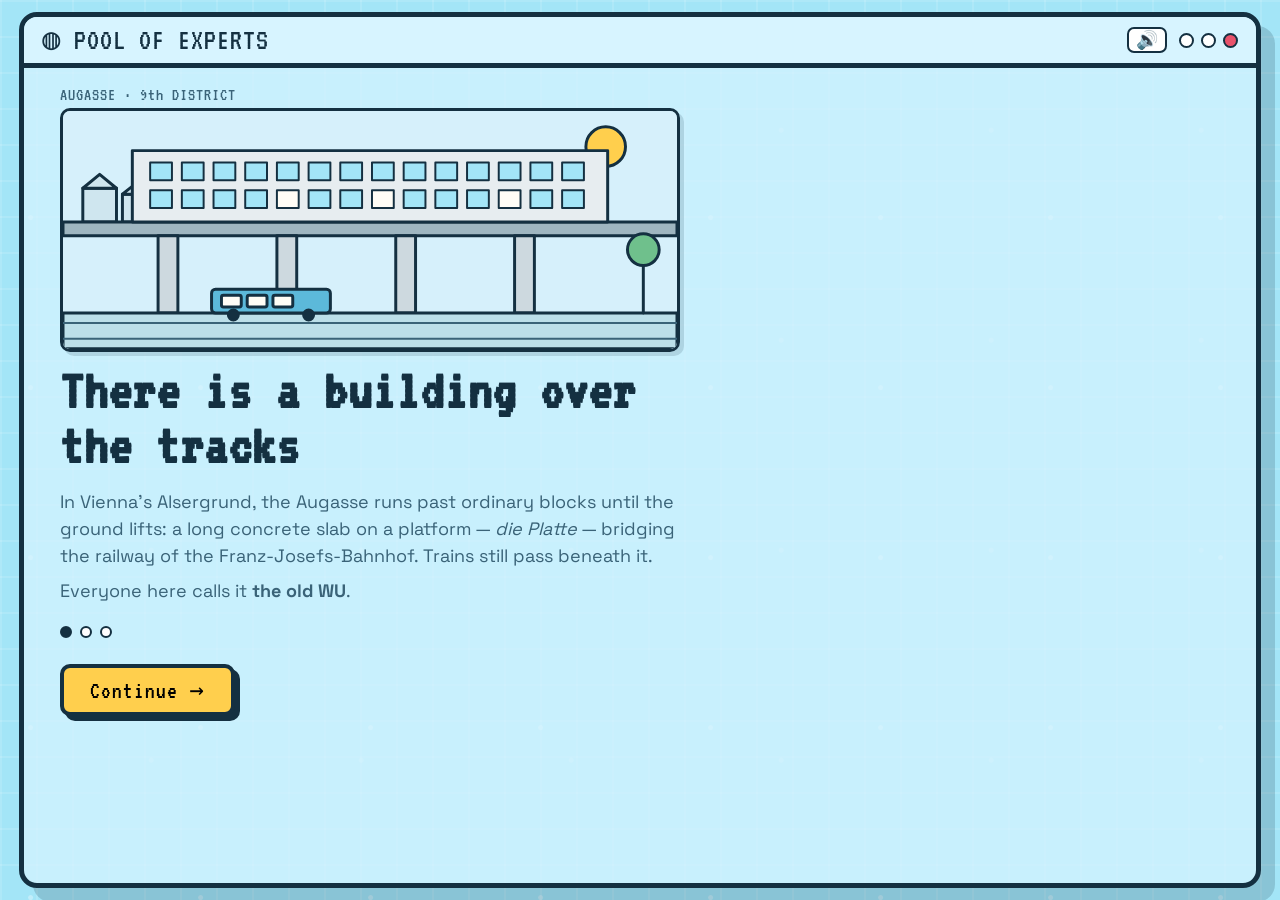
<file: index.html>
<!DOCTYPE html>
<html lang="en">
<head>
<meta charset="UTF-8">
<meta name="viewport" content="width=device-width, initial-scale=1.0">
<title>Pool of Experts</title>
<link href="https://fonts.googleapis.com/css2?family=VT323&family=Space+Grotesk:wght@400;500;700&display=swap" rel="stylesheet">
<link rel="stylesheet" href="style.css?v=20260913-1">
</head>
<body>
<div class="frame">
  <div class="titlebar">
    <span class="logo">◍ POOL OF EXPERTS</span>
    <span class="tag"></span>
    <button class="mute" id="mute" type="button" aria-pressed="false" title="Sound on/off">🔊</button>
    <span class="dots"><i></i><i></i><i></i></span>
  </div>
  <div class="hud" id="hud" style="display:none">
    <button class="gauge money-gauge" id="g-money" type="button" aria-expanded="false" aria-controls="budget-panel">
      <span class="k">💶 Budget <span class="caret">▾</span></span>
      <span class="v" id="hud-money">€3,000,000</span>
      <span class="sub" id="hud-spent">nothing spent yet</span>
    </button>
    <div class="gauge time-gauge" id="g-time" hidden>
      <div class="k">📅 Schedule</div>
      <div class="v" id="hud-weeks">on time</div>
      <div class="sub" id="hud-deadline">deadline: 01 Mar 2027</div>
    </div>
    <div class="gauge rep" id="g-rep" hidden>
      <div class="k">Reputation</div>
      <div class="v" id="hud-repword">Solid</div>
      <div class="bar"><div class="fill" id="hud-repfill" style="width:100%"></div></div>
    </div>
  </div>
  <div class="budget-panel" id="budget-panel" hidden>
    <div class="bstack" id="budget-stack"></div>
    <ul class="legend" id="budget-legend"></ul>
  </div>
  <div class="feed" id="feed" style="display:none">
    <span class="src">Quiet news day</span> — nothing in the papers yet.
  </div>
  <div class="phasebar" id="phasebar"></div>
  <div class="stage" id="stage"></div>
</div>
<script src="data.js?v=20260913-1"></script>
<script src="rules.js?v=20260913-1"></script>
<script src="art.js?v=20260913-1"></script>
<script src="sound.js?v=20260913-1"></script>
<script src="game.js?v=20260913-1"></script>
<script>start();</script>
</body>
</html>
</file>
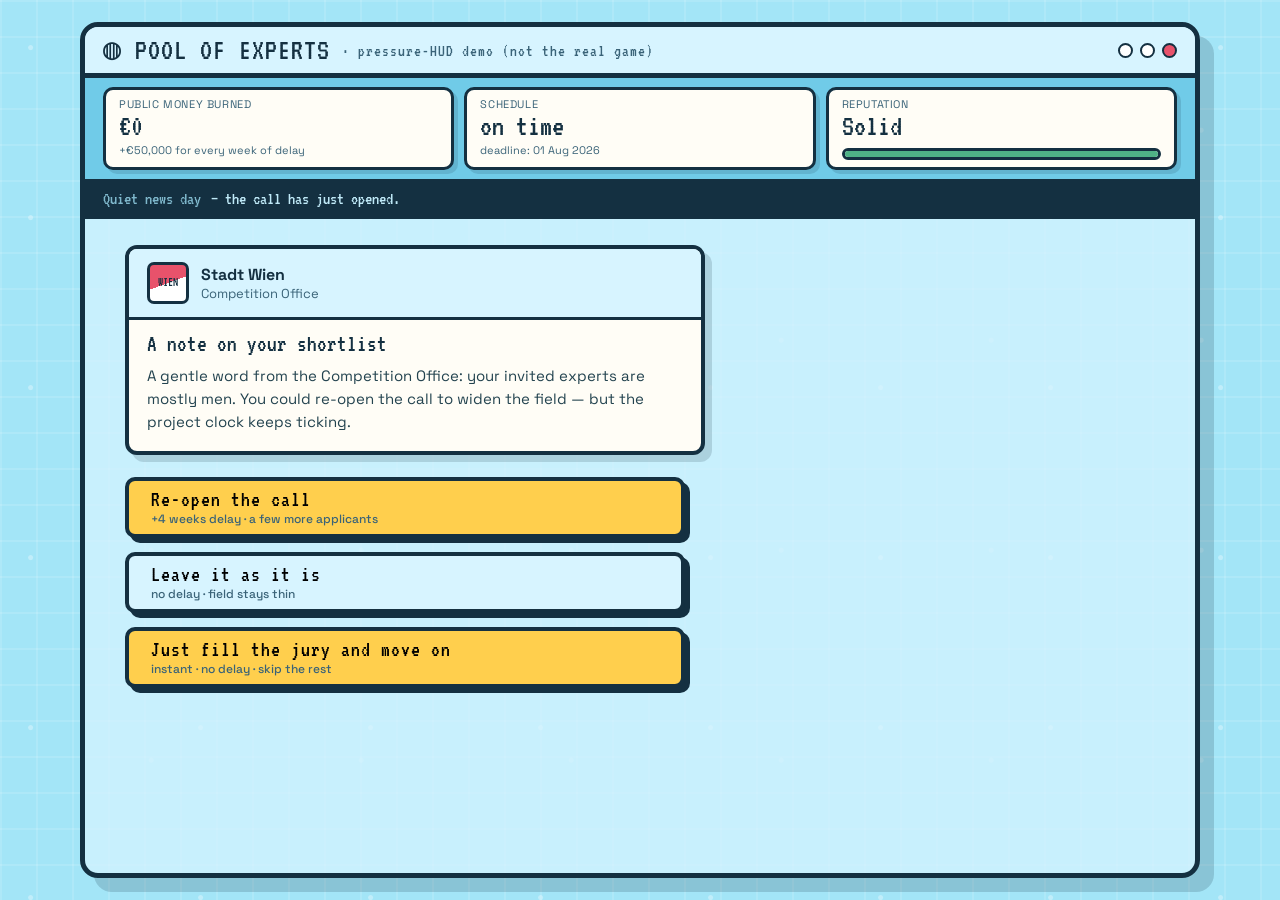
<file: demo-pressure-hud.html>
<!DOCTYPE html>
<html lang="en">
<head>
<meta charset="UTF-8">
<meta name="viewport" content="width=device-width, initial-scale=1.0">
<title>Pool of Experts — Pressure HUD demo</title>
<link href="https://fonts.googleapis.com/css2?family=VT323&family=Space+Grotesk:wght@400;500;700&display=swap" rel="stylesheet">
<style>
:root{
  --water:#a3e5f7; --water-deep:#5cb9da; --ui:#d7f4ff; --ui-head:#70cbe8;
  --pink:#ffc2df; --pink-card:#ffe1ef; --gold:#ffcf4d; --gold-deep:#e8a200;
  --warn:#ff8a5c; --danger:#e8526b; --ink:#143041; --ink-soft:#3a6378;
  --paper:#fffdf6; --ok:#4fb286; --line:#bfe0ec;
}
*{box-sizing:border-box;margin:0;padding:0}
html,body{height:100%}
body{
  font-family:'Space Grotesk',system-ui,sans-serif;color:var(--ink);background:var(--water);
  background-image:
    radial-gradient(circle at 18% 28%, rgba(255,255,255,.32) 0 2px, transparent 3px),
    radial-gradient(circle at 72% 62%, rgba(255,255,255,.22) 0 2px, transparent 3px),
    linear-gradient(rgba(255,255,255,.12) 2px, transparent 2px),
    linear-gradient(90deg, rgba(255,255,255,.12) 2px, transparent 2px);
  background-size:170px 170px,210px 210px,36px 36px,36px 36px;
  min-height:100vh;display:flex;flex-direction:column;
}
img{image-rendering:pixelated}

.frame{width:min(1120px,95vw);margin:22px auto;flex:1;background:rgba(215,244,255,.72);
  border:5px solid var(--ink);border-radius:18px;box-shadow:14px 14px 0 rgba(20,48,65,.18);
  display:flex;flex-direction:column;overflow:hidden}
.titlebar{font-family:'VT323',monospace;background:var(--ui);border-bottom:5px solid var(--ink);
  padding:8px 18px;display:flex;align-items:center;gap:12px;letter-spacing:1px}
.titlebar .logo{font-size:30px;line-height:1}
.titlebar .tag{font-size:17px;color:var(--ink-soft)}
.titlebar .dots{margin-left:auto;display:flex;gap:7px}
.titlebar .dots i{width:15px;height:15px;border:2px solid var(--ink);border-radius:50%;background:#fff}
.titlebar .dots i:last-child{background:var(--danger)}

/* ---- HUD (new, styled to match) ---- */
.hud{display:flex;gap:10px;padding:9px 18px;background:var(--ui-head);
  border-bottom:5px solid var(--ink);flex-wrap:wrap}
.gauge{flex:1;min-width:170px;background:var(--paper);border:3px solid var(--ink);border-radius:10px;
  padding:7px 13px;box-shadow:4px 4px 0 rgba(20,48,65,.14)}
.gauge .k{font-size:11px;color:var(--ink-soft);text-transform:uppercase;letter-spacing:.6px}
.gauge .v{font-family:'VT323',monospace;font-size:30px;line-height:1.05}
.gauge .sub{font-size:11px;color:var(--ink-soft)}
.gauge.flash{animation:flash .5s ease}
@keyframes flash{0%{background:#fff4d6}100%{background:var(--paper)}}
.rep .bar{height:12px;border:3px solid var(--ink);border-radius:6px;background:#fff;margin-top:5px;overflow:hidden}
.rep .fill{height:100%;background:var(--ok);transition:width .4s ease,background .4s ease}

/* ---- PR feed ---- */
.feed{font-family:'VT323',monospace;font-size:18px;background:var(--ink);color:#bfe9f7;
  padding:6px 18px;display:flex;gap:10px;align-items:center;border-bottom:5px solid var(--ink)}
.feed b{color:var(--gold)}.feed .src{color:#7fb8cc}

.stage{flex:1;padding:26px clamp(16px,4vw,40px);overflow-y:auto}

/* ---- buttons (from original) ---- */
.btn{font-family:'VT323',monospace;font-size:22px;letter-spacing:1px;cursor:pointer;
  background:var(--gold);border:4px solid var(--ink);border-radius:10px;padding:7px 22px;
  box-shadow:5px 5px 0 var(--ink);transition:transform .05s,box-shadow .05s;text-align:left}
.btn:hover{transform:translate(2px,2px);box-shadow:3px 3px 0 var(--ink)}
.btn:active{transform:translate(5px,5px);box-shadow:0 0 0 var(--ink)}
.btn.ghost{background:var(--ui)}
.btn .cost{display:block;font-family:'Space Grotesk';font-size:12px;letter-spacing:0;
  color:var(--ink-soft);font-weight:500;margin-top:1px}
.btnbar{display:flex;gap:14px;flex-wrap:wrap;margin-top:22px;align-items:stretch}
.btnbar.col{flex-direction:column;align-items:flex-start}
.btnbar.col .btn{width:100%;max-width:560px}

/* ---- Vienna mail / brief (from original) ---- */
.mail{max-width:580px;background:var(--paper);border:4px solid var(--ink);border-radius:12px;
  box-shadow:7px 7px 0 rgba(20,48,65,.16);overflow:hidden}
.mail .from{display:flex;align-items:center;gap:12px;padding:13px 18px;background:var(--ui);border-bottom:3px solid var(--ink)}
.mail .crest{width:42px;height:42px;flex:0 0 auto;border:3px solid var(--ink);border-radius:7px;
  background:linear-gradient(160deg,#e8526b 0 50%,#fff 50% 100%);display:flex;align-items:center;
  justify-content:center;font-family:'VT323',monospace;font-size:13px;line-height:.9;text-align:center;color:var(--ink)}
.mail .who{font-weight:700}
.mail .who small{display:block;font-weight:400;color:var(--ink-soft);font-size:13px}
.mail .subject{padding:12px 18px 4px;font-family:'VT323',monospace;font-size:24px}
.mail .body{padding:4px 18px 18px;font-size:15px;line-height:1.55;color:#23434f}

/* ---- application/dilemma card (from original) ---- */
.appcard{background:var(--paper);border:3px solid var(--ink);border-radius:12px;padding:18px 20px;
  max-width:620px;box-shadow:6px 6px 0 rgba(20,48,65,.16)}
.appcard .badge{display:inline-block;font-family:'VT323',monospace;font-size:16px;background:var(--ui-head);
  border:2px solid var(--ink);border-radius:6px;padding:0 9px;margin-bottom:8px}
.appcard h2{font-family:'VT323',monospace;font-size:30px;margin-bottom:8px}
.appcard p{font-size:15px;line-height:1.55;color:#23434f;max-width:60ch}
.art{border:3px solid var(--ink);border-radius:10px;overflow:hidden;margin-bottom:12px;box-shadow:4px 4px 0 rgba(20,48,65,.14)}
.art svg{display:block;width:100%;height:auto}

.verdict{background:var(--paper);border:3px solid var(--ink);border-radius:10px;padding:16px 20px;
  max-width:60ch;box-shadow:5px 5px 0 rgba(20,48,65,.15)}
.verdict .tagline{font-family:'VT323',monospace;font-size:26px;margin-bottom:8px}
h1{font-family:'VT323',monospace;font-size:clamp(30px,5vw,46px);line-height:.95;margin-bottom:12px}
</style>
</head>
<body>
<div class="frame">
  <div class="titlebar">
    <span class="logo">◍ POOL OF EXPERTS</span>
    <span class="tag">· pressure-HUD demo (not the real game)</span>
    <span class="dots"><i></i><i></i><i></i></span>
  </div>

  <div class="hud">
    <div class="gauge" id="g-money">
      <div class="k">Public money burned</div>
      <div class="v" id="money">€0</div>
      <div class="sub">+€50,000 for every week of delay</div>
    </div>
    <div class="gauge" id="g-time">
      <div class="k">Schedule</div>
      <div class="v" id="weeks">on time</div>
      <div class="sub" id="deadline">deadline: 01 Aug 2026</div>
    </div>
    <div class="gauge rep" id="g-rep">
      <div class="k">Reputation</div>
      <div class="v" id="repword">Solid</div>
      <div class="bar"><div class="fill" id="repfill" style="width:100%"></div></div>
    </div>
  </div>

  <div class="feed" id="feed"><span class="src">Quiet news day</span> — the call has just opened.</div>
  <div class="stage" id="stage"></div>
</div>

<script>
const WEEK_COST = 50000;
const state = { weeks:0, rep:100, invited:6, women:1, idx:0 };
const fmtEuro = n => "€" + n.toLocaleString("en-GB");

function deadlineStr(){
  const d=new Date(2026,7,1); d.setDate(d.getDate()+state.weeks*7);
  return "deadline: "+d.toLocaleDateString("en-GB",{day:"2-digit",month:"short",year:"numeric"});
}
const repWord = ()=> state.rep>=80?"Solid":state.rep>=55?"Shaky":state.rep>=30?"Damaged":"In crisis";
const repColor= ()=> state.rep>=80?"var(--ok)":state.rep>=55?"var(--gold)":state.rep>=30?"var(--warn)":"var(--danger)";
function flash(id){const g=document.getElementById(id);g.classList.remove("flash");void g.offsetWidth;g.classList.add("flash");}
function renderHUD(){
  document.getElementById("money").textContent=fmtEuro(state.weeks*WEEK_COST);
  document.getElementById("weeks").textContent=state.weeks?"+"+state.weeks+"w late":"on time";
  document.getElementById("deadline").textContent=deadlineStr();
  document.getElementById("repword").textContent=repWord();
  const f=document.getElementById("repfill");f.style.width=state.rep+"%";f.style.background=repColor();
}
function setFeed(src,text){document.getElementById("feed").innerHTML=`<span class="src">${src}</span> — <b>${text}</b>`;}
function apply({weeks=0,rep=0,women=0,invited=0,src,head}){
  if(weeks){state.weeks+=weeks;flash("g-money");flash("g-time");}
  if(rep){state.rep=Math.max(0,Math.min(100,state.rep+rep));flash("g-rep");}
  state.women+=women;state.invited+=invited;renderHUD();
  if(head) setFeed(src||"Stadt Wien",head);
}

/* ---------- art: kitchenette + Austrian tabloid ---------- */
const KITCHEN = `<svg viewBox="0 0 620 200" xmlns="http://www.w3.org/2000/svg" role="img" aria-label="A colleague leaning over the kitchenette counter with two coffees">
  <g stroke="#143041" stroke-width="3" stroke-linejoin="round" stroke-linecap="round">
    <rect x="0" y="0" width="620" height="200" fill="#e8f7fd" stroke="none"/>
    <g stroke="#bfe0ec" stroke-width="2">
      <line x1="40" y1="0" x2="40" y2="150"/><line x1="120" y1="0" x2="120" y2="150"/>
      <line x1="200" y1="0" x2="200" y2="150"/><line x1="280" y1="0" x2="280" y2="150"/>
      <line x1="360" y1="0" x2="360" y2="150"/><line x1="440" y1="0" x2="440" y2="150"/>
      <line x1="520" y1="0" x2="520" y2="150"/>
      <line x1="0" y1="38" x2="620" y2="38"/><line x1="0" y1="76" x2="620" y2="76"/><line x1="0" y1="114" x2="620" y2="114"/>
    </g>
    <rect x="42" y="58" width="74" height="92" rx="8" fill="#fffdf6"/>
    <rect x="42" y="58" width="74" height="20" rx="8" fill="#5cb9da"/>
    <circle cx="100" cy="92" r="7" fill="#ffcf4d"/>
    <rect x="66" y="104" width="26" height="8" rx="3" fill="#3a6378"/>
    <rect x="70" y="120" width="20" height="22" rx="3" fill="#ffc2df"/>
    <path d="M250 96 q-4 -12 4 -22" fill="none" stroke="#9fc7d6"/>
    <path d="M262 96 q4 -12 -4 -22" fill="none" stroke="#9fc7d6"/>
    <rect x="240" y="98" width="34" height="30" rx="5" fill="#ffc2df"/>
    <path d="M274 104 q16 2 0 18" fill="none"/>
    <path d="M300 96 q-4 -12 4 -22" fill="none" stroke="#9fc7d6"/>
    <rect x="292" y="100" width="32" height="28" rx="5" fill="#fffdf6"/>
    <path d="M324 106 q15 2 0 16" fill="none"/>
    <path d="M430 150 v-34 q0 -30 30 -30 h26 q30 0 30 30 v34 z" fill="#5cb9da"/>
    <path d="M430 132 q-26 4 -30 18" fill="#5cb9da"/>
    <circle cx="476" cy="64" r="26" fill="#ffe1ef"/>
    <path d="M452 58 q4 -28 30 -24 q24 2 18 26 q-10 -12 -26 -8 q-14 2 -22 6 z" fill="#3a6378"/>
    <circle cx="468" cy="64" r="2.5" fill="#143041" stroke="none"/>
    <circle cx="484" cy="64" r="2.5" fill="#143041" stroke="none"/>
    <path d="M468 74 q8 7 16 0" fill="none"/>
    <rect x="406" y="28" width="58" height="30" rx="10" fill="#fffdf6"/>
    <path d="M430 58 l-8 12 l16 -8 z" fill="#fffdf6"/>
    <circle cx="422" cy="43" r="2.5" fill="#143041" stroke="none"/>
    <circle cx="435" cy="43" r="2.5" fill="#143041" stroke="none"/>
    <circle cx="448" cy="43" r="2.5" fill="#143041" stroke="none"/>
    <rect x="0" y="148" width="620" height="52" fill="#70cbe8"/>
    <line x1="0" y1="160" x2="620" y2="160" stroke="#3a6378" stroke-width="2"/>
  </g></svg>`;

/* Alte Donau — many people at the water (teaser for the final pool) */
const ALTEDONAU = `<svg viewBox="0 0 620 200" xmlns="http://www.w3.org/2000/svg" role="img" aria-label="Crowds swimming and lounging at the Alte Donau on a summer day, the Donauturm in the background">
  <rect x="0" y="0" width="620" height="200" fill="#d6f0fb"/>
  <circle cx="548" cy="34" r="22" fill="#ffcf4d" stroke="#143041" stroke-width="3"/>
  <g stroke="#143041" stroke-width="3" stroke-linejoin="round" stroke-linecap="round">
    <rect x="0" y="82" width="620" height="22" fill="#8bd0a0" stroke="none"/>
    <!-- Donauturm -->
    <path d="M108 96 L112 40 M112 40 L116 96" fill="none"/>
    <ellipse cx="112" cy="44" rx="17" ry="7" fill="#d7f4ff"/>
    <line x1="112" y1="37" x2="112" y2="28"/>
    <!-- trees -->
    <line x1="206" y1="92" x2="206" y2="80"/><circle cx="206" cy="74" r="12" fill="#6fc08c"/>
    <line x1="250" y1="92" x2="250" y2="82"/><circle cx="250" cy="78" r="10" fill="#6fc08c"/>
    <line x1="420" y1="92" x2="420" y2="80"/><circle cx="420" cy="74" r="12" fill="#6fc08c"/>
    <!-- water -->
    <rect x="0" y="100" width="620" height="100" fill="#5cb9da" stroke="none"/>
    <!-- swimmers (heads in the water — teaser for the pool) -->
    <g>
      <circle cx="70" cy="126" r="9" fill="#ffe1ef"/><path d="M58 132 q12 8 24 0" fill="none" stroke-width="2"/>
      <circle cx="150" cy="138" r="9" fill="#ffd9c2"/><path d="M138 144 q12 8 24 0" fill="none" stroke-width="2"/>
      <circle cx="225" cy="128" r="9" fill="#ffe1ef"/><path d="M213 134 q12 8 24 0" fill="none" stroke-width="2"/>
      <circle cx="470" cy="132" r="9" fill="#ffd9c2"/><path d="M458 138 q12 8 24 0" fill="none" stroke-width="2"/>
      <circle cx="540" cy="146" r="9" fill="#ffe1ef"/><path d="M528 152 q12 8 24 0" fill="none" stroke-width="2"/>
      <circle cx="370" cy="150" r="9" fill="#ffd9c2"/><path d="M358 156 q12 8 24 0" fill="none" stroke-width="2"/>
    </g>
    <!-- pedal boat with two people -->
    <path d="M280 130 q40 22 70 0 z" fill="#ffc2df"/>
    <circle cx="300" cy="120" r="8" fill="#ffe1ef"/><circle cx="330" cy="120" r="8" fill="#ffd9c2"/>
    <!-- ripples on top -->
    <g stroke="#a3e5f7" stroke-width="3" fill="none">
      <path d="M0 112 q20 -6 40 0 t40 0 t40 0 t40 0 t40 0 t40 0 t40 0 t40 0 t40 0 t40 0 t40 0 t40 0 t40 0 t40 0"/>
      <path d="M0 168 q20 -6 40 0 t40 0 t40 0 t40 0 t40 0 t40 0 t40 0 t40 0 t40 0 t40 0 t40 0 t40 0 t40 0 t40 0"/>
    </g>
    <!-- sandy bank with loungers -->
    <rect x="0" y="180" width="620" height="20" fill="#ffe9b8" stroke="none"/>
    <line x1="0" y1="180" x2="620" y2="180"/>
    <rect x="40" y="184" width="60" height="10" rx="3" fill="#ff9bbf"/>
    <circle cx="60" cy="180" r="7" fill="#ffe1ef"/>
    <rect x="180" y="186" width="60" height="9" rx="3" fill="#ffcf4d"/>
    <circle cx="200" cy="182" r="7" fill="#ffd9c2"/>
    <rect x="470" y="185" width="60" height="9" rx="3" fill="#ff9bbf"/>
    <circle cx="500" cy="181" r="7" fill="#ffe1ef"/>
  </g></svg>`;

/* German tabloid front page (Kronen-Zeitung style) */
function newspaper({masthead, mastColor, paper, line1, line2, sub}){
  return `<svg viewBox="0 0 620 250" xmlns="http://www.w3.org/2000/svg" role="img" aria-label="${masthead}: ${line1} ${line2}">
    <g stroke="#143041" stroke-width="3" stroke-linejoin="round">
      <rect x="0" y="0" width="620" height="250" fill="${paper}" stroke="none"/>
      <rect x="0" y="0" width="620" height="48" fill="${mastColor}" stroke="none"/>
      <text x="20" y="35" font-family="'VT323',monospace" font-size="34" fill="#fff" stroke="none" letter-spacing="1">${masthead}</text>
      <path d="M560 14 l8 12 l10 -14 l10 14 l8 -12 v18 h-44 z" fill="#ffcf4d"/>
      <text x="20" y="66" font-family="'Space Grotesk',sans-serif" font-size="11" fill="#3a6378" stroke="none">WIEN · FREITAG · UNABHÄNGIG · € 1,20</text>
      <line x1="0" y1="74" x2="620" y2="74" stroke="#143041" stroke-width="2"/>
      <text x="20" y="118" font-family="'Space Grotesk',sans-serif" font-weight="700" font-size="34" fill="#143041" stroke="none">${line1}</text>
      <text x="20" y="156" font-family="'Space Grotesk',sans-serif" font-weight="700" font-size="34" fill="#143041" stroke="none">${line2}</text>
      <text x="20" y="182" font-family="'Space Grotesk',sans-serif" font-size="14" fill="#3a6378" stroke="none">${sub}</text>
      <rect x="20" y="196" width="150" height="44" rx="4" fill="#d9e7ee"/>
      <g stroke="#c3d5dd" stroke-width="6"><line x1="190" y1="204" x2="600" y2="204"/><line x1="190" y1="218" x2="600" y2="218"/><line x1="190" y1="232" x2="520" y2="232"/></g>
    </g></svg>`;
}
const KRONE = newspaper({masthead:"KRONEN ZEITUNG", mastColor:"#d81e2c", paper:"#fffdf6",
  line1:"Freunderlwirtschaft", line2:"bei der Alten WU?",
  sub:"Vergabe unter Verdacht – Jury soll Bekannte bevorzugt haben."});
const STANDARD = newspaper({masthead:"derStandard", mastColor:"#7a3b8f", paper:"#fbe9df",
  line1:"Jury-Vorsitz will", line2:"Frauen-Vorgabe lockern",
  sub:"Kritik an Plan, die 50/50-Zielvorgabe für die Alte WU aufzuweichen."});

/* ---------- the dilemmas (placeholder copy) ---------- */
const EVENTS = [
  { from:"wien", h:"A note on your shortlist",
    p:"A gentle word from the Competition Office: your invited experts are mostly men. You could re-open the call to widen the field — but the project clock keeps ticking.",
    opts:[
      { b:"Re-open the call", c:"+4 weeks delay · a few more applicants", ghost:false, fx:{weeks:4, head:"Call re-opened to widen the field — start date pushed back."} },
      { b:"Leave it as it is", c:"no delay · field stays thin", ghost:true, fx:{head:"You decide to proceed with the current field."} },
    ]},
  { badge:"The kitchenette", h:"A colleague has a tip",
    p:"Over coffee, a colleague leans in: “I know two brilliant people — want me to put them forward?” It would bring you two more applicants. It would also look a lot like an inside job.",
    opts:[
      { b:"Take the tip", c:"+2 applicants · reputation risk", ghost:false,
        fx:{invited:2, rep:-25, src:"Krone", head:"Freunderlwirtschaft bei der Alten WU?"}, then:"krone" },
      { b:"Decline — keep it clean", c:"no new applicants", ghost:true, fx:{head:"You keep the process at arm's length."} },
    ]},
  { badge:"Summer at the Alte Donau", h:"Holiday season", art:ALTEDONAU,
    p:"Half of Vienna is out at the Alte Donau. Replies trickle in slowly and decisions stall. Nothing you did — just the calendar.",
    opts:[ { b:"Wait it out", c:"+2 weeks delay", ghost:false, fx:{weeks:2, head:"Holiday season slows every reply. Two weeks lost."} } ]},
  { from:"wien", h:"May we invite experts from abroad?",
    p:"You ask the City whether the pool could be widened to architects from outside Austria. The answer takes a while to come back.",
    opts:[ { b:"Send the enquiry", c:"+2 weeks delay · likely a no", ghost:false, fx:{weeks:2, head:"Enquiry answered: the call is restricted to the existing pool. No."} } ]},
  { from:"wien", h:"May we just invite more men?",
    p:"You ask whether the balance target could be relaxed — fill the jury with whoever applied. That, too, has consequences.",
    opts:[ { b:"Ask to relax the target", c:"+2 weeks · reputation hit · a no", ghost:false,
        fx:{weeks:2, rep:-20, src:"Der Standard", head:"Jury-Vorsitz will Frauen-Vorgabe lockern."}, then:"standard" } ]},
];

function optButtons(opts, onPick){
  const bar=document.createElement("div"); bar.className="btnbar col";
  opts.forEach(o=>{
    const b=document.createElement("button");
    b.className="btn"+(o.ghost?" ghost":"");
    b.innerHTML=`${o.b}<span class="cost">${o.c}</span>`;
    b.onclick=()=>onPick(o); bar.appendChild(b);
  });
  // always-present easy button
  const easy=document.createElement("button");
  easy.className="btn";
  easy.innerHTML=`Just fill the jury and move on<span class="cost">instant · no delay · skip the rest</span>`;
  easy.onclick=()=>{ state.idx=EVENTS.length; setFeed("Stadt Wien","Jury filled. The project moves ahead."); renderEnd(); };
  bar.appendChild(easy);
  return bar;
}

function renderEvent(){
  if(state.idx>=EVENTS.length) return renderEnd();
  const e=EVENTS[state.idx], stage=document.getElementById("stage");
  stage.innerHTML="";
  let host;
  if(e.from==="wien"){
    host=document.createElement("div"); host.className="mail";
    host.innerHTML=`<div class="from"><div class="crest">WIEN</div>
      <div class="who">Stadt Wien<small>Competition Office</small></div></div>
      <div class="subject">${e.h}</div><div class="body">${e.p}</div>`;
  } else {
    host=document.createElement("div"); host.className="appcard";
    host.innerHTML=`<span class="badge">${e.badge}</span>${e.art?`<div class="art">${e.art}</div>`:""}<h2>${e.h}</h2><p>${e.p}</p>`;
  }
  stage.appendChild(host);
  stage.appendChild(optButtons(e.opts, o=>{
    apply(o.fx); state.idx++;
    if(o.then==="krone") return renderPress(KRONE, "krone");
    if(o.then==="standard") return renderPress(STANDARD, "standard");
    renderEvent();
  }));
}

function renderPress(paperSVG, kind){
  const stage=document.getElementById("stage"); stage.innerHTML="";
  const card=document.createElement("div"); card.className="appcard";
  card.innerHTML=`<span class="badge">The press picks it up</span><div class="art">${paperSVG}</div>
    <h2>${kind==="krone"?"The headline is out":"It made the papers"}</h2>
    <p>${kind==="krone"
      ? "The cronyism story is spreading. You can bring in a crisis-PR agency to calm it down — or ride it out and risk losing people."
      : "The story is out there now. Nothing to decide — it just sits on your reputation."}</p>`;
  stage.appendChild(card);
  const bar=document.createElement("div"); bar.className="btnbar col";
  if(kind==="krone"){
    const a=document.createElement("button"); a.className="btn";
    a.innerHTML=`Hire crisis PR<span class="cost">−€20,000 (~0.4w) · +2 weeks · reputation recovers</span>`;
    a.onclick=()=>{ apply({weeks:2, rep:+20, src:"Stadt Wien", head:"Statement issued. The story cools down."}); renderEvent(); };
    const b=document.createElement("button"); b.className="btn ghost";
    b.innerHTML=`Ride it out<span class="cost">no cost · a qualified woman withdraws</span>`;
    b.onclick=()=>{ apply({women:-1, rep:-10, src:"Inbox", head:"“Given the press, I'm withdrawing my application.”"}); renderEvent(); };
    bar.appendChild(a); bar.appendChild(b);
  } else {
    const n=document.createElement("button"); n.className="btn";
    n.innerHTML=`Carry on`; n.onclick=()=>renderEvent(); bar.appendChild(n);
  }
  stage.appendChild(bar);
}

function renderEnd(){
  const stage=document.getElementById("stage"); stage.innerHTML="";
  const wrap=document.createElement("div");
  wrap.innerHTML=`<h1>The pressure did its job</h1>
    <div class="verdict"><div class="tagline">Where you landed</div>
    <p style="margin-bottom:10px">Your jury stands at <b>${state.women} women, ${state.invited-state.women} men</b>.
    It cost <b>${fmtEuro(state.weeks*WEEK_COST)}</b> of public money and <b>${state.weeks} weeks</b> of delay,
    with reputation now <b>${repWord().toLowerCase()}</b>.</p>
    <p style="color:var(--ink-soft);font-size:14px">Every path to a fairer panel cost time, money or reputation — and the easy button was always right there. That's the demo's point. (Real reveal, numbers and sources come later.)</p></div>
    <div class="btnbar"><button class="btn" id="again">Play the demo again</button></div>`;
  stage.appendChild(wrap);
  document.getElementById("again").onclick=restart;
}
function restart(){ state.weeks=0;state.rep=100;state.invited=6;state.women=1;state.idx=0;
  renderHUD(); setFeed("Quiet news day","the call has just opened."); renderEvent(); }

renderHUD(); renderEvent();
</script>
</body>
</html>
</file>
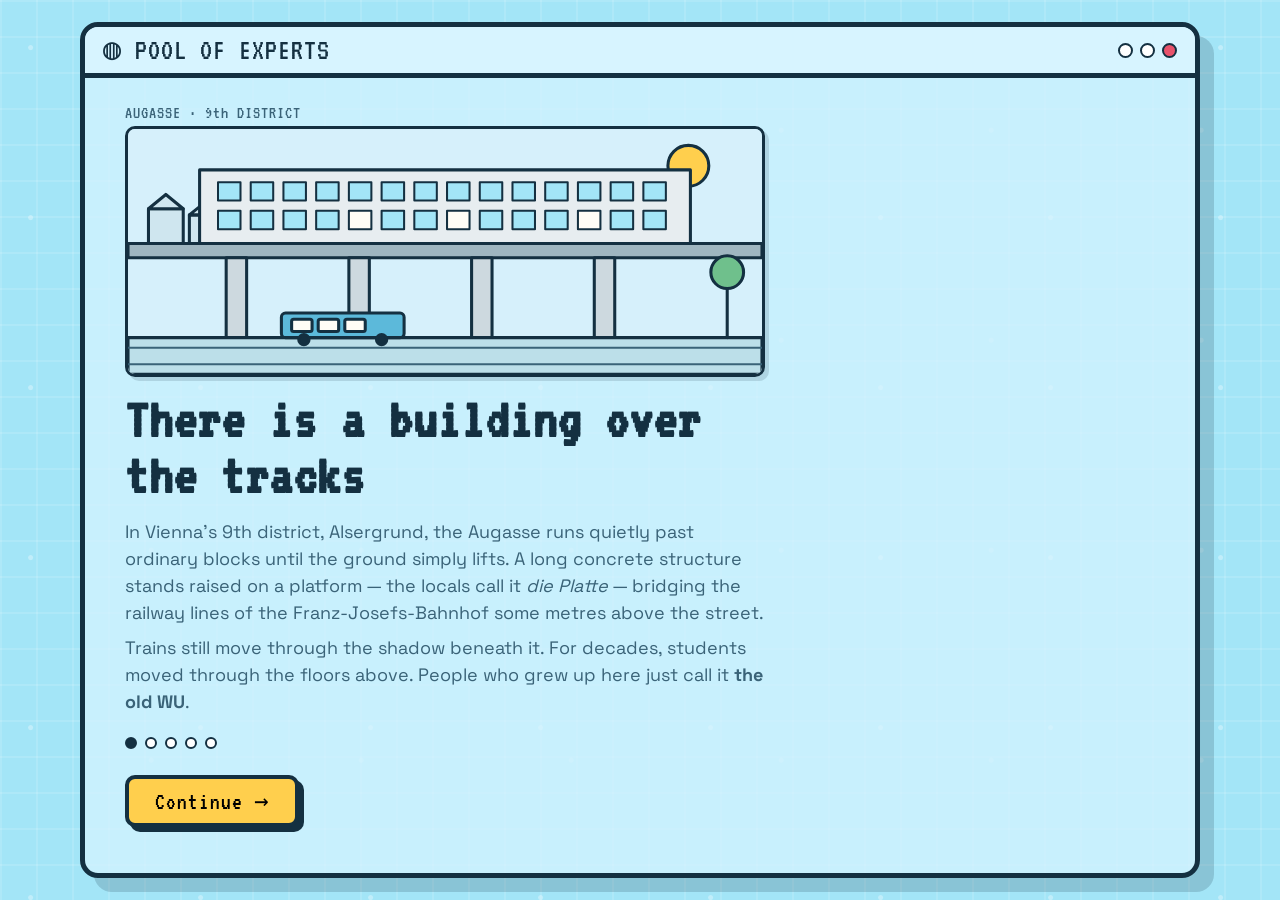
<file: wu-opening-scene.html>
<!DOCTYPE html>
<html lang="en">
<head>
<meta charset="UTF-8">
<meta name="viewport" content="width=device-width, initial-scale=1.0">
<title>Pool of Experts — Opening</title>
<link href="https://fonts.googleapis.com/css2?family=VT323&family=Space+Grotesk:wght@400;500;700&display=swap" rel="stylesheet">
<style>
:root{
  --water:#a3e5f7; --water-deep:#5cb9da; --ui:#d7f4ff; --ui-head:#70cbe8;
  --pink:#ffc2df; --pink-card:#ffe1ef; --tile:#9ae2f6;
  --gold:#ffcf4d; --gold-deep:#e8a200; --warn:#ff8a5c; --danger:#e8526b;
  --ink:#143041; --ink-soft:#3a6378; --paper:#fffdf6; --ok:#4fb286; --line:#bfe0ec;
}
*{box-sizing:border-box;margin:0;padding:0}
html,body{height:100%}
body{
  font-family:'Space Grotesk',system-ui,sans-serif; color:var(--ink);
  background:var(--water);
  background-image:
    radial-gradient(circle at 18% 28%, rgba(255,255,255,.32) 0 2px, transparent 3px),
    radial-gradient(circle at 72% 62%, rgba(255,255,255,.22) 0 2px, transparent 3px),
    linear-gradient(rgba(255,255,255,.12) 2px, transparent 2px),
    linear-gradient(90deg, rgba(255,255,255,.12) 2px, transparent 2px);
  background-size:170px 170px,210px 210px,36px 36px,36px 36px;
  min-height:100vh; display:flex; flex-direction:column;
}
img{image-rendering:pixelated}

.frame{
  width:min(1120px,95vw); margin:22px auto; flex:1;
  background:rgba(215,244,255,.72); border:5px solid var(--ink);
  border-radius:18px; box-shadow:14px 14px 0 rgba(20,48,65,.18);
  display:flex; flex-direction:column; overflow:hidden;
}
.titlebar{
  font-family:'VT323',monospace; background:var(--ui);
  border-bottom:5px solid var(--ink); padding:8px 18px;
  display:flex; align-items:center; gap:12px; letter-spacing:1px;
}
.titlebar .logo{font-size:30px;line-height:1}
.titlebar .tag{font-size:17px;color:var(--ink-soft);margin-left:2px}
.titlebar .dots{margin-left:auto;display:flex;gap:7px}
.titlebar .dots i{width:15px;height:15px;border:2px solid var(--ink);border-radius:50%;background:#fff}
.titlebar .dots i:last-child{background:var(--danger)}

.stage{flex:1;padding:26px clamp(16px,4vw,40px);overflow-y:auto}

h1{font-family:'VT323',monospace;font-size:clamp(34px,6vw,58px);line-height:.95;letter-spacing:1px;margin-bottom:14px}
h2{font-family:'VT323',monospace;font-size:clamp(24px,4vw,38px);margin-bottom:10px}
.lede{font-size:18px;max-width:60ch;line-height:1.5;color:var(--ink-soft);margin-bottom:8px}
p{line-height:1.55;max-width:64ch}
.spacer{height:16px}

.btn{
  font-family:'VT323',monospace; font-size:24px; letter-spacing:1px; cursor:pointer;
  background:var(--gold); border:4px solid var(--ink); border-radius:10px;
  padding:8px 26px; box-shadow:5px 5px 0 var(--ink); transition:transform .05s,box-shadow .05s;
}
.btn:hover{transform:translate(2px,2px);box-shadow:3px 3px 0 var(--ink)}
.btn:active{transform:translate(5px,5px);box-shadow:0 0 0 var(--ink)}
.btn:disabled{cursor:not-allowed;opacity:.45;background:#cfe6ef;box-shadow:5px 5px 0 rgba(20,48,65,.3)}
.btn.ghost{background:var(--ui)}
.btnbar{display:flex;gap:14px;flex-wrap:wrap;margin-top:26px;align-items:center}

.slide{max-width:64ch}
.art{border:3px solid var(--ink);border-radius:10px;overflow:hidden;margin-bottom:16px;box-shadow:4px 4px 0 rgba(20,48,65,.14)}
.art svg{display:block;width:100%;height:auto}

.beatlabel{font-family:'VT323',monospace;font-size:18px;color:var(--ink-soft);letter-spacing:1px;margin-bottom:4px}

/* beat progress dots */
.dotnav{display:flex;gap:8px;margin-top:22px}
.dotnav i{width:12px;height:12px;border:2px solid var(--ink);border-radius:50%;background:#fff}
.dotnav i.on{background:var(--ink)}

/* gentle entrance */
.fadein{animation:fadein .35s ease}
@keyframes fadein{from{opacity:0;transform:translateY(8px)}to{opacity:1;transform:none}}

@media (max-width:560px){
  .frame{width:97vw;margin:10px auto}
}
@media (prefers-reduced-motion:reduce){*{animation:none!important;transition:none!important}}
</style>
</head>
<body>
<div class="frame">
  <div class="titlebar">
    <span class="logo">◍ POOL OF EXPERTS</span>
    <span class="tag"></span>
    <span class="dots"><i></i><i></i><i></i></span>
  </div>
  <div class="stage" id="stage"></div>
</div>

<script>
/* ==========================================================================
   POOL OF EXPERTS — opening story scene (standalone)
   Multi-beat place-setter for the Alte WU (Augasse, Alsergrund) before any
   mechanic starts. Ends on a CTA that hands off exactly like game.js's intro.
   NO theme spoilers: no "bias", "gender", "discrimination", "quota", ratios.
   ========================================================================== */

const stage = document.getElementById("stage");
function el(h){const t=document.createElement("template");t.innerHTML=h.trim();return t.content.firstElementChild;}

/* ---------- SVG art: the Alte WU over the railway (flat, thick-ink, limited palette) ----------
   Style matched to demo-pressure-hud.html / game.js: stroke #143041 width 3,
   stroke-linejoin/linecap round, palette = --water/--water-deep/--gold/--paper/--ok/--ink. */
const ALTEWU_SVG = `<svg viewBox="0 0 620 240" xmlns="http://www.w3.org/2000/svg" role="img" aria-label="The old WU campus: a long concrete building raised on a platform over the railway tracks of the Franz-Josefs-Bahnhof, Augasse, Vienna">
  <rect x="0" y="0" width="620" height="240" fill="#d6f0fb" stroke="none"/>
  <circle cx="548" cy="36" r="20" fill="#ffcf4d" stroke="#143041" stroke-width="3"/>
  <g stroke="#143041" stroke-width="3" stroke-linejoin="round" stroke-linecap="round">
    <!-- distant Gründerzeit rooftops of the Augasse -->
    <g fill="#cfe6ef">
      <rect x="20" y="78" width="34" height="34"/>
      <path d="M20 78 l17 -14 l17 14 z"/>
      <rect x="60" y="84" width="30" height="28"/>
      <path d="M60 84 l15 -12 l15 12 z"/>
    </g>
    <!-- the platform ("die Platte") raised over the tracks -->
    <rect x="0" y="112" width="620" height="14" fill="#9fb6c0"/>
    <!-- the long concrete slab building (UZA 1) -->
    <rect x="70" y="40" width="480" height="72" fill="#e7edf0"/>
    <!-- grid of windows -->
    <g fill="#a3e5f7" stroke-width="2">
      <rect x="88" y="52" width="22" height="18"/><rect x="120" y="52" width="22" height="18"/>
      <rect x="152" y="52" width="22" height="18"/><rect x="184" y="52" width="22" height="18"/>
      <rect x="216" y="52" width="22" height="18"/><rect x="248" y="52" width="22" height="18"/>
      <rect x="280" y="52" width="22" height="18"/><rect x="312" y="52" width="22" height="18"/>
      <rect x="344" y="52" width="22" height="18"/><rect x="376" y="52" width="22" height="18"/>
      <rect x="408" y="52" width="22" height="18"/><rect x="440" y="52" width="22" height="18"/>
      <rect x="472" y="52" width="22" height="18"/><rect x="504" y="52" width="22" height="18"/>
      <rect x="88" y="80" width="22" height="18"/><rect x="120" y="80" width="22" height="18"/>
      <rect x="152" y="80" width="22" height="18"/><rect x="184" y="80" width="22" height="18"/>
      <rect x="216" y="80" width="22" height="18" fill="#fffdf6"/><rect x="248" y="80" width="22" height="18"/>
      <rect x="280" y="80" width="22" height="18"/><rect x="312" y="80" width="22" height="18" fill="#fffdf6"/>
      <rect x="344" y="80" width="22" height="18"/><rect x="376" y="80" width="22" height="18"/>
      <rect x="408" y="80" width="22" height="18"/><rect x="440" y="80" width="22" height="18" fill="#fffdf6"/>
      <rect x="472" y="80" width="22" height="18"/><rect x="504" y="80" width="22" height="18"/>
    </g>
    <!-- concrete support pillars carrying the slab down to track level -->
    <rect x="96" y="126" width="20" height="78" fill="#cdd9df"/>
    <rect x="216" y="126" width="20" height="78" fill="#cdd9df"/>
    <rect x="336" y="126" width="20" height="78" fill="#cdd9df"/>
    <rect x="456" y="126" width="20" height="78" fill="#cdd9df"/>
    <!-- the active goods railway running underneath -->
    <rect x="0" y="204" width="620" height="36" fill="#bcdfe9"/>
    <g stroke="#3a6378" stroke-width="2">
      <line x1="0" y1="214" x2="620" y2="214"/>
      <line x1="0" y1="230" x2="620" y2="230"/>
    </g>
    <!-- a small train passing through the shadow under the platform -->
    <rect x="150" y="180" width="120" height="24" rx="4" fill="#5cb9da"/>
    <rect x="160" y="186" width="20" height="12" rx="2" fill="#fffdf6"/>
    <rect x="186" y="186" width="20" height="12" rx="2" fill="#fffdf6"/>
    <rect x="212" y="186" width="20" height="12" rx="2" fill="#fffdf6"/>
    <circle cx="172" cy="206" r="5" fill="#143041"/>
    <circle cx="248" cy="206" r="5" fill="#143041"/>
    <!-- a lone tree of the Augasse, surviving at the edge -->
    <line x1="586" y1="204" x2="586" y2="150"/>
    <circle cx="586" cy="140" r="16" fill="#6fc08c"/>
  </g>
</svg>`;

/* ---------- the beats ----------
   3-5 short narrative beats: building, history, the people who passed through,
   the neighbourhood, and the fact that its future is being decided now. */
const BEATS = [
  {
    label:"AUGASSE · 9th DISTRICT",
    art: ALTEWU_SVG,
    h:"There is a building over the tracks",
    body:`
      <p class="lede">In Vienna's 9th district, Alsergrund, the Augasse runs quietly past
      ordinary blocks until the ground simply lifts. A long concrete structure stands raised
      on a platform — the locals call it <em>die Platte</em> — bridging the railway lines of the
      Franz-Josefs-Bahnhof some metres above the street.</p>
      <p class="lede">Trains still move through the shadow beneath it. For decades, students moved
      through the floors above. People who grew up here just call it <strong>the old WU</strong>.</p>`
  },
  {
    label:"1975 — TODAY",
    h:"A campus the city built, then outgrew",
    body:`
      <p class="lede">It went up in the mid-1970s as the railway platform was constructed,
      and from 1982 it housed the Vienna University of Economics and Business.
      <!-- TODO: verify / fill from briefing — architects (briefing names "Büro Kurt Hlaweniczka" but flags as unverified) --></p>
      <p class="lede">The WU moved on to a new campus in 2013. The University of Vienna held part of it
      until 2021. Then the lecture halls fell silent. The signs came down, the corridors emptied,
      and a building made for tens of thousands of people was left waiting — half in use, half asleep.</p>`
  },
  {
    label:"GENERATIONS",
    h:"Almost everyone here knows it",
    body:`
      <p class="lede">Ask around the Augasse and the stories come easily. The first exam taken on the
      upper floors. The coffee from the machine that never quite worked. The friends made in a stairwell,
      the all-nighters, the graduation walked out through those doors.</p>
      <p class="lede">It was never a postcard. It was a place that decades of ordinary life passed through —
      and the kind of building a neighbourhood quietly measures itself against, even when it's standing empty.</p>`
  },
  {
    label:"NOW",
    h:"And now its future is open",
    body:`
      <p class="lede">The city has decided: the old WU will not stay as it is. The plan is to turn
      this concrete island over the tracks into a new education campus — open to the street again,
      greener, made for many thousands of people once more.</p>
      <p class="lede">But what it becomes is not yet decided. A competition is under way to choose the
      vision that wins. And a competition needs a jury — a small group of experts trusted to decide,
      on everyone's behalf, what this piece of Vienna turns into next.</p>`
  },
  {
    label:"YOUR PART",
    h:"That jury is your job",
    body:`
      <p class="lede">Choosing those experts is the task in front of you. You have a shortlist of
      candidates, a budget, and a deadline. The city is watching. The clock is already running.</p>
      <p class="lede">Pick the best people. That's the whole job.</p>`,
    cta:true
  }
];

let step = 0;

function render(){
  stage.scrollTop = 0;
  stage.innerHTML = "";
  const b = BEATS[step];
  const last = step === BEATS.length - 1;

  const wrap = el(`<div class="slide fadein"></div>`);
  wrap.appendChild(el(`<div class="beatlabel">${b.label}</div>`));
  if(b.art) wrap.appendChild(el(`<div class="art">${b.art}</div>`));
  wrap.appendChild(el(`<h1>${b.h}</h1>`));
  const bodyHost = el(`<div></div>`);
  bodyHost.innerHTML = b.body;
  while(bodyHost.firstChild) wrap.appendChild(bodyHost.firstChild);

  // progress dots
  const nav = el(`<div class="dotnav"></div>`);
  BEATS.forEach((_,i)=>nav.appendChild(el(`<i class="${i===step?"on":""}"></i>`)));
  wrap.appendChild(nav);

  // buttons
  const bar = el(`<div class="btnbar"></div>`);
  if(step > 0){
    const back = el(`<button class="btn ghost">Back</button>`);
    back.onclick = ()=>{ step--; render(); };
    bar.appendChild(back);
  }
  if(!last){
    const next = el(`<button class="btn">Continue →</button>`);
    next.onclick = ()=>{ step++; render(); };
    bar.appendChild(next);
  } else {
    // final CTA — mirrors game.js intro handing off into the brief
    const go = el(`<button class="btn" id="go">Open the brief</button>`);
    go.onclick = startGame;
    bar.appendChild(go);
  }
  wrap.appendChild(bar);
  stage.appendChild(wrap);
}

function startGame(){
  // In the real game, this is where the opening hands off into Phase 1
  // (game.js: go("p1")). Standalone here, so it just confirms the handoff.
  stage.scrollTop = 0;
  stage.innerHTML = "";
  stage.appendChild(el(`
    <div class="slide fadein">
      <div class="beatlabel">BRIEF</div>
      <h1>The brief is open</h1>
      <p class="lede">From here, the game proper begins — you start building the jury.</p>
      <p class="lede" style="font-size:14px">(Standalone opening scene. In the full game this button
      hands off into Phase&nbsp;1, exactly like the intro in <code>game.js</code>.)</p>
      <div class="btnbar"><button class="btn ghost" id="restart">Replay the opening</button></div>
    </div>`));
  document.getElementById("restart").onclick = ()=>{ step=0; render(); };
}

render();
</script>
</body>
</html>
</file>
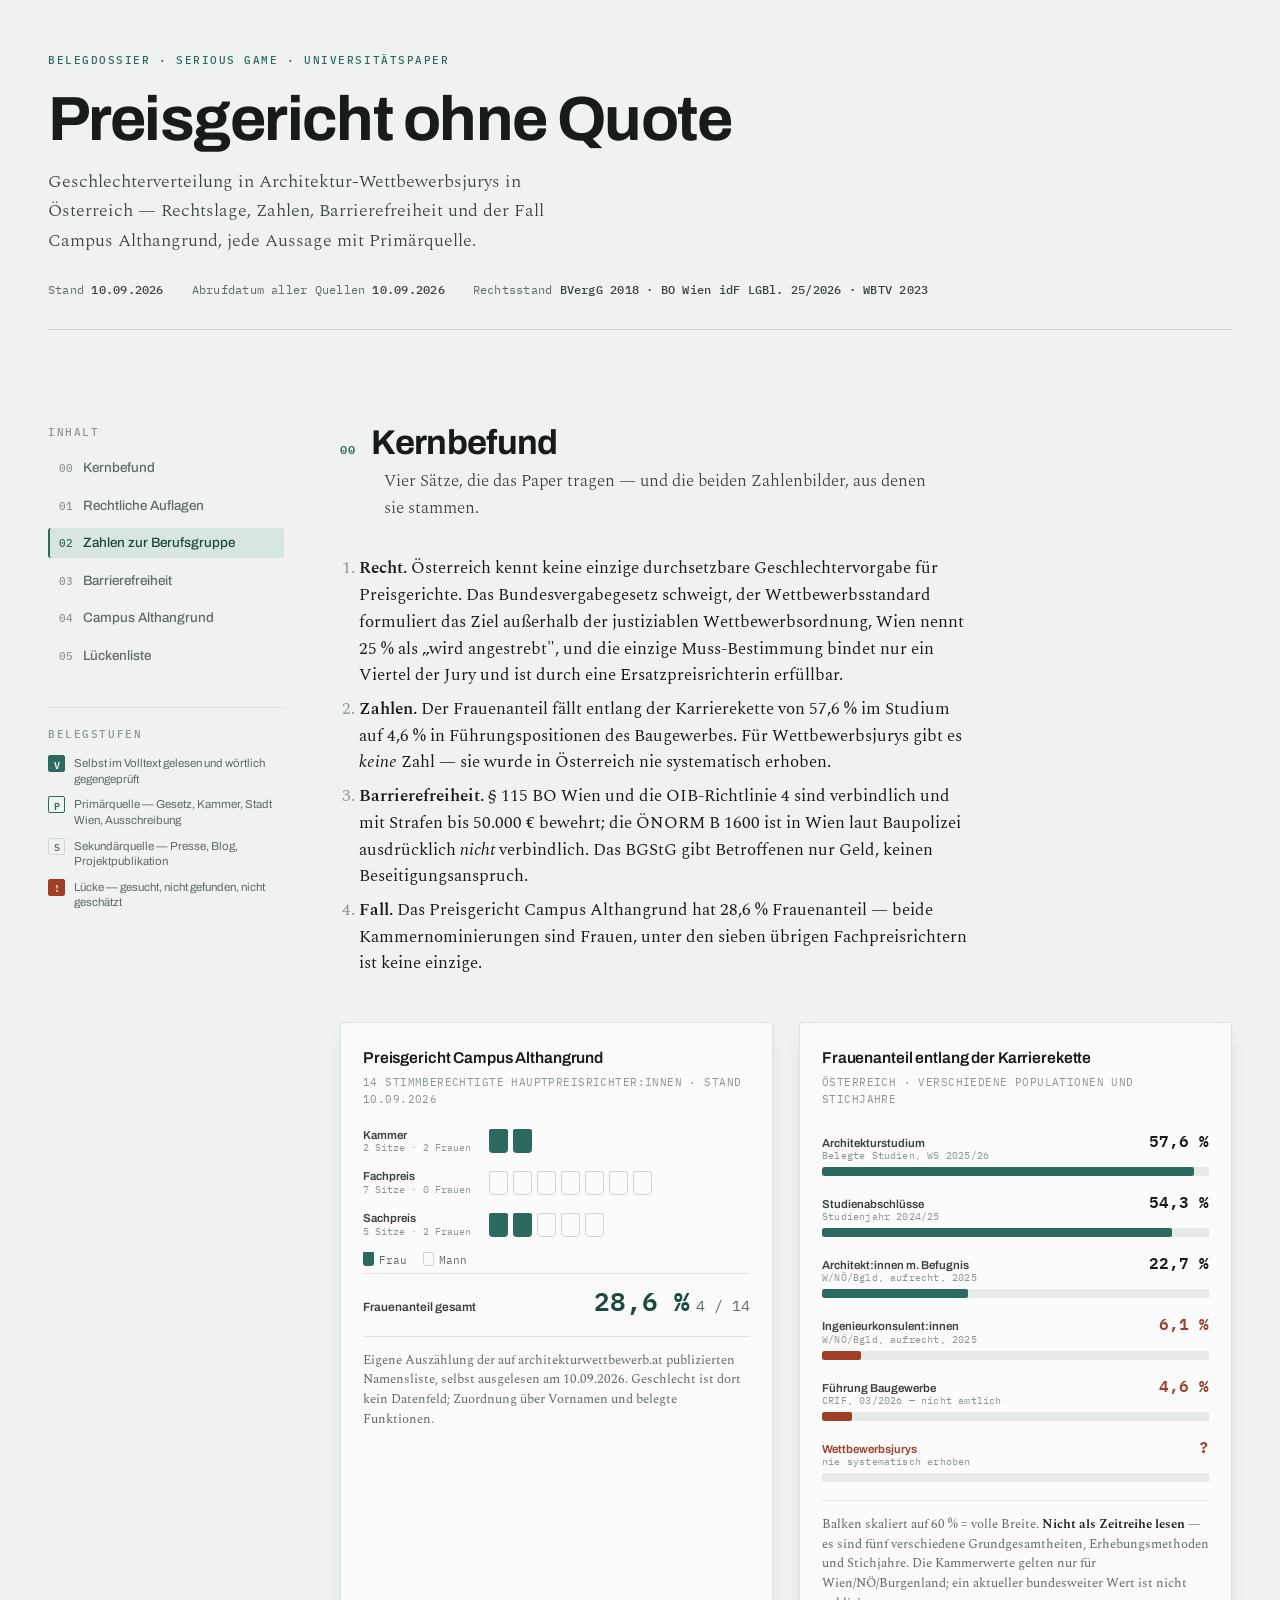
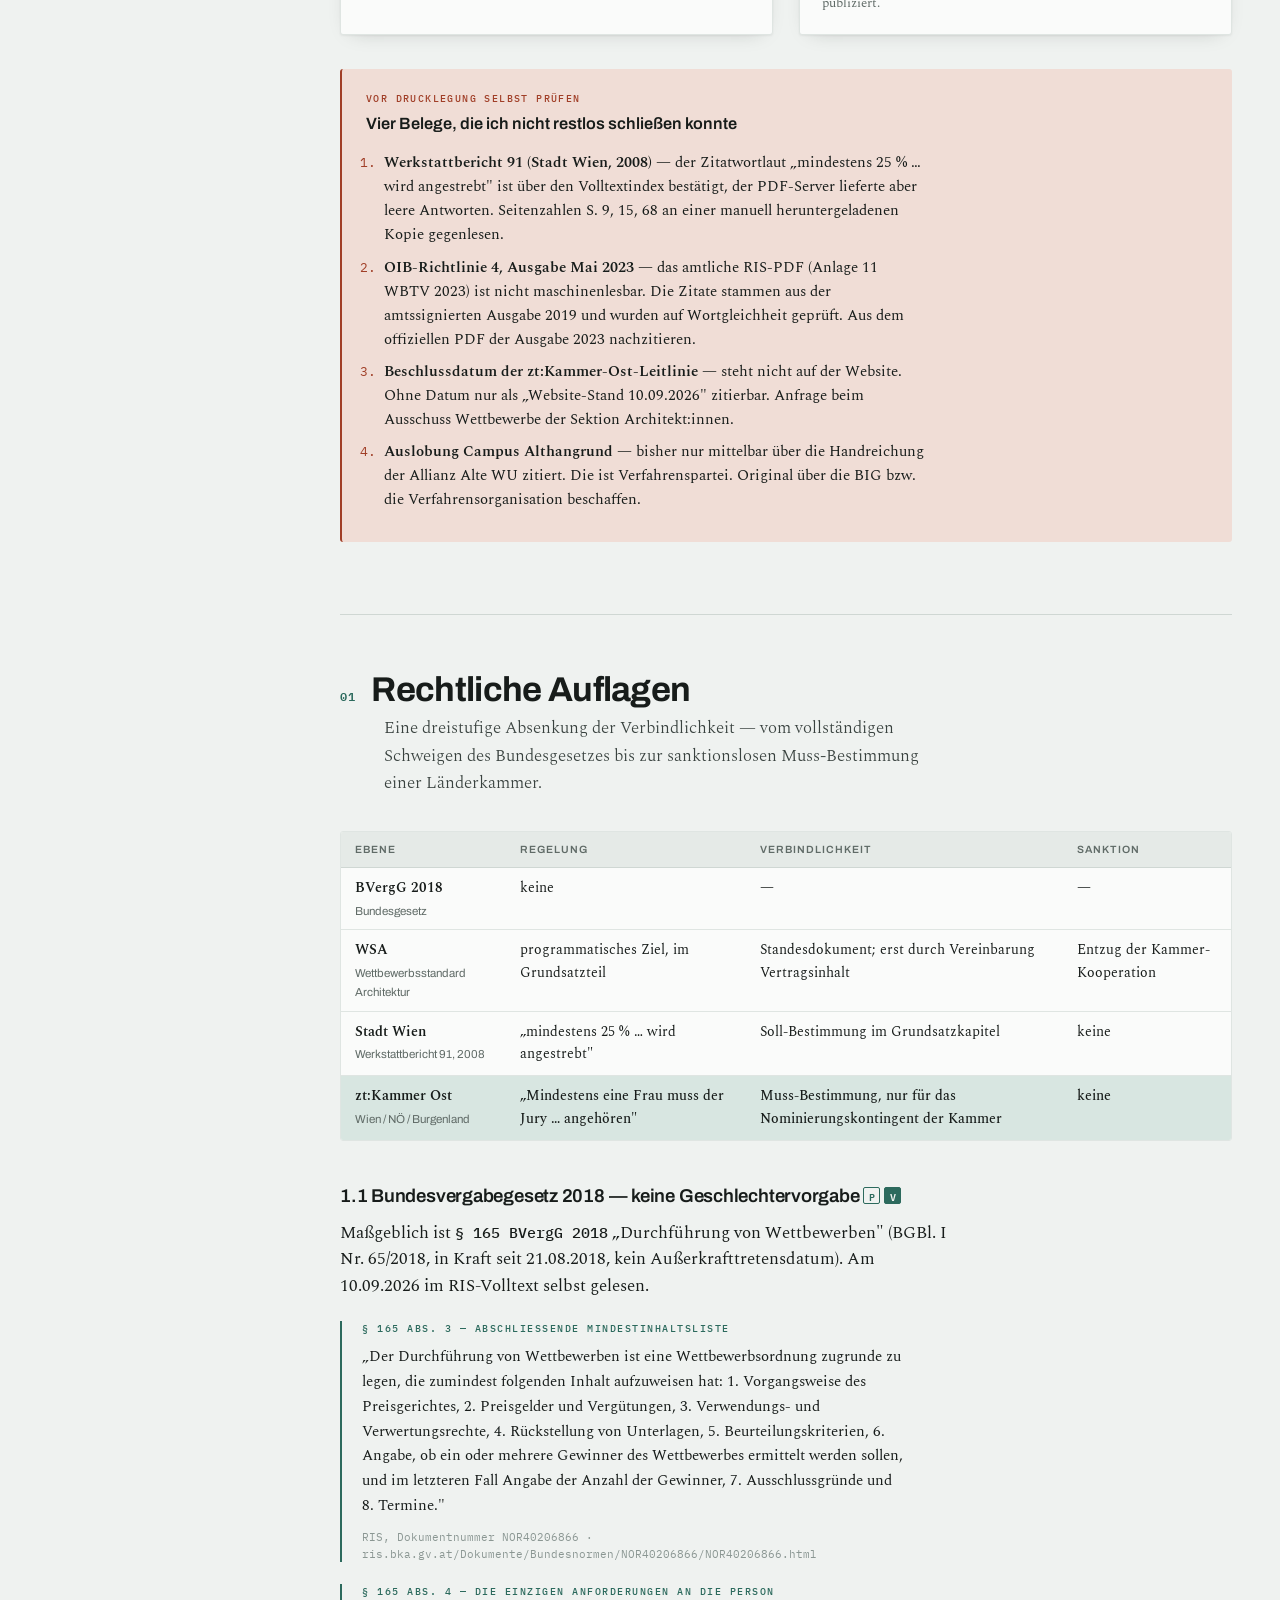
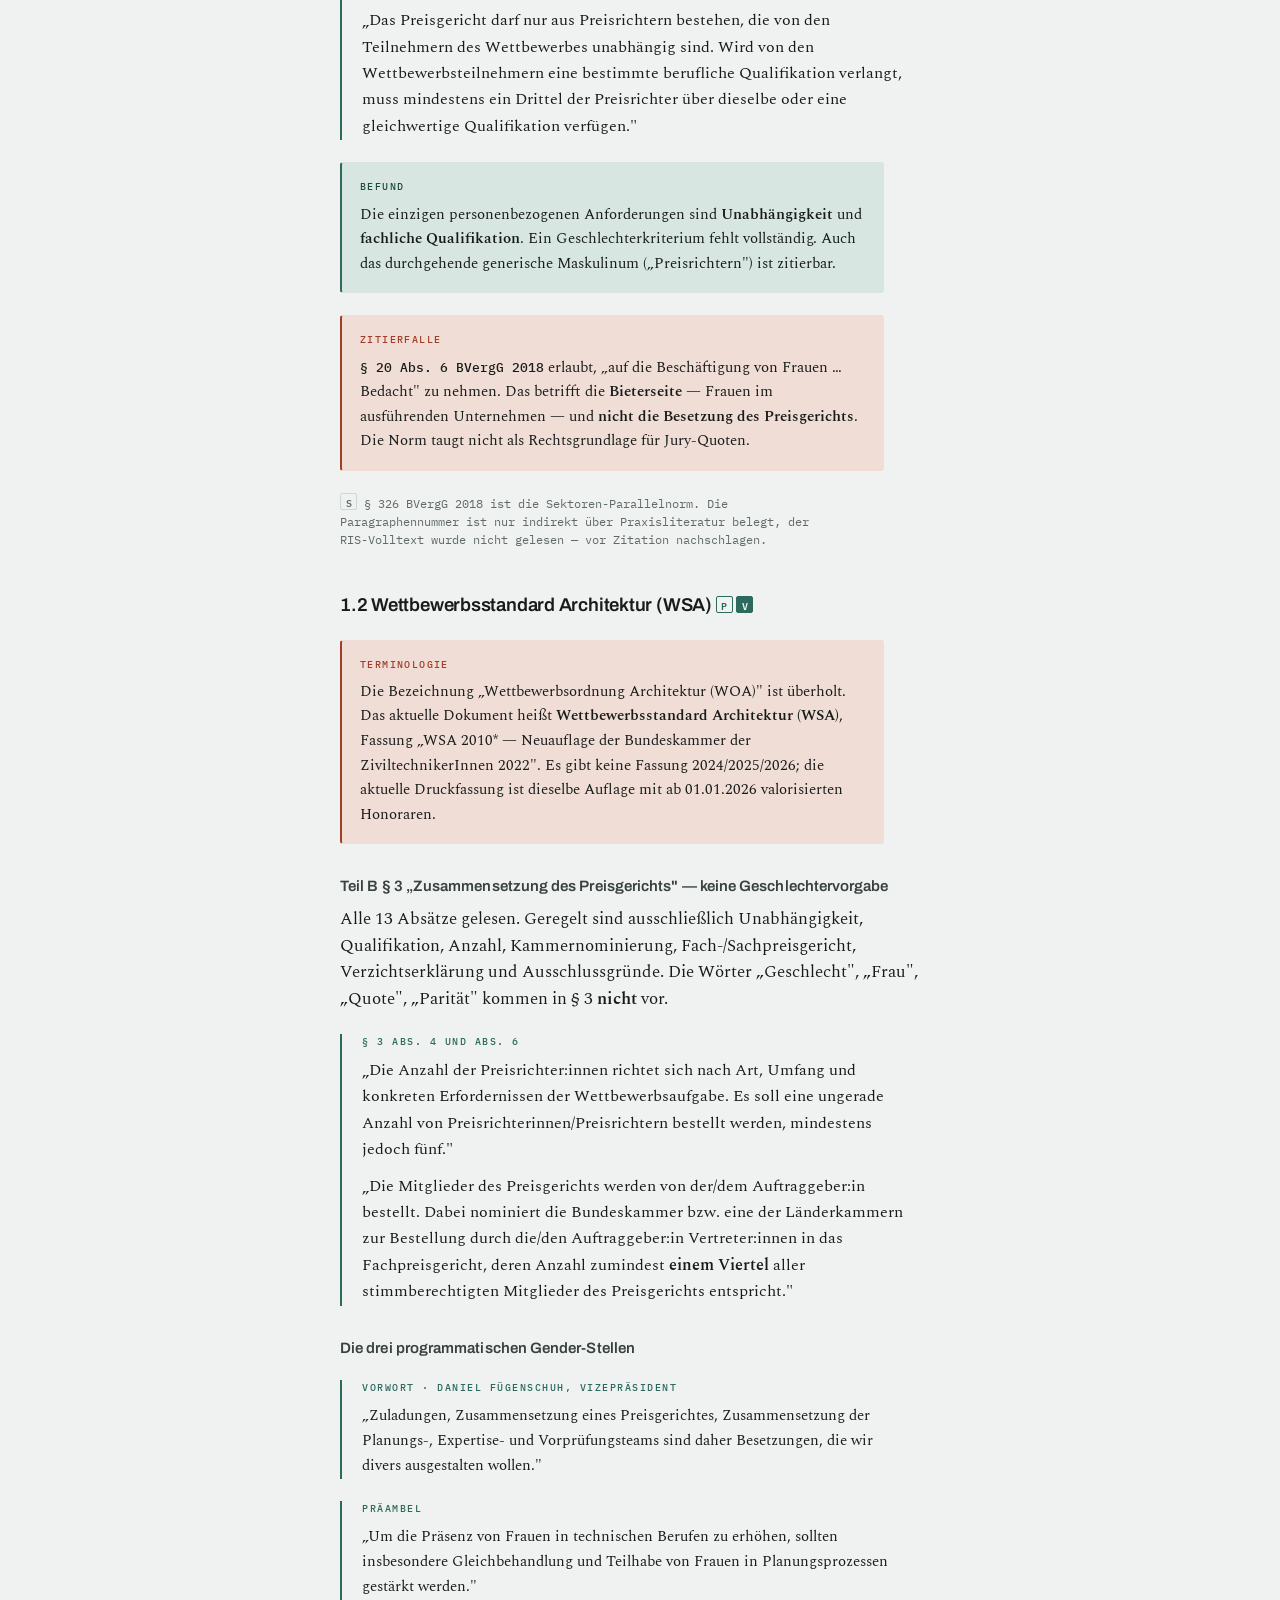
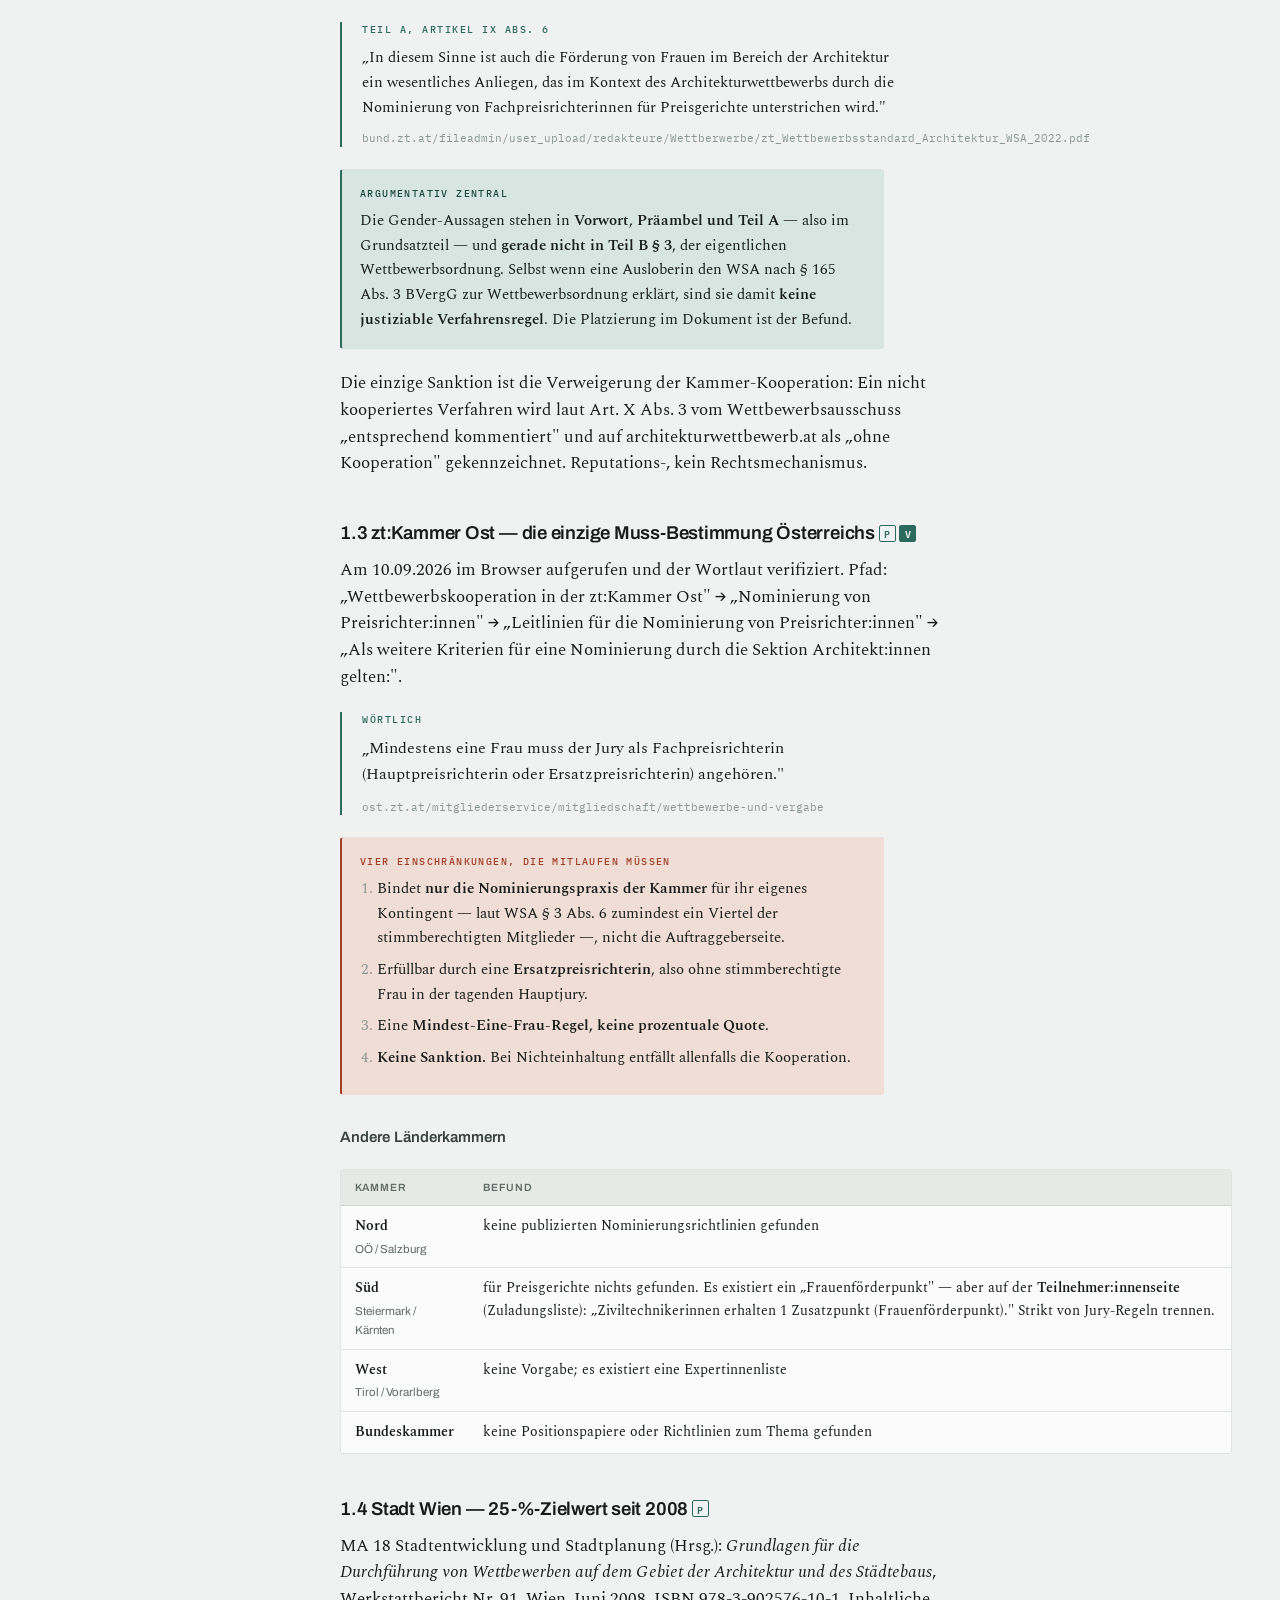
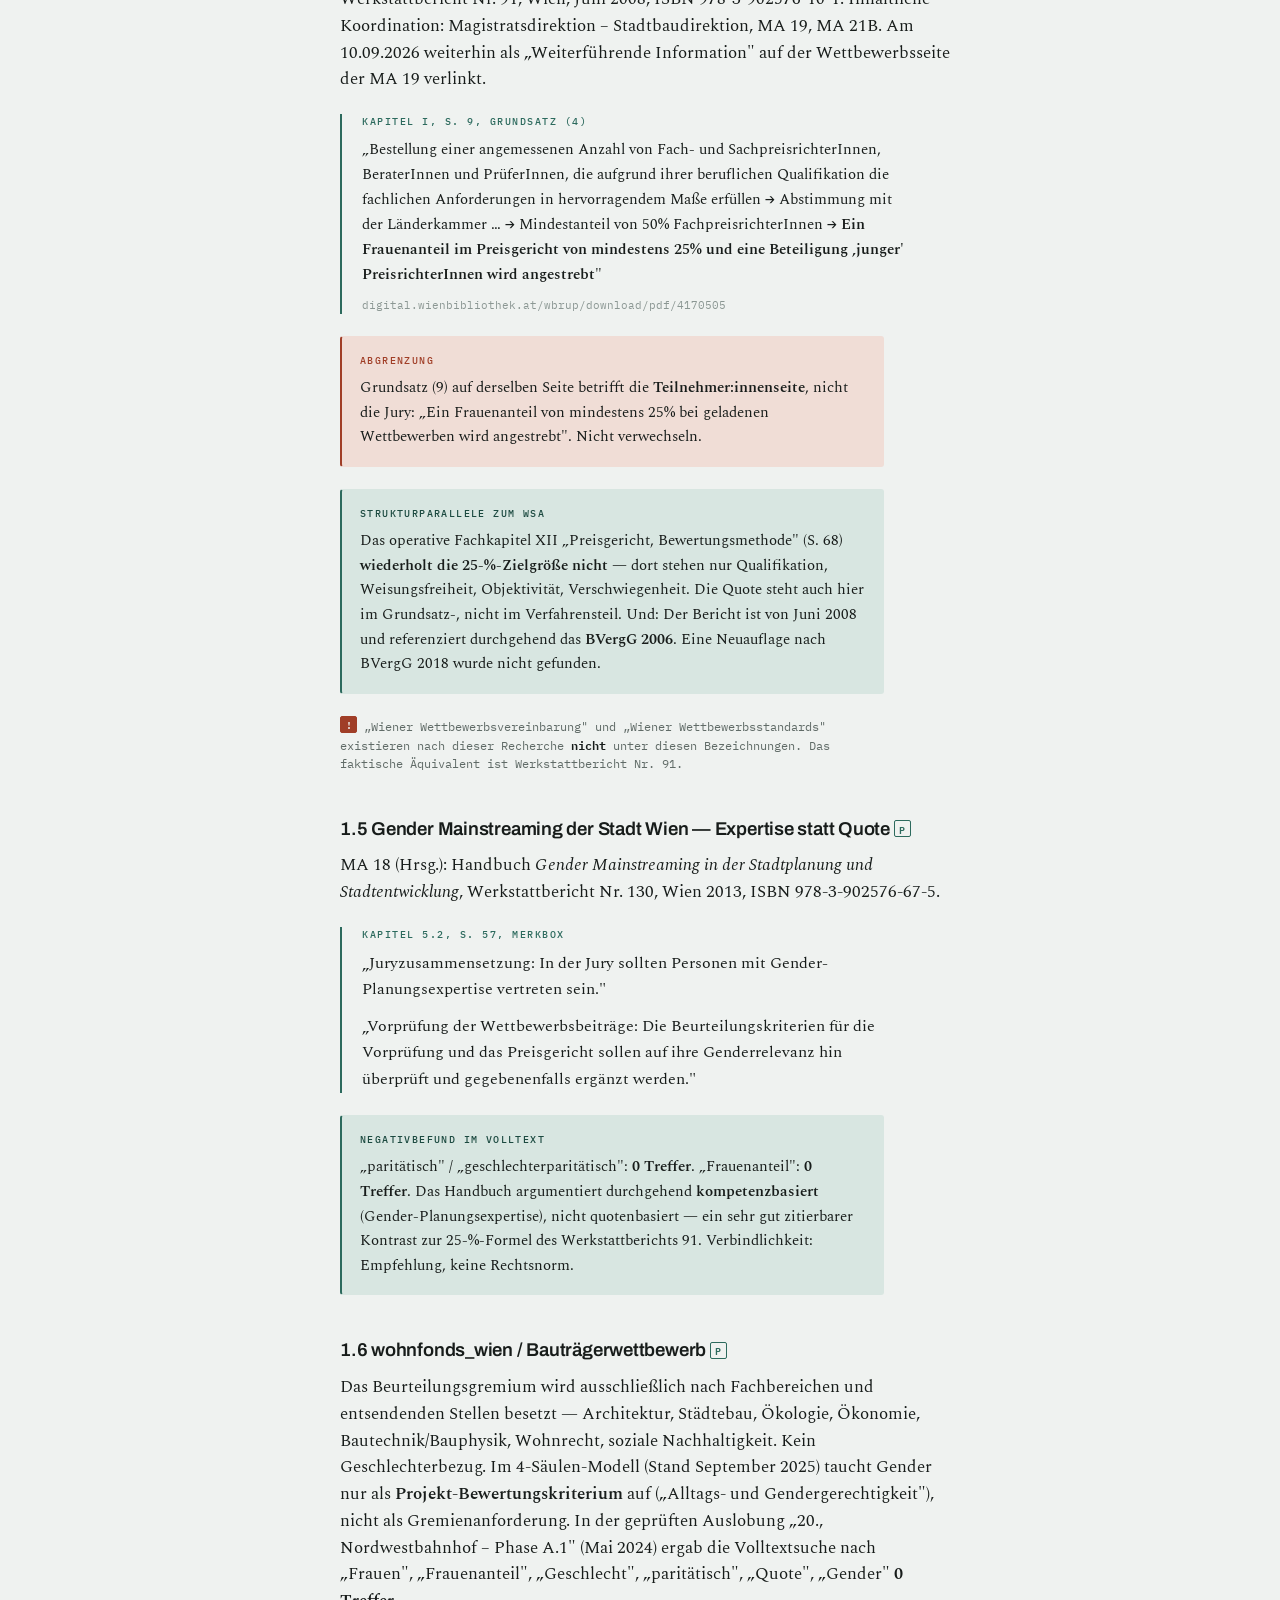
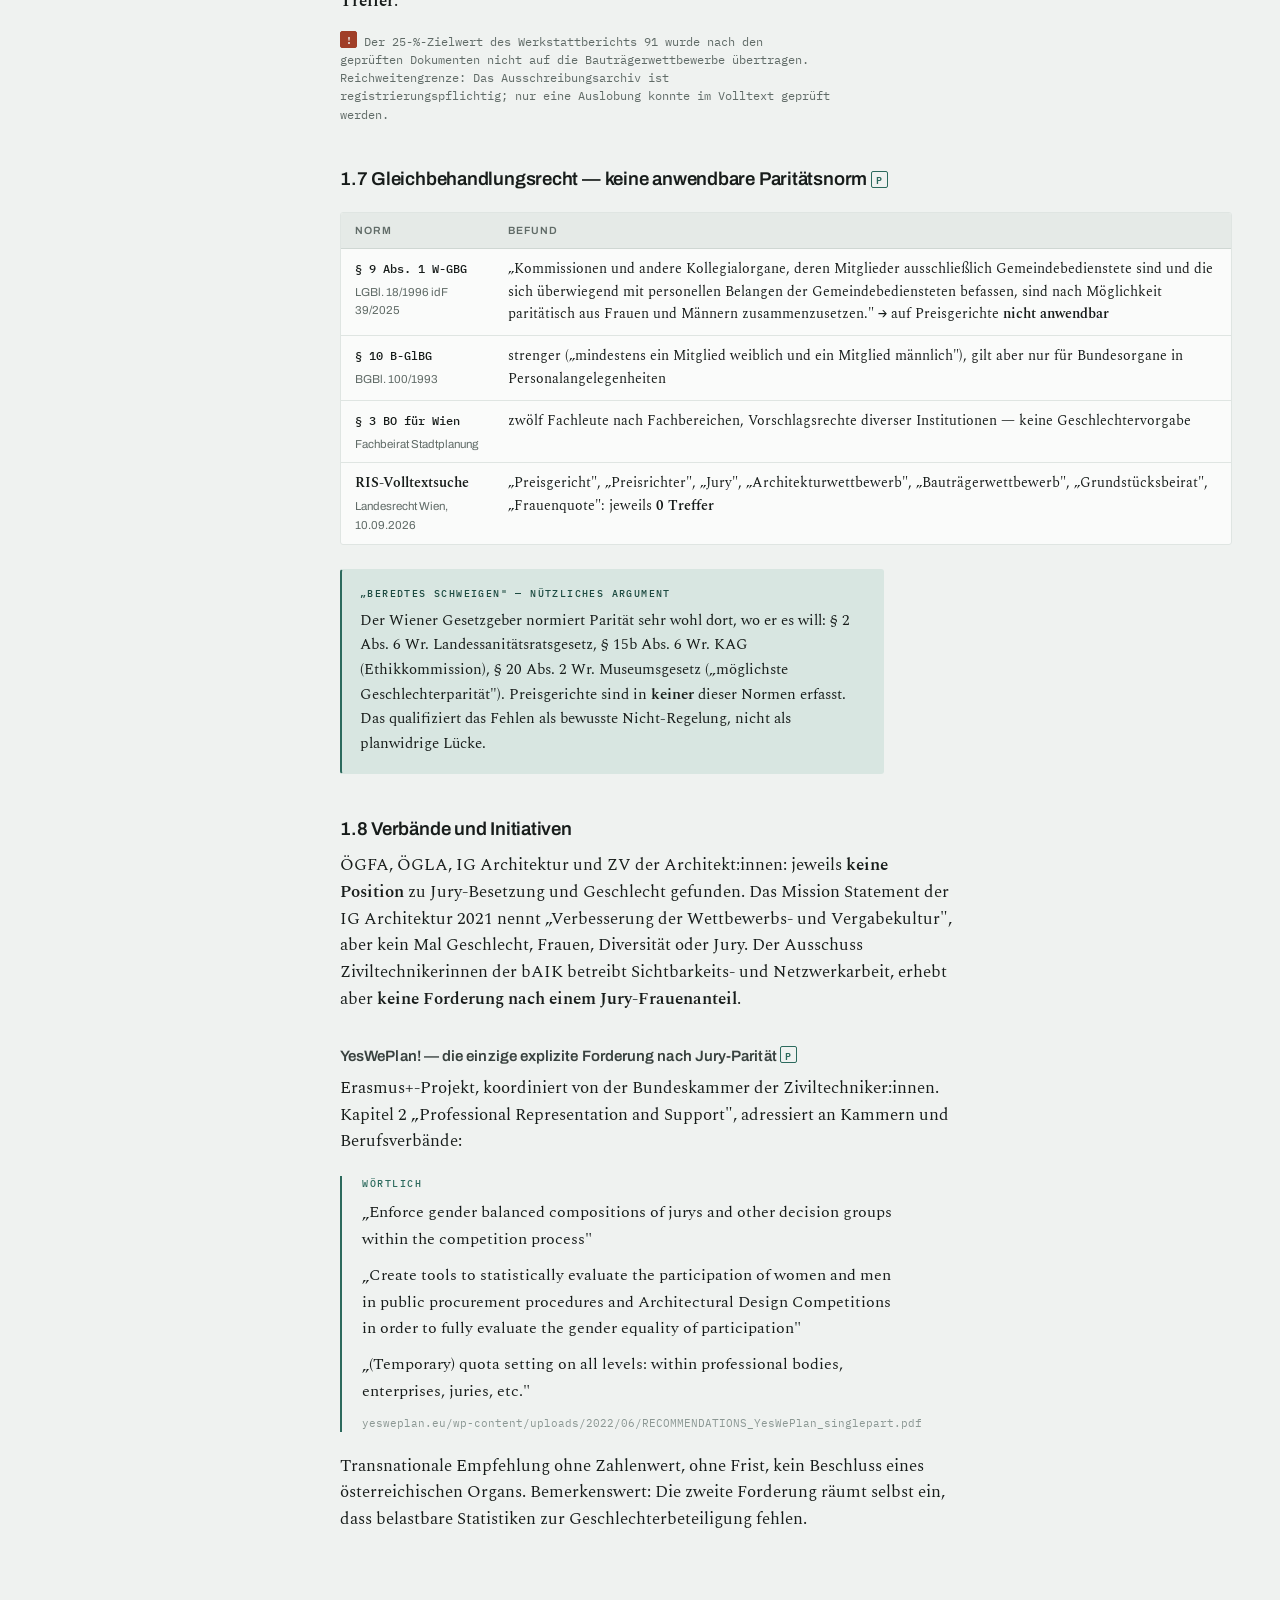
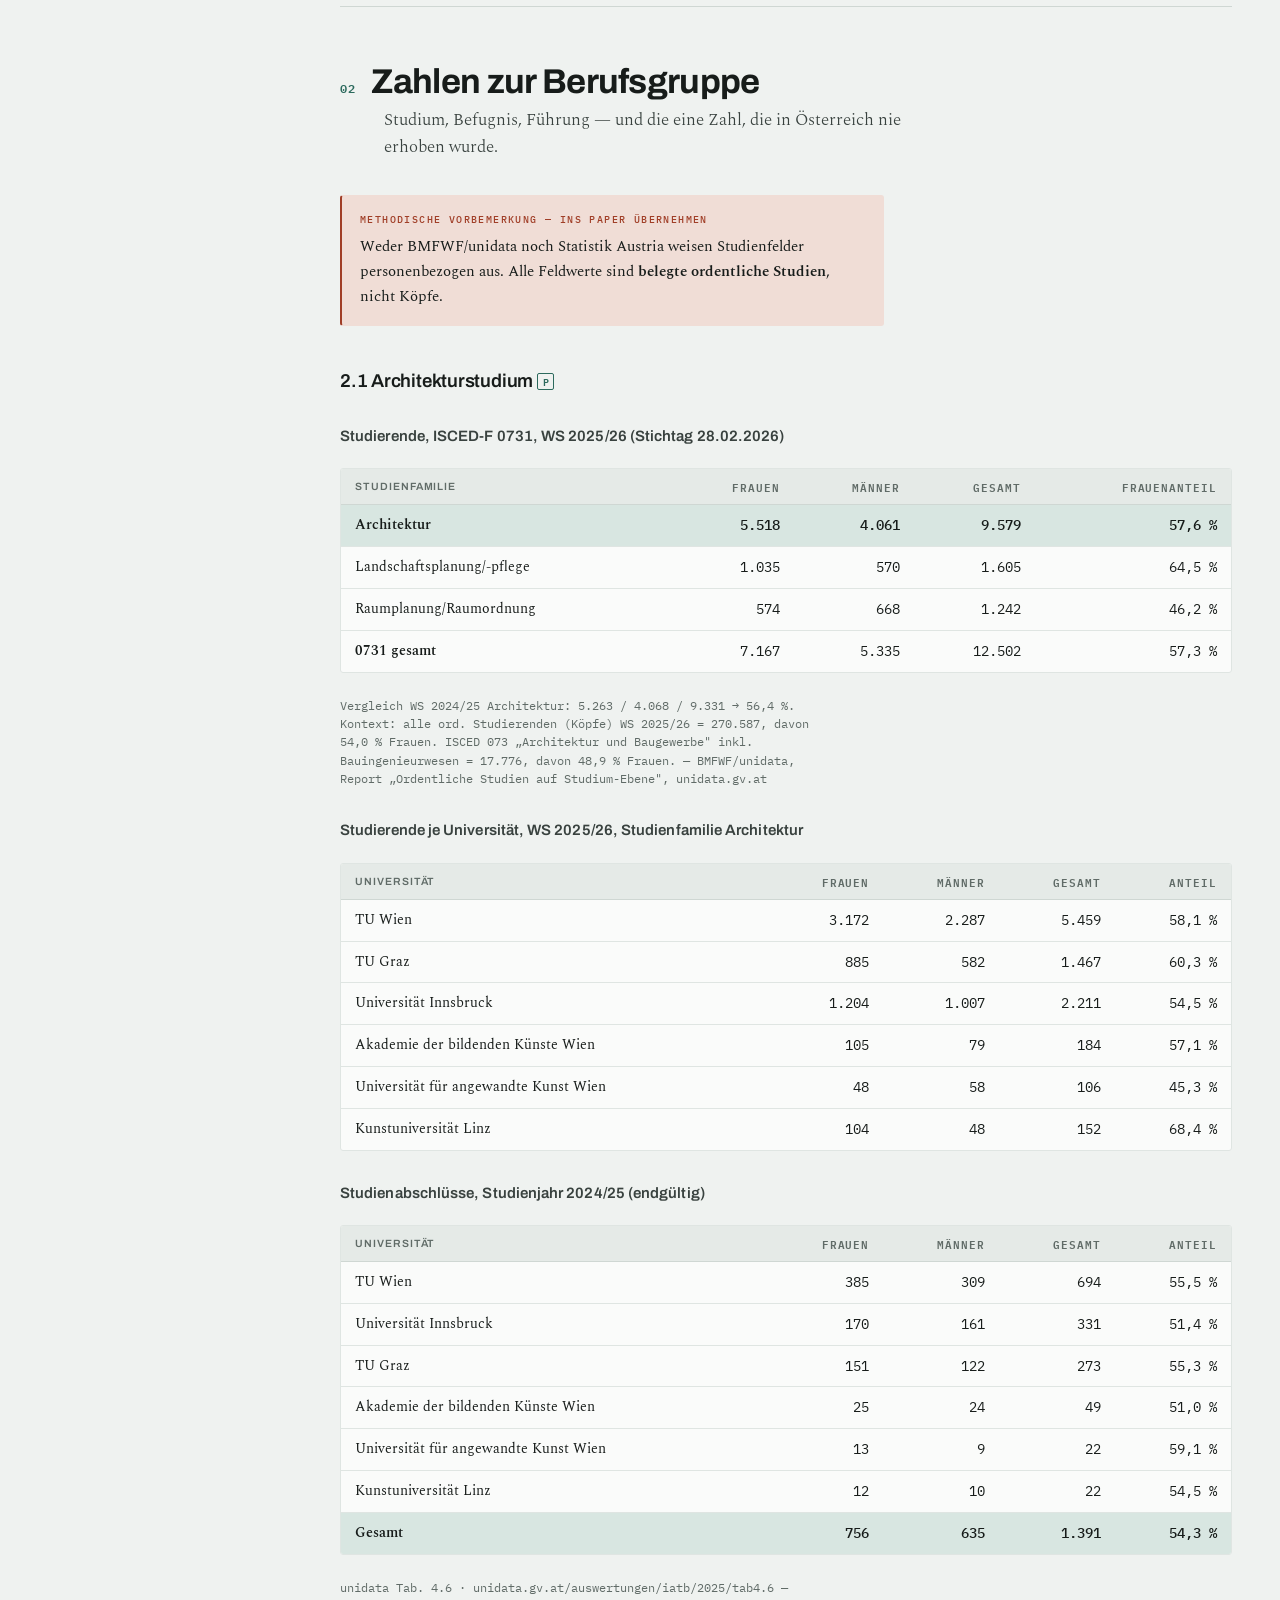
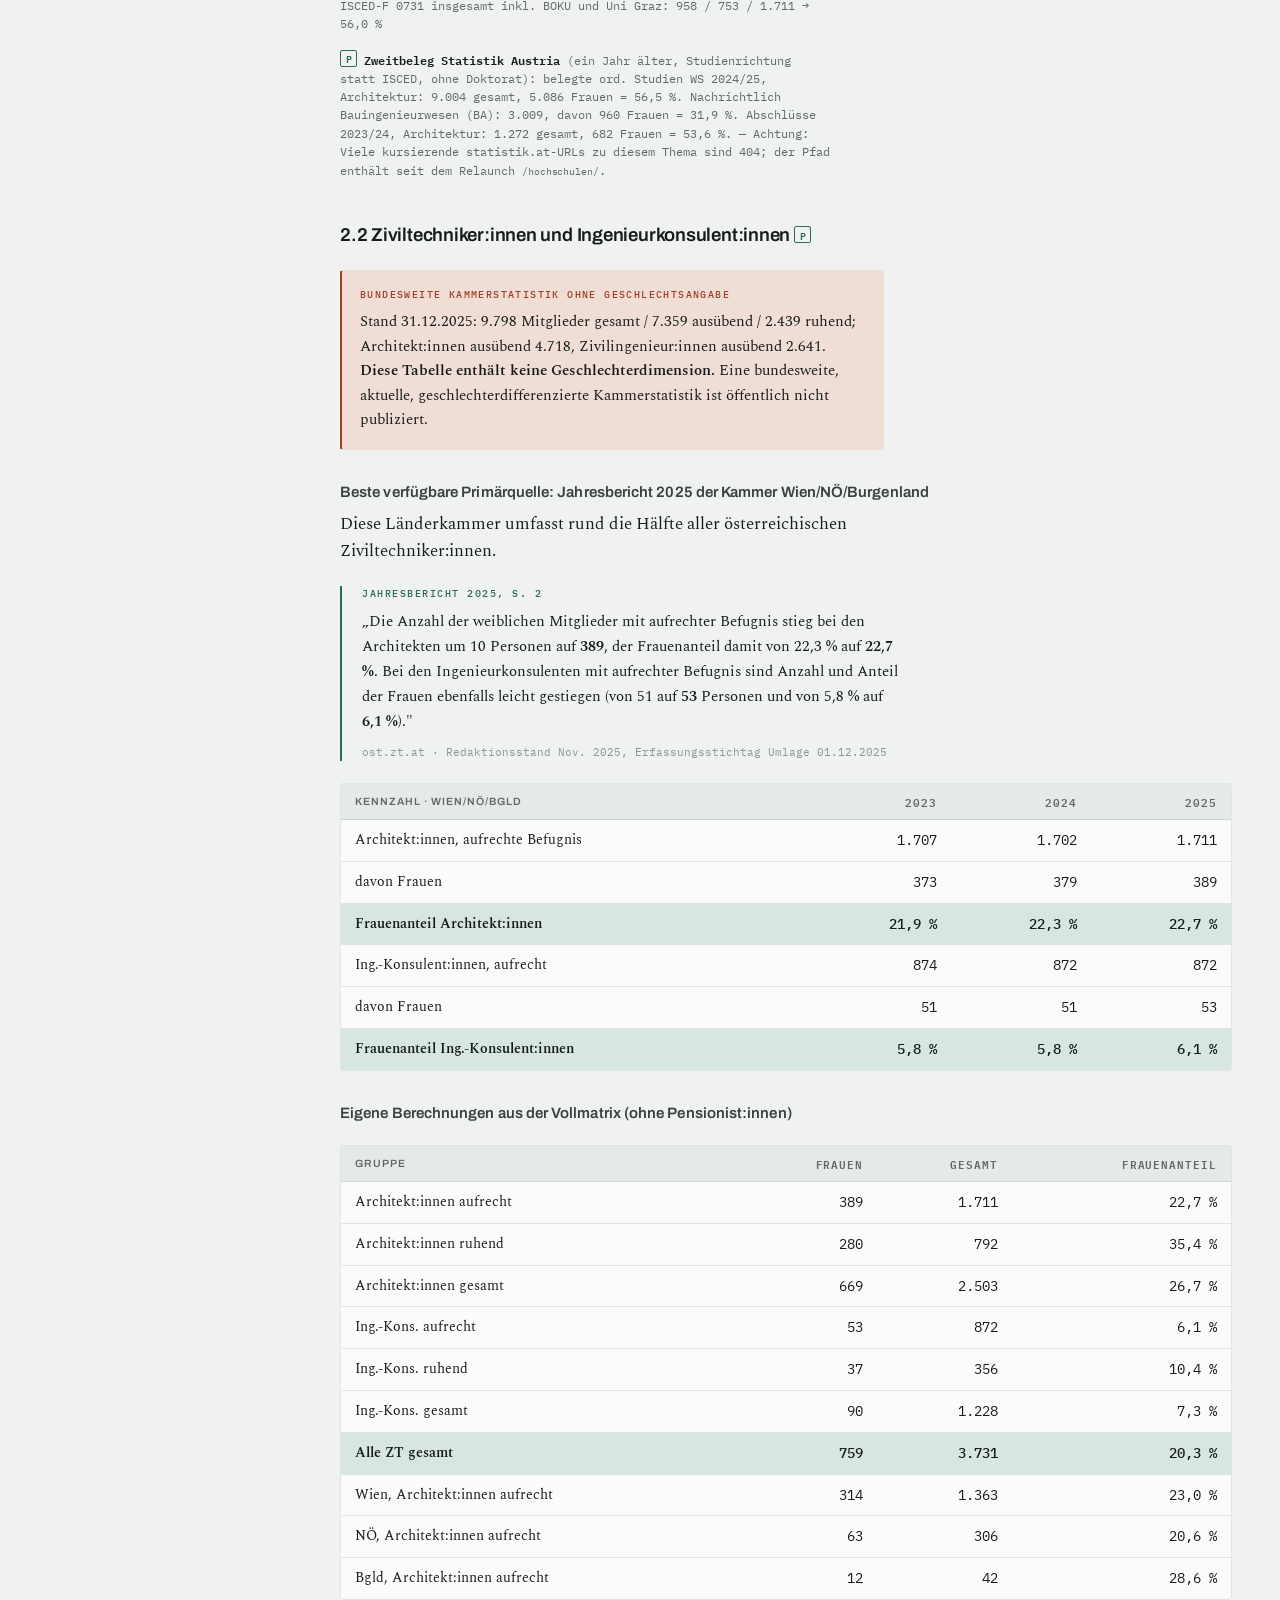
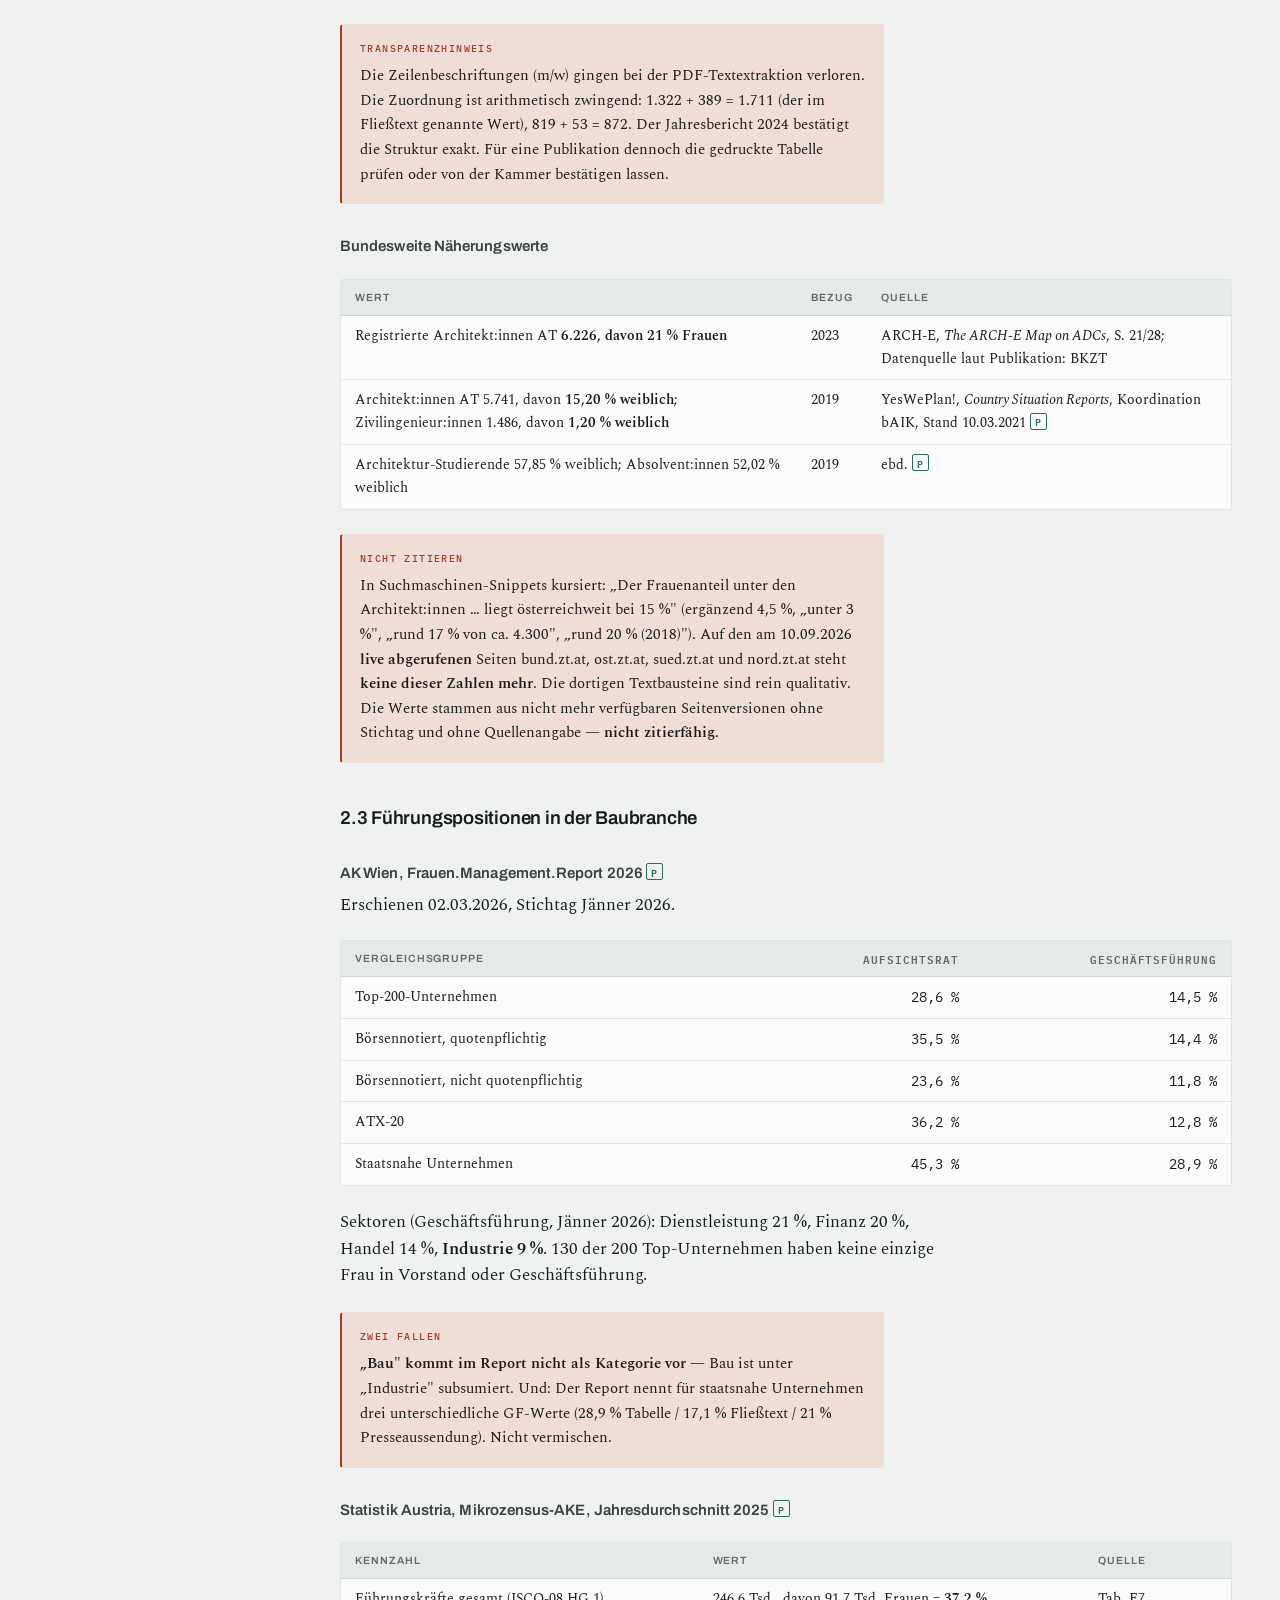
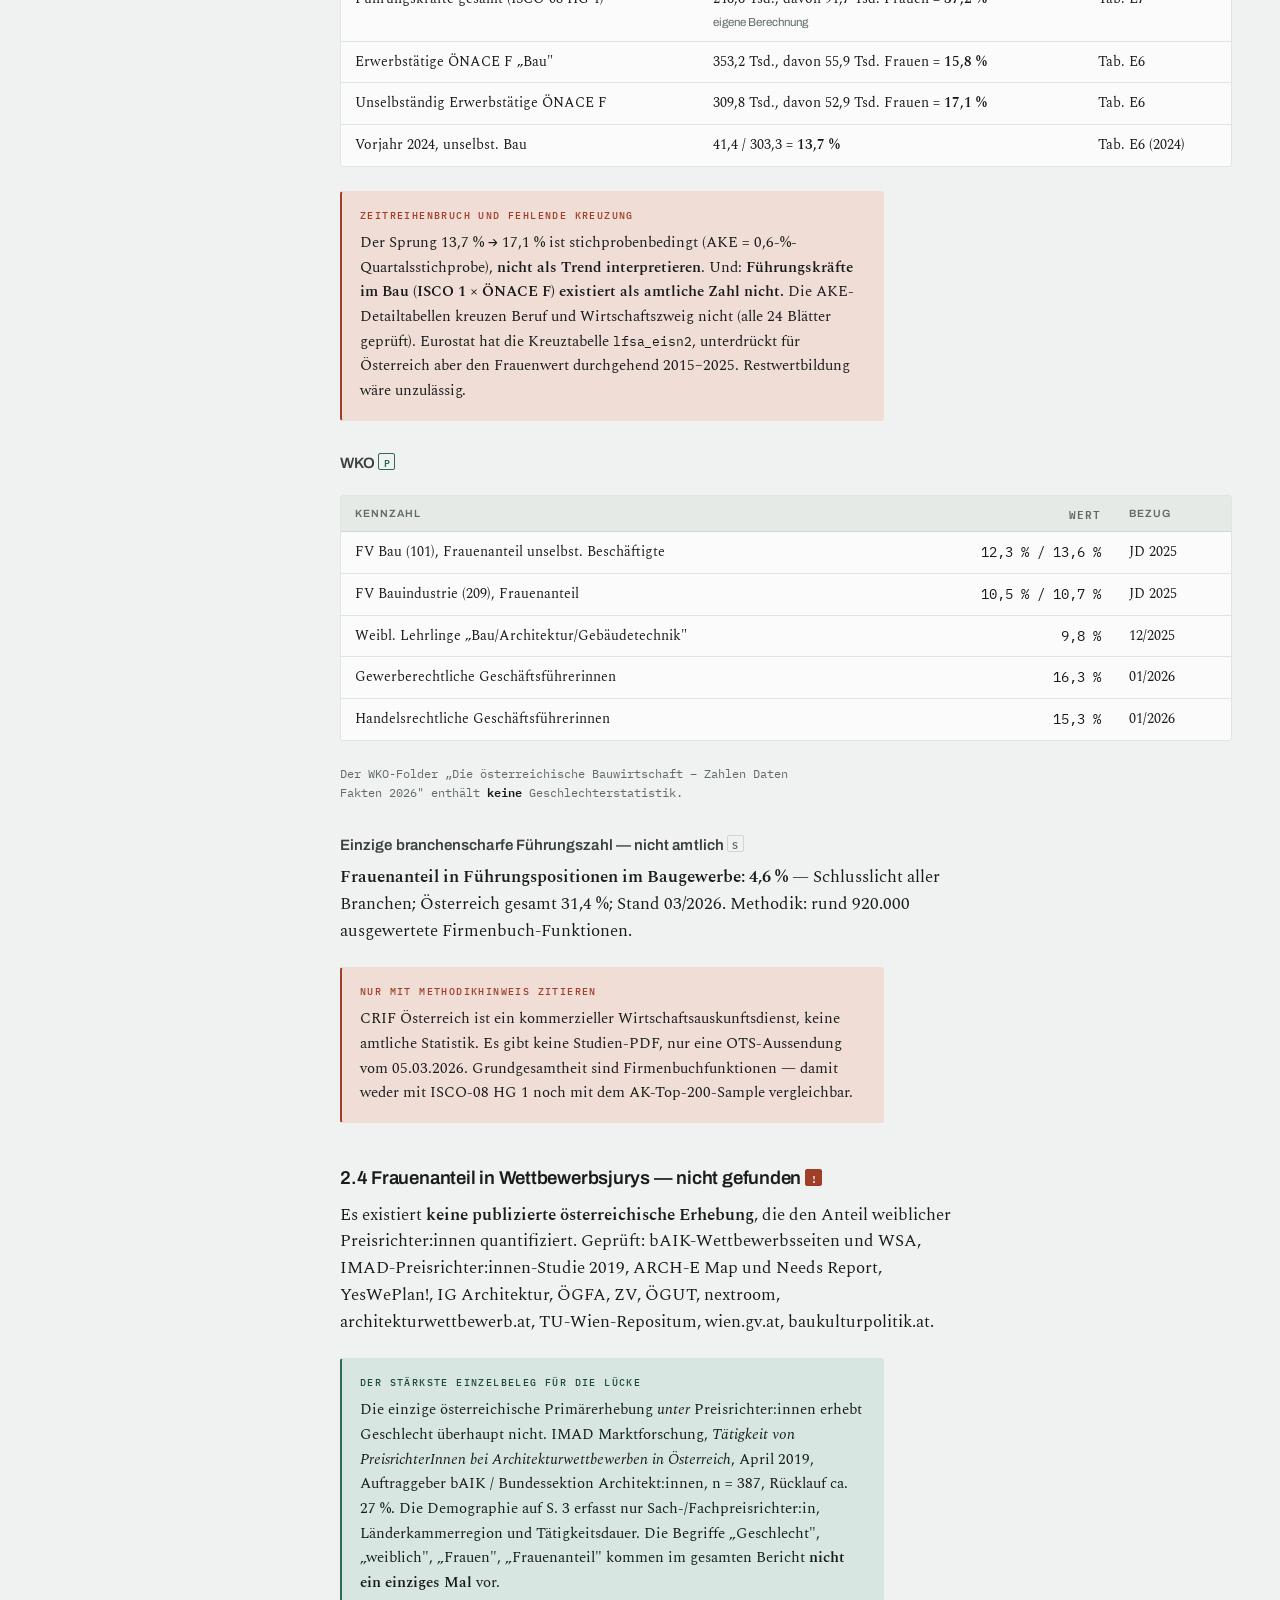
<file: recherche/preisgericht-ohne-quote.html>
<!doctype html>
<html lang="de">
<head>
<meta charset="utf-8">
<meta name="viewport" content="width=device-width, initial-scale=1">
<meta name="description" content="Belegdossier zur Geschlechterverteilung in oesterreichischen Architektur-Wettbewerbsjurys. Recherchestand 10.09.2026.">
<meta name="color-scheme" content="light dark">
<title>Preisgericht ohne Quote</title>
<link rel="preconnect" href="https://fonts.googleapis.com">
<link rel="preconnect" href="https://fonts.gstatic.com" crossorigin>
<link rel="stylesheet" href="https://fonts.googleapis.com/css2?family=Archivo:wght@500;600;700&family=Spectral:ital,wght@0,300;0,400;0,500;0,600;1,400&family=IBM+Plex+Mono:wght@400;500;600&display=swap">

<style>
:root{
  --paper:#EFF2F0;
  --surface:#FAFBFA;
  --surface-2:#E5EAE7;
  --ink:#171C1A;
  --ink-2:#39423F;
  --muted:#606B67;
  --faint:#8B9793;
  --line:#CFD7D3;
  --line-soft:#DFE5E2;
  --accent:#2C6A5D;
  --accent-deep:#1C4A40;
  --accent-soft:#D8E6E1;
  --signal:#A03E27;
  --signal-soft:#F0DDD6;
  --shadow:0 1px 2px rgba(23,28,26,.05), 0 6px 20px -12px rgba(23,28,26,.28);

  --f-head:"Archivo","Helvetica Neue",Arial,sans-serif;
  --f-body:"Spectral",Georgia,"Times New Roman",serif;
  --f-mono:"IBM Plex Mono",ui-monospace,"SFMono-Regular",Menlo,monospace;
}
@media (prefers-color-scheme: dark){
  :root:not([data-theme="light"]){
    --paper:#121715;
    --surface:#1A211E;
    --surface-2:#232C29;
    --ink:#E7EDEA;
    --ink-2:#C3CDC9;
    --muted:#94A09B;
    --faint:#6F7C77;
    --line:#2C3733;
    --line-soft:#232C29;
    --accent:#6EBFAB;
    --accent-deep:#8FD3C2;
    --accent-soft:#1D332E;
    --signal:#DE8065;
    --signal-soft:#33201A;
    --shadow:0 1px 2px rgba(0,0,0,.4), 0 6px 20px -12px rgba(0,0,0,.8);
  }
}
:root[data-theme="dark"]{
  --paper:#121715;
  --surface:#1A211E;
  --surface-2:#232C29;
  --ink:#E7EDEA;
  --ink-2:#C3CDC9;
  --muted:#94A09B;
  --faint:#6F7C77;
  --line:#2C3733;
  --line-soft:#232C29;
  --accent:#6EBFAB;
  --accent-deep:#8FD3C2;
  --accent-soft:#1D332E;
  --signal:#DE8065;
  --signal-soft:#33201A;
  --shadow:0 1px 2px rgba(0,0,0,.4), 0 6px 20px -12px rgba(0,0,0,.8);
}

*{box-sizing:border-box}
body{
  margin:0;
  background:var(--paper);
  color:var(--ink);
  font-family:var(--f-body);
  font-size:16.5px;
  line-height:1.62;
  -webkit-font-smoothing:antialiased;
}
::selection{background:var(--accent-soft);color:var(--ink)}
a{color:var(--accent);text-underline-offset:2px;text-decoration-thickness:.5px}
a:hover{color:var(--accent-deep)}
:focus-visible{outline:2px solid var(--accent);outline-offset:3px;border-radius:2px}

/* ---------- shell ---------- */
.shell{
  max-width:1240px;margin:0 auto;padding:0 28px 96px;
  display:grid;grid-template-columns:236px minmax(0,1fr);gap:56px;align-items:start;
}
@media (max-width:1000px){
  .shell{grid-template-columns:minmax(0,1fr);gap:0;padding:0 20px 72px}
}

/* ---------- masthead ---------- */
.mast{grid-column:1/-1;padding:52px 0 30px;border-bottom:1px solid var(--line)}
.mast .kicker{
  font-family:var(--f-mono);font-size:11px;letter-spacing:.14em;text-transform:uppercase;
  color:var(--accent);font-weight:500;margin:0 0 18px;
}
.mast h1{
  font-family:var(--f-head);font-weight:700;letter-spacing:-.025em;
  font-size:clamp(2.3rem,5.6vw,3.9rem);line-height:1.02;margin:0;text-wrap:balance;
}
.mast .sub{
  font-size:1.12rem;color:var(--ink-2);max-width:60ch;margin:16px 0 0;font-weight:300;
}
.mast .meta{
  display:flex;flex-wrap:wrap;gap:8px 28px;margin-top:26px;
  font-family:var(--f-mono);font-size:11.5px;color:var(--muted);letter-spacing:.02em;
}
.mast .meta b{color:var(--ink-2);font-weight:500}

/* ---------- nav rail ---------- */
.rail{position:sticky;top:24px;padding-top:38px}
@media (max-width:1000px){
  .rail{position:static;padding:26px 0 0;border-bottom:1px solid var(--line);margin-bottom:8px}
}
.rail h2{
  font-family:var(--f-mono);font-size:10.5px;letter-spacing:.15em;text-transform:uppercase;
  color:var(--faint);font-weight:500;margin:0 0 12px;
}
.rail ol{list-style:none;margin:0 0 30px;padding:0;display:flex;flex-direction:column;gap:1px}
@media (max-width:1000px){.rail ol{flex-direction:row;flex-wrap:wrap;gap:6px}}
.rail a{
  display:flex;gap:10px;align-items:baseline;
  font-family:var(--f-head);font-size:13.5px;font-weight:500;
  color:var(--muted);text-decoration:none;padding:6px 9px;border-radius:3px;line-height:1.3;
  border-left:2px solid transparent;
}
@media (max-width:1000px){.rail a{border-left:none;border-bottom:2px solid transparent;background:var(--surface)}}
.rail a:hover{color:var(--ink);background:var(--surface)}
.rail a.on{color:var(--accent-deep);background:var(--accent-soft);border-left-color:var(--accent)}
@media (max-width:1000px){.rail a.on{border-bottom-color:var(--accent)}}
.rail a .n{font-family:var(--f-mono);font-size:10.5px;color:var(--faint);flex:none}
.rail a.on .n{color:var(--accent)}

.key{border-top:1px solid var(--line-soft);padding-top:18px}
.key dl{margin:0;display:flex;flex-direction:column;gap:9px}
@media (max-width:1000px){.key dl{flex-direction:row;flex-wrap:wrap;gap:8px 20px}}
.key .row{display:flex;gap:9px;align-items:flex-start}
.key .txt{font-family:var(--f-head);font-size:11.5px;color:var(--muted);line-height:1.35;padding-top:1px}

/* ---------- evidence chips ---------- */
.ev{
  flex:none;display:inline-flex;align-items:center;justify-content:center;
  width:17px;height:17px;border-radius:2px;
  font-family:var(--f-mono);font-size:10px;font-weight:600;line-height:1;
  vertical-align:1px;
}
.ev--v{background:var(--accent);color:var(--paper);border:1px solid var(--accent)}
.ev--p{background:transparent;color:var(--accent);border:1px solid var(--accent)}
.ev--s{background:transparent;color:var(--muted);border:1px solid var(--line)}
.ev--g{background:var(--signal);color:var(--paper);border:1px solid var(--signal)}

/* ---------- body content ---------- */
main{padding-top:38px;min-width:0}
section{scroll-margin-top:20px}
section + section{margin-top:72px;padding-top:56px;border-top:1px solid var(--line)}

.sec-head{display:flex;gap:16px;align-items:baseline;margin-bottom:6px}
.sec-num{
  font-family:var(--f-mono);font-size:12px;font-weight:600;color:var(--accent);
  letter-spacing:.06em;flex:none;padding-top:6px;
}
h2.sec{
  font-family:var(--f-head);font-weight:700;letter-spacing:-.02em;
  font-size:clamp(1.55rem,3.2vw,2.15rem);line-height:1.1;margin:0;text-wrap:balance;
}
.sec-lede{color:var(--ink-2);font-size:1.05rem;max-width:62ch;margin:0 0 34px 0;font-weight:300}
@media (min-width:640px){.sec-lede{margin-left:44px}}

h3{
  font-family:var(--f-head);font-weight:600;letter-spacing:-.012em;
  font-size:1.16rem;line-height:1.28;margin:44px 0 12px;text-wrap:balance;
}
h4{
  font-family:var(--f-head);font-weight:600;font-size:.94rem;letter-spacing:.005em;
  margin:30px 0 8px;color:var(--ink-2);
}
p{margin:0 0 15px;max-width:68ch}
ul,ol{max-width:68ch;padding-left:1.15em;margin:0 0 16px}
li{margin-bottom:7px}
li::marker{color:var(--faint)}
strong{font-weight:600;color:var(--ink)}
em{font-style:italic}
code,.mono{font-family:var(--f-mono);font-size:.86em;letter-spacing:-.01em}
.par{font-family:var(--f-mono);font-size:.88em;font-weight:500;white-space:nowrap}

/* ---------- quote ---------- */
.q{
  margin:20px 0 22px;padding:0 0 0 20px;border-left:2px solid var(--accent);
  max-width:66ch;
}
.q .lbl{
  display:block;font-family:var(--f-mono);font-size:10px;letter-spacing:.15em;
  text-transform:uppercase;color:var(--accent);font-weight:500;margin-bottom:8px;
}
.q p{font-size:1.02rem;color:var(--ink);margin:0 0 10px;font-weight:400}
.q p:last-child{margin-bottom:0}
.q .src{
  display:block;font-family:var(--f-mono);font-size:11px;color:var(--faint);
  margin-top:10px;line-height:1.5;
}
.q--long p{font-size:.96rem}

/* ---------- callouts ---------- */
.note,.warn,.find{
  padding:16px 18px;border-radius:3px;margin:22px 0;max-width:68ch;
  font-size:.95rem;
}
.note{background:var(--surface);border:1px solid var(--line-soft)}
.warn{background:var(--signal-soft);border:1px solid transparent;border-left:2px solid var(--signal)}
.find{background:var(--accent-soft);border:1px solid transparent;border-left:2px solid var(--accent)}
.note p:last-child,.warn p:last-child,.find p:last-child{margin-bottom:0}
.note .h,.warn .h,.find .h{
  display:block;font-family:var(--f-mono);font-size:10px;letter-spacing:.14em;
  text-transform:uppercase;font-weight:500;margin-bottom:7px;
}
.warn .h{color:var(--signal)}
.find .h{color:var(--accent-deep)}
.note .h{color:var(--muted)}

/* ---------- tables ---------- */
.scroll{overflow-x:auto;margin:20px 0 24px;border:1px solid var(--line-soft);border-radius:3px;background:var(--surface)}
table{border-collapse:collapse;width:100%;font-size:.88rem;min-width:min(100%,520px)}
th,td{padding:9px 14px;text-align:left;vertical-align:top;border-bottom:1px solid var(--line-soft)}
thead th{
  font-family:var(--f-head);font-size:10.5px;font-weight:600;letter-spacing:.09em;
  text-transform:uppercase;color:var(--muted);background:var(--surface-2);
  border-bottom:1px solid var(--line);white-space:nowrap;
}
tbody tr:last-child td{border-bottom:none}
td.num,th.num{text-align:right;font-family:var(--f-mono);font-variant-numeric:tabular-nums;white-space:nowrap}
tbody tr.hi td{background:var(--accent-soft);font-weight:500}
td .mini{display:block;font-size:.82em;color:var(--muted);font-family:var(--f-head);margin-top:2px;font-weight:400}

/* ---------- hero data ---------- */
.kern{
  margin:44px 0 0;display:grid;gap:26px;
  grid-template-columns:repeat(auto-fit,minmax(300px,1fr));
}
.panel{
  background:var(--surface);border:1px solid var(--line-soft);border-radius:3px;
  padding:22px 22px 20px;box-shadow:var(--shadow);
}
.panel .t{
  font-family:var(--f-head);font-size:.98rem;font-weight:600;margin:0 0 3px;letter-spacing:-.008em;
}
.panel .st{
  font-family:var(--f-mono);font-size:10.5px;color:var(--faint);letter-spacing:.04em;
  margin:0 0 20px;text-transform:uppercase;
}
.panel .foot{
  font-size:.82rem;color:var(--muted);margin:18px 0 0;line-height:1.5;max-width:none;
  padding-top:14px;border-top:1px solid var(--line-soft);
}

/* jury seats */
.bench{display:flex;flex-direction:column;gap:15px}
.bench-row{display:grid;grid-template-columns:112px 1fr;gap:14px;align-items:center}
@media (max-width:420px){.bench-row{grid-template-columns:1fr;gap:5px}}
.bench-lab{
  font-family:var(--f-head);font-size:11.5px;font-weight:600;color:var(--ink-2);line-height:1.25;
}
.bench-lab span{display:block;font-family:var(--f-mono);font-weight:400;font-size:10px;color:var(--faint)}
.seats{display:flex;gap:5px;flex-wrap:wrap}
.seat{width:19px;height:24px;border-radius:2px 2px 4px 4px;flex:none}
.seat--w{background:var(--accent)}
.seat--m{background:transparent;border:1.5px solid var(--line)}
.bench-tot{
  display:flex;justify-content:space-between;align-items:baseline;gap:12px;
  margin-top:4px;padding-top:14px;border-top:1px solid var(--line-soft);
}
.bench-tot .l{font-family:var(--f-head);font-size:12px;font-weight:600;color:var(--ink-2)}
.bench-tot .v{
  font-family:var(--f-mono);font-size:1.6rem;font-weight:600;color:var(--accent-deep);
  font-variant-numeric:tabular-nums;line-height:1;
}
.bench-tot .v small{font-size:.6em;color:var(--muted);font-weight:400;margin-left:6px}
.legend{display:flex;gap:16px;margin-top:14px;font-family:var(--f-mono);font-size:10.5px;color:var(--muted)}
.legend i{display:inline-block;width:11px;height:14px;border-radius:1px 1px 3px 3px;margin-right:5px;vertical-align:-2px}
.legend i.w{background:var(--accent)}
.legend i.m{border:1.5px solid var(--line)}

/* funnel */
.funnel{display:flex;flex-direction:column;gap:13px}
.fn{display:grid;grid-template-columns:1fr;gap:5px}
.fn-top{display:flex;justify-content:space-between;align-items:baseline;gap:10px}
.fn-lab{font-family:var(--f-head);font-size:11.5px;font-weight:600;color:var(--ink-2);line-height:1.25}
.fn-lab span{display:block;font-family:var(--f-mono);font-weight:400;font-size:9.5px;color:var(--faint);letter-spacing:.02em}
.fn-val{
  font-family:var(--f-mono);font-size:.98rem;font-weight:600;color:var(--ink);
  font-variant-numeric:tabular-nums;flex:none;
}
.fn-track{height:9px;background:var(--surface-2);border-radius:2px;overflow:hidden}
.fn-bar{height:100%;background:var(--accent);border-radius:2px}
.fn--low .fn-bar{background:var(--signal)}
.fn--low .fn-val{color:var(--signal)}
.fn--none .fn-lab,.fn--none .fn-val{color:var(--signal)}

/* ---------- pruefstand ---------- */
.check{
  margin:34px 0 0;background:var(--signal-soft);border-radius:3px;padding:22px 24px;
  border-left:2px solid var(--signal);
}
.check .h{
  font-family:var(--f-mono);font-size:10px;letter-spacing:.14em;text-transform:uppercase;
  color:var(--signal);font-weight:500;margin:0 0 4px;
}
.check .t{font-family:var(--f-head);font-size:1.02rem;font-weight:600;margin:0 0 14px}
.check ol{margin:0;padding-left:1.2em;max-width:70ch;font-size:.93rem}
.check li{margin-bottom:8px}
.check li::marker{color:var(--signal);font-family:var(--f-mono);font-size:.85em}

/* ---------- gaps ---------- */
.gapgrid{display:flex;flex-direction:column;gap:34px}
.gapblock h4{margin-top:0}
.gaps{list-style:none;padding:0;margin:0;max-width:74ch;display:flex;flex-direction:column;gap:0}
.gaps li{
  display:grid;grid-template-columns:44px 1fr;gap:14px;margin:0;
  padding:11px 0;border-bottom:1px solid var(--line-soft);font-size:.92rem;
}
.gaps li:last-child{border-bottom:none}
.gaps .id{
  font-family:var(--f-mono);font-size:10.5px;font-weight:600;color:var(--signal);
  letter-spacing:.04em;padding-top:3px;
}
.gaps .id.ok{color:var(--faint)}
.gaps b{display:block;font-family:var(--f-head);font-weight:600;font-size:.95rem;margin-bottom:2px;color:var(--ink)}
.gaps span.d{color:var(--muted);font-size:.89rem;line-height:1.5;display:block}

/* ---------- footer ---------- */
.foot-note{
  grid-column:1/-1;margin-top:76px;padding-top:26px;border-top:1px solid var(--line);
  font-family:var(--f-mono);font-size:11.5px;color:var(--faint);line-height:1.7;
  display:flex;flex-wrap:wrap;gap:6px 40px;
}

.srcline{font-family:var(--f-mono);font-size:11.5px;color:var(--muted);line-height:1.6;margin:0 0 16px;max-width:70ch;word-break:break-word}
.srcline a{color:var(--muted)}
.srcline a:hover{color:var(--accent)}

@media (prefers-reduced-motion:reduce){*{animation:none!important;transition:none!important}}
</style>
<style>
/* Standalone-Ergaenzung (im Artifact vom Rahmen geliefert) */
img{max-width:100%;height:auto}
[hidden]{display:none!important}
</style>
</head>
<body>
<div class="shell">

  <header class="mast">
    <p class="kicker">Belegdossier · Serious Game · Universitätspaper</p>
    <h1>Preisgericht ohne Quote</h1>
    <p class="sub">Geschlechterverteilung in Architektur-Wettbewerbsjurys in Österreich — Rechtslage, Zahlen, Barrierefreiheit und der Fall Campus Althangrund, jede Aussage mit Primärquelle.</p>
    <div class="meta">
      <span>Stand <b>10.09.2026</b></span>
      <span>Abrufdatum aller Quellen <b>10.09.2026</b></span>
      <span>Rechtsstand <b>BVergG 2018 · BO Wien idF LGBl. 25/2026 · WBTV 2023</b></span>
    </div>
  </header>

  <nav class="rail" aria-label="Inhalt">
    <h2>Inhalt</h2>
    <ol>
      <li><a href="#kern" class="on"><span class="n">00</span>Kernbefund</a></li>
      <li><a href="#recht"><span class="n">01</span>Rechtliche Auflagen</a></li>
      <li><a href="#zahlen"><span class="n">02</span>Zahlen zur Berufsgruppe</a></li>
      <li><a href="#barriere"><span class="n">03</span>Barrierefreiheit</a></li>
      <li><a href="#campus"><span class="n">04</span>Campus Althangrund</a></li>
      <li><a href="#luecken"><span class="n">05</span>Lückenliste</a></li>
    </ol>
    <div class="key">
      <h2>Belegstufen</h2>
      <dl>
        <div class="row"><span class="ev ev--v">V</span><span class="txt">Selbst im Volltext gelesen und wörtlich gegengeprüft</span></div>
        <div class="row"><span class="ev ev--p">P</span><span class="txt">Primärquelle — Gesetz, Kammer, Stadt Wien, Ausschreibung</span></div>
        <div class="row"><span class="ev ev--s">S</span><span class="txt">Sekundärquelle — Presse, Blog, Projektpublikation</span></div>
        <div class="row"><span class="ev ev--g">!</span><span class="txt">Lücke — gesucht, nicht gefunden, nicht geschätzt</span></div>
      </dl>
    </div>
  </nav>

  <main>

    <!-- ============ KERNBEFUND ============ -->
    <section id="kern">
      <div class="sec-head">
        <span class="sec-num">00</span>
        <h2 class="sec">Kernbefund</h2>
      </div>
      <p class="sec-lede">Vier Sätze, die das Paper tragen — und die beiden Zahlenbilder, aus denen sie stammen.</p>

      <ol style="max-width:70ch">
        <li><strong>Recht.</strong> Österreich kennt keine einzige durchsetzbare Geschlechtervorgabe für Preisgerichte. Das Bundesvergabegesetz schweigt, der Wettbewerbsstandard formuliert das Ziel außerhalb der justiziablen Wettbewerbsordnung, Wien nennt 25 % als „wird angestrebt", und die einzige Muss-Bestimmung bindet nur ein Viertel der Jury und ist durch eine Ersatzpreisrichterin erfüllbar.</li>
        <li><strong>Zahlen.</strong> Der Frauenanteil fällt entlang der Karrierekette von 57,6 % im Studium auf 4,6 % in Führungspositionen des Baugewerbes. Für Wettbewerbsjurys gibt es <em>keine</em> Zahl — sie wurde in Österreich nie systematisch erhoben.</li>
        <li><strong>Barrierefreiheit.</strong> § 115 BO Wien und die OIB-Richtlinie 4 sind verbindlich und mit Strafen bis 50.000 € bewehrt; die ÖNORM B 1600 ist in Wien laut Baupolizei ausdrücklich <em>nicht</em> verbindlich. Das BGStG gibt Betroffenen nur Geld, keinen Beseitigungsanspruch.</li>
        <li><strong>Fall.</strong> Das Preisgericht Campus Althangrund hat 28,6 % Frauenanteil — beide Kammernominierungen sind Frauen, unter den sieben übrigen Fachpreisrichtern ist keine einzige.</li>
      </ol>

      <div class="kern">

        <div class="panel">
          <p class="t">Preisgericht Campus Althangrund</p>
          <p class="st">14 stimmberechtigte Hauptpreisrichter:innen · Stand 10.09.2026</p>
          <div class="bench">
            <div class="bench-row">
              <div class="bench-lab">Kammer<span>2 Sitze · 2 Frauen</span></div>
              <div class="seats" role="img" aria-label="2 von 2 Kammerpreisrichterinnen sind Frauen">
                <div class="seat seat--w"></div><div class="seat seat--w"></div>
              </div>
            </div>
            <div class="bench-row">
              <div class="bench-lab">Fachpreis<span>7 Sitze · 0 Frauen</span></div>
              <div class="seats" role="img" aria-label="0 von 7 Fachpreisrichtern sind Frauen">
                <div class="seat seat--m"></div><div class="seat seat--m"></div><div class="seat seat--m"></div>
                <div class="seat seat--m"></div><div class="seat seat--m"></div><div class="seat seat--m"></div>
                <div class="seat seat--m"></div>
              </div>
            </div>
            <div class="bench-row">
              <div class="bench-lab">Sachpreis<span>5 Sitze · 2 Frauen</span></div>
              <div class="seats" role="img" aria-label="2 von 5 Sachpreisrichterinnen und Sachpreisrichtern sind Frauen">
                <div class="seat seat--w"></div><div class="seat seat--w"></div>
                <div class="seat seat--m"></div><div class="seat seat--m"></div><div class="seat seat--m"></div>
              </div>
            </div>
          </div>
          <div class="legend"><span><i class="w"></i>Frau</span><span><i class="m"></i>Mann</span></div>
          <div class="bench-tot">
            <span class="l">Frauenanteil gesamt</span>
            <span class="v">28,6 %<small>4 / 14</small></span>
          </div>
          <p class="foot">Eigene Auszählung der auf architekturwettbewerb.at publizierten Namensliste, selbst ausgelesen am 10.09.2026. Geschlecht ist dort kein Datenfeld; Zuordnung über Vornamen und belegte Funktionen.</p>
        </div>

        <div class="panel">
          <p class="t">Frauenanteil entlang der Karrierekette</p>
          <p class="st">Österreich · verschiedene Populationen und Stichjahre</p>
          <div class="funnel">
            <div class="fn">
              <div class="fn-top"><span class="fn-lab">Architekturstudium<span>Belegte Studien, WS 2025/26</span></span><span class="fn-val">57,6 %</span></div>
              <div class="fn-track"><div class="fn-bar" style="width:96%"></div></div>
            </div>
            <div class="fn">
              <div class="fn-top"><span class="fn-lab">Studienabschlüsse<span>Studienjahr 2024/25</span></span><span class="fn-val">54,3 %</span></div>
              <div class="fn-track"><div class="fn-bar" style="width:90.5%"></div></div>
            </div>
            <div class="fn">
              <div class="fn-top"><span class="fn-lab">Architekt:innen m. Befugnis<span>W/NÖ/Bgld, aufrecht, 2025</span></span><span class="fn-val">22,7 %</span></div>
              <div class="fn-track"><div class="fn-bar" style="width:37.8%"></div></div>
            </div>
            <div class="fn fn--low">
              <div class="fn-top"><span class="fn-lab">Ingenieurkonsulent:innen<span>W/NÖ/Bgld, aufrecht, 2025</span></span><span class="fn-val">6,1 %</span></div>
              <div class="fn-track"><div class="fn-bar" style="width:10.2%"></div></div>
            </div>
            <div class="fn fn--low">
              <div class="fn-top"><span class="fn-lab">Führung Baugewerbe<span>CRIF, 03/2026 — nicht amtlich</span></span><span class="fn-val">4,6 %</span></div>
              <div class="fn-track"><div class="fn-bar" style="width:7.7%"></div></div>
            </div>
            <div class="fn fn--none">
              <div class="fn-top"><span class="fn-lab">Wettbewerbsjurys<span>nie systematisch erhoben</span></span><span class="fn-val">?</span></div>
              <div class="fn-track"></div>
            </div>
          </div>
          <p class="foot">Balken skaliert auf 60 % = volle Breite. <strong>Nicht als Zeitreihe lesen</strong> — es sind fünf verschiedene Grundgesamtheiten, Erhebungsmethoden und Stichjahre. Die Kammerwerte gelten nur für Wien/NÖ/Burgenland; ein aktueller bundesweiter Wert ist nicht publiziert.</p>
        </div>

      </div>

      <div class="check">
        <p class="h">Vor Drucklegung selbst prüfen</p>
        <p class="t">Vier Belege, die ich nicht restlos schließen konnte</p>
        <ol>
          <li><strong>Werkstattbericht 91 (Stadt Wien, 2008)</strong> — der Zitatwortlaut „mindestens 25 % … wird angestrebt" ist über den Volltextindex bestätigt, der PDF-Server lieferte aber leere Antworten. Seitenzahlen S. 9, 15, 68 an einer manuell heruntergeladenen Kopie gegenlesen.</li>
          <li><strong>OIB-Richtlinie 4, Ausgabe Mai 2023</strong> — das amtliche RIS-PDF (Anlage 11 WBTV 2023) ist nicht maschinenlesbar. Die Zitate stammen aus der amtssignierten Ausgabe 2019 und wurden auf Wortgleichheit geprüft. Aus dem offiziellen PDF der Ausgabe 2023 nachzitieren.</li>
          <li><strong>Beschlussdatum der zt:Kammer-Ost-Leitlinie</strong> — steht nicht auf der Website. Ohne Datum nur als „Website-Stand 10.09.2026" zitierbar. Anfrage beim Ausschuss Wettbewerbe der Sektion Architekt:innen.</li>
          <li><strong>Auslobung Campus Althangrund</strong> — bisher nur mittelbar über die Handreichung der Allianz Alte WU zitiert. Die ist Verfahrenspartei. Original über die BIG bzw. die Verfahrensorganisation beschaffen.</li>
        </ol>
      </div>
    </section>

    <!-- ============ 01 RECHT ============ -->
    <section id="recht">
      <div class="sec-head">
        <span class="sec-num">01</span>
        <h2 class="sec">Rechtliche Auflagen</h2>
      </div>
      <p class="sec-lede">Eine dreistufige Absenkung der Verbindlichkeit — vom vollständigen Schweigen des Bundesgesetzes bis zur sanktionslosen Muss-Bestimmung einer Länderkammer.</p>

      <div class="scroll">
        <table>
          <thead><tr><th>Ebene</th><th>Regelung</th><th>Verbindlichkeit</th><th>Sanktion</th></tr></thead>
          <tbody>
            <tr><td><strong>BVergG 2018</strong><span class="mini">Bundesgesetz</span></td><td>keine</td><td>—</td><td>—</td></tr>
            <tr><td><strong>WSA</strong><span class="mini">Wettbewerbsstandard Architektur</span></td><td>programmatisches Ziel, im Grundsatzteil</td><td>Standesdokument; erst durch Vereinbarung Vertragsinhalt</td><td>Entzug der Kammer-Kooperation</td></tr>
            <tr><td><strong>Stadt Wien</strong><span class="mini">Werkstattbericht 91, 2008</span></td><td>„mindestens 25 % … wird angestrebt"</td><td>Soll-Bestimmung im Grundsatzkapitel</td><td>keine</td></tr>
            <tr class="hi"><td><strong>zt:Kammer Ost</strong><span class="mini">Wien / NÖ / Burgenland</span></td><td>„Mindestens eine Frau muss der Jury … angehören"</td><td>Muss-Bestimmung, nur für das Nominierungskontingent der Kammer</td><td>keine</td></tr>
          </tbody>
        </table>
      </div>

      <h3>1.1 Bundesvergabegesetz 2018 — keine Geschlechtervorgabe <span class="ev ev--p">P</span> <span class="ev ev--v">V</span></h3>
      <p>Maßgeblich ist <span class="par">§ 165 BVergG 2018</span> „Durchführung von Wettbewerben" (BGBl. I Nr. 65/2018, in Kraft seit 21.08.2018, kein Außerkrafttretensdatum). Am 10.09.2026 im RIS-Volltext selbst gelesen.</p>

      <blockquote class="q q--long">
        <span class="lbl">§ 165 Abs. 3 — abschließende Mindestinhaltsliste</span>
        <p>„Der Durchführung von Wettbewerben ist eine Wettbewerbsordnung zugrunde zu legen, die zumindest folgenden Inhalt aufzuweisen hat: 1. Vorgangsweise des Preisgerichtes, 2. Preisgelder und Vergütungen, 3. Verwendungs- und Verwertungsrechte, 4. Rückstellung von Unterlagen, 5. Beurteilungskriterien, 6. Angabe, ob ein oder mehrere Gewinner des Wettbewerbes ermittelt werden sollen, und im letzteren Fall Angabe der Anzahl der Gewinner, 7. Ausschlussgründe und 8. Termine."</p>
        <span class="src">RIS, Dokumentnummer NOR40206866 · ris.bka.gv.at/Dokumente/Bundesnormen/NOR40206866/NOR40206866.html</span>
      </blockquote>

      <blockquote class="q">
        <span class="lbl">§ 165 Abs. 4 — die einzigen Anforderungen an die Person</span>
        <p>„Das Preisgericht darf nur aus Preisrichtern bestehen, die von den Teilnehmern des Wettbewerbes unabhängig sind. Wird von den Wettbewerbsteilnehmern eine bestimmte berufliche Qualifikation verlangt, muss mindestens ein Drittel der Preisrichter über dieselbe oder eine gleichwertige Qualifikation verfügen."</p>
      </blockquote>

      <div class="find">
        <span class="h">Befund</span>
        <p>Die einzigen personenbezogenen Anforderungen sind <strong>Unabhängigkeit</strong> und <strong>fachliche Qualifikation</strong>. Ein Geschlechterkriterium fehlt vollständig. Auch das durchgehende generische Maskulinum („Preisrichtern") ist zitierbar.</p>
      </div>

      <div class="warn">
        <span class="h">Zitierfalle</span>
        <p><span class="par">§ 20 Abs. 6 BVergG 2018</span> erlaubt, „auf die Beschäftigung von Frauen … Bedacht" zu nehmen. Das betrifft die <strong>Bieterseite</strong> — Frauen im ausführenden Unternehmen — und <strong>nicht die Besetzung des Preisgerichts</strong>. Die Norm taugt nicht als Rechtsgrundlage für Jury-Quoten.</p>
      </div>

      <p class="srcline"><span class="ev ev--s">S</span> § 326 BVergG 2018 ist die Sektoren-Parallelnorm. Die Paragraphennummer ist nur indirekt über Praxisliteratur belegt, der RIS-Volltext wurde nicht gelesen — vor Zitation nachschlagen.</p>

      <h3>1.2 Wettbewerbsstandard Architektur (WSA) <span class="ev ev--p">P</span> <span class="ev ev--v">V</span></h3>
      <div class="warn">
        <span class="h">Terminologie</span>
        <p>Die Bezeichnung „Wettbewerbsordnung Architektur (WOA)" ist überholt. Das aktuelle Dokument heißt <strong>Wettbewerbsstandard Architektur (WSA)</strong>, Fassung „WSA 2010* — Neuauflage der Bundeskammer der ZiviltechnikerInnen 2022". Es gibt keine Fassung 2024/2025/2026; die aktuelle Druckfassung ist dieselbe Auflage mit ab 01.01.2026 valorisierten Honoraren.</p>
      </div>

      <h4>Teil B § 3 „Zusammensetzung des Preisgerichts" — keine Geschlechtervorgabe</h4>
      <p>Alle 13 Absätze gelesen. Geregelt sind ausschließlich Unabhängigkeit, Qualifikation, Anzahl, Kammernominierung, Fach-/Sachpreisgericht, Verzichtserklärung und Ausschlussgründe. Die Wörter „Geschlecht", „Frau", „Quote", „Parität" kommen in § 3 <strong>nicht</strong> vor.</p>

      <blockquote class="q">
        <span class="lbl">§ 3 Abs. 4 und Abs. 6</span>
        <p>„Die Anzahl der Preisrichter:innen richtet sich nach Art, Umfang und konkreten Erfordernissen der Wettbewerbsaufgabe. Es soll eine ungerade Anzahl von Preisrichterinnen/Preisrichtern bestellt werden, mindestens jedoch fünf."</p>
        <p>„Die Mitglieder des Preisgerichts werden von der/dem Auftraggeber:in bestellt. Dabei nominiert die Bundeskammer bzw. eine der Länderkammern zur Bestellung durch die/den Auftraggeber:in Vertreter:innen in das Fachpreisgericht, deren Anzahl zumindest <strong>einem Viertel</strong> aller stimmberechtigten Mitglieder des Preisgerichts entspricht."</p>
      </blockquote>

      <h4>Die drei programmatischen Gender-Stellen</h4>
      <blockquote class="q q--long">
        <span class="lbl">Vorwort · Daniel Fügenschuh, Vizepräsident</span>
        <p>„Zuladungen, Zusammensetzung eines Preisgerichtes, Zusammensetzung der Planungs-, Expertise- und Vorprüfungsteams sind daher Besetzungen, die wir divers ausgestalten wollen."</p>
      </blockquote>
      <blockquote class="q q--long">
        <span class="lbl">Präambel</span>
        <p>„Um die Präsenz von Frauen in technischen Berufen zu erhöhen, sollten insbesondere Gleichbehandlung und Teilhabe von Frauen in Planungsprozessen gestärkt werden."</p>
      </blockquote>
      <blockquote class="q q--long">
        <span class="lbl">Teil A, Artikel IX Abs. 6</span>
        <p>„In diesem Sinne ist auch die Förderung von Frauen im Bereich der Architektur ein wesentliches Anliegen, das im Kontext des Architekturwettbewerbs durch die Nominierung von Fachpreisrichterinnen für Preisgerichte unterstrichen wird."</p>
        <span class="src">bund.zt.at/fileadmin/user_upload/redakteure/Wettberwerbe/zt_Wettbewerbsstandard_Architektur_WSA_2022.pdf</span>
      </blockquote>

      <div class="find">
        <span class="h">Argumentativ zentral</span>
        <p>Die Gender-Aussagen stehen in <strong>Vorwort, Präambel und Teil A</strong> — also im Grundsatzteil — und <strong>gerade nicht in Teil B § 3</strong>, der eigentlichen Wettbewerbsordnung. Selbst wenn eine Ausloberin den WSA nach § 165 Abs. 3 BVergG zur Wettbewerbsordnung erklärt, sind sie damit <strong>keine justiziable Verfahrensregel</strong>. Die Platzierung im Dokument ist der Befund.</p>
      </div>

      <p>Die einzige Sanktion ist die Verweigerung der Kammer-Kooperation: Ein nicht kooperiertes Verfahren wird laut Art. X Abs. 3 vom Wettbewerbsausschuss „entsprechend kommentiert" und auf architekturwettbewerb.at als „ohne Kooperation" gekennzeichnet. Reputations-, kein Rechtsmechanismus.</p>

      <h3>1.3 zt:Kammer Ost — die einzige Muss-Bestimmung Österreichs <span class="ev ev--p">P</span> <span class="ev ev--v">V</span></h3>
      <p>Am 10.09.2026 im Browser aufgerufen und der Wortlaut verifiziert. Pfad: „Wettbewerbskooperation in der zt:Kammer Ost" → „Nominierung von Preisrichter:innen" → „Leitlinien für die Nominierung von Preisrichter:innen" → „Als weitere Kriterien für eine Nominierung durch die Sektion Architekt:innen gelten:".</p>

      <blockquote class="q">
        <span class="lbl">Wörtlich</span>
        <p>„Mindestens eine Frau muss der Jury als Fachpreisrichterin (Hauptpreisrichterin oder Ersatzpreisrichterin) angehören."</p>
        <span class="src">ost.zt.at/mitgliederservice/mitgliedschaft/wettbewerbe-und-vergabe</span>
      </blockquote>

      <div class="warn">
        <span class="h">Vier Einschränkungen, die mitlaufen müssen</span>
        <ol style="margin-bottom:0">
          <li>Bindet <strong>nur die Nominierungspraxis der Kammer</strong> für ihr eigenes Kontingent — laut WSA § 3 Abs. 6 zumindest ein Viertel der stimmberechtigten Mitglieder —, nicht die Auftraggeberseite.</li>
          <li>Erfüllbar durch eine <strong>Ersatzpreisrichterin</strong>, also ohne stimmberechtigte Frau in der tagenden Hauptjury.</li>
          <li>Eine <strong>Mindest-Eine-Frau-Regel, keine prozentuale Quote</strong>.</li>
          <li><strong>Keine Sanktion.</strong> Bei Nichteinhaltung entfällt allenfalls die Kooperation.</li>
        </ol>
      </div>

      <h4>Andere Länderkammern</h4>
      <div class="scroll">
        <table>
          <thead><tr><th>Kammer</th><th>Befund</th></tr></thead>
          <tbody>
            <tr><td><strong>Nord</strong><span class="mini">OÖ / Salzburg</span></td><td>keine publizierten Nominierungsrichtlinien gefunden</td></tr>
            <tr><td><strong>Süd</strong><span class="mini">Steiermark / Kärnten</span></td><td>für Preisgerichte nichts gefunden. Es existiert ein „Frauenförderpunkt" — aber auf der <strong>Teilnehmer:innenseite</strong> (Zuladungsliste): „Ziviltechnikerinnen erhalten 1 Zusatzpunkt (Frauenförderpunkt)." Strikt von Jury-Regeln trennen.</td></tr>
            <tr><td><strong>West</strong><span class="mini">Tirol / Vorarlberg</span></td><td>keine Vorgabe; es existiert eine Expertinnenliste</td></tr>
            <tr><td><strong>Bundeskammer</strong></td><td>keine Positionspapiere oder Richtlinien zum Thema gefunden</td></tr>
          </tbody>
        </table>
      </div>

      <h3>1.4 Stadt Wien — 25-%-Zielwert seit 2008 <span class="ev ev--p">P</span></h3>
      <p>MA 18 Stadtentwicklung und Stadtplanung (Hrsg.): <em>Grundlagen für die Durchführung von Wettbewerben auf dem Gebiet der Architektur und des Städtebaus</em>, Werkstattbericht Nr. 91, Wien, Juni 2008, ISBN 978-3-902576-10-1. Inhaltliche Koordination: Magistratsdirektion – Stadtbaudirektion, MA 19, MA 21B. Am 10.09.2026 weiterhin als „Weiterführende Information" auf der Wettbewerbsseite der MA 19 verlinkt.</p>

      <blockquote class="q q--long">
        <span class="lbl">Kapitel I, S. 9, Grundsatz (4)</span>
        <p>„Bestellung einer angemessenen Anzahl von Fach- und SachpreisrichterInnen, BeraterInnen und PrüferInnen, die aufgrund ihrer beruflichen Qualifikation die fachlichen Anforderungen in hervorragendem Maße erfüllen → Abstimmung mit der Länderkammer … → Mindestanteil von 50% FachpreisrichterInnen → <strong>Ein Frauenanteil im Preisgericht von mindestens 25% und eine Beteiligung ‚junger' PreisrichterInnen wird angestrebt</strong>"</p>
        <span class="src">digital.wienbibliothek.at/wbrup/download/pdf/4170505</span>
      </blockquote>

      <div class="warn">
        <span class="h">Abgrenzung</span>
        <p>Grundsatz (9) auf derselben Seite betrifft die <strong>Teilnehmer:innenseite</strong>, nicht die Jury: „Ein Frauenanteil von mindestens 25% bei geladenen Wettbewerben wird angestrebt". Nicht verwechseln.</p>
      </div>

      <div class="find">
        <span class="h">Strukturparallele zum WSA</span>
        <p>Das operative Fachkapitel XII „Preisgericht, Bewertungsmethode" (S. 68) <strong>wiederholt die 25-%-Zielgröße nicht</strong> — dort stehen nur Qualifikation, Weisungsfreiheit, Objektivität, Verschwiegenheit. Die Quote steht auch hier im Grundsatz-, nicht im Verfahrensteil. Und: Der Bericht ist von Juni 2008 und referenziert durchgehend das <strong>BVergG 2006</strong>. Eine Neuauflage nach BVergG 2018 wurde nicht gefunden.</p>
      </div>

      <p class="srcline"><span class="ev ev--g">!</span> „Wiener Wettbewerbsvereinbarung" und „Wiener Wettbewerbsstandards" existieren nach dieser Recherche <strong>nicht</strong> unter diesen Bezeichnungen. Das faktische Äquivalent ist Werkstattbericht Nr. 91.</p>

      <h3>1.5 Gender Mainstreaming der Stadt Wien — Expertise statt Quote <span class="ev ev--p">P</span></h3>
      <p>MA 18 (Hrsg.): Handbuch <em>Gender Mainstreaming in der Stadtplanung und Stadtentwicklung</em>, Werkstattbericht Nr. 130, Wien 2013, ISBN 978-3-902576-67-5.</p>

      <blockquote class="q">
        <span class="lbl">Kapitel 5.2, S. 57, Merkbox</span>
        <p>„Juryzusammensetzung: In der Jury sollten Personen mit Gender-Planungsexpertise vertreten sein."</p>
        <p>„Vorprüfung der Wettbewerbsbeiträge: Die Beurteilungskriterien für die Vorprüfung und das Preisgericht sollen auf ihre Genderrelevanz hin überprüft und gegebenenfalls ergänzt werden."</p>
      </blockquote>

      <div class="find">
        <span class="h">Negativbefund im Volltext</span>
        <p>„paritätisch" / „geschlechterparitätisch": <strong>0 Treffer</strong>. „Frauenanteil": <strong>0 Treffer</strong>. Das Handbuch argumentiert durchgehend <strong>kompetenzbasiert</strong> (Gender-Planungsexpertise), nicht quotenbasiert — ein sehr gut zitierbarer Kontrast zur 25-%-Formel des Werkstattberichts 91. Verbindlichkeit: Empfehlung, keine Rechtsnorm.</p>
      </div>

      <h3>1.6 wohnfonds_wien / Bauträgerwettbewerb <span class="ev ev--p">P</span></h3>
      <p>Das Beurteilungsgremium wird ausschließlich nach Fachbereichen und entsendenden Stellen besetzt — Architektur, Städtebau, Ökologie, Ökonomie, Bautechnik/Bauphysik, Wohnrecht, soziale Nachhaltigkeit. Kein Geschlechterbezug. Im 4-Säulen-Modell (Stand September 2025) taucht Gender nur als <strong>Projekt-Bewertungskriterium</strong> auf („Alltags- und Gendergerechtigkeit"), nicht als Gremienanforderung. In der geprüften Auslobung „20., Nordwestbahnhof – Phase A.1" (Mai 2024) ergab die Volltextsuche nach „Frauen", „Frauenanteil", „Geschlecht", „paritätisch", „Quote", „Gender" <strong>0 Treffer</strong>.</p>
      <p class="srcline"><span class="ev ev--g">!</span> Der 25-%-Zielwert des Werkstattberichts 91 wurde nach den geprüften Dokumenten nicht auf die Bauträgerwettbewerbe übertragen. Reichweitengrenze: Das Ausschreibungsarchiv ist registrierungspflichtig; nur eine Auslobung konnte im Volltext geprüft werden.</p>

      <h3>1.7 Gleichbehandlungsrecht — keine anwendbare Paritätsnorm <span class="ev ev--p">P</span></h3>
      <div class="scroll">
        <table>
          <thead><tr><th>Norm</th><th>Befund</th></tr></thead>
          <tbody>
            <tr><td><span class="par">§ 9 Abs. 1 W-GBG</span><span class="mini">LGBl. 18/1996 idF 39/2025</span></td><td>„Kommissionen und andere Kollegialorgane, deren Mitglieder ausschließlich Gemeindebedienstete sind und die sich überwiegend mit personellen Belangen der Gemeindebediensteten befassen, sind nach Möglichkeit paritätisch aus Frauen und Männern zusammenzusetzen." → auf Preisgerichte <strong>nicht anwendbar</strong></td></tr>
            <tr><td><span class="par">§ 10 B-GlBG</span><span class="mini">BGBl. 100/1993</span></td><td>strenger („mindestens ein Mitglied weiblich und ein Mitglied männlich"), gilt aber nur für Bundesorgane in Personalangelegenheiten</td></tr>
            <tr><td><span class="par">§ 3 BO für Wien</span><span class="mini">Fachbeirat Stadtplanung</span></td><td>zwölf Fachleute nach Fachbereichen, Vorschlagsrechte diverser Institutionen — keine Geschlechtervorgabe</td></tr>
            <tr><td><strong>RIS-Volltextsuche</strong><span class="mini">Landesrecht Wien, 10.09.2026</span></td><td>„Preisgericht", „Preisrichter", „Jury", „Architekturwettbewerb", „Bauträgerwettbewerb", „Grundstücksbeirat", „Frauenquote": jeweils <strong>0 Treffer</strong></td></tr>
          </tbody>
        </table>
      </div>

      <div class="find">
        <span class="h">„Beredtes Schweigen" — nützliches Argument</span>
        <p>Der Wiener Gesetzgeber normiert Parität sehr wohl dort, wo er es will: § 2 Abs. 6 Wr. Landessanitätsratsgesetz, § 15b Abs. 6 Wr. KAG (Ethikkommission), § 20 Abs. 2 Wr. Museumsgesetz („möglichste Geschlechterparität"). Preisgerichte sind in <strong>keiner</strong> dieser Normen erfasst. Das qualifiziert das Fehlen als bewusste Nicht-Regelung, nicht als planwidrige Lücke.</p>
      </div>

      <h3>1.8 Verbände und Initiativen</h3>
      <p>ÖGFA, ÖGLA, IG Architektur und ZV der Architekt:innen: jeweils <strong>keine Position</strong> zu Jury-Besetzung und Geschlecht gefunden. Das Mission Statement der IG Architektur 2021 nennt „Verbesserung der Wettbewerbs- und Vergabekultur", aber kein Mal Geschlecht, Frauen, Diversität oder Jury. Der Ausschuss Ziviltechnikerinnen der bAIK betreibt Sichtbarkeits- und Netzwerkarbeit, erhebt aber <strong>keine Forderung nach einem Jury-Frauenanteil</strong>.</p>

      <h4>YesWePlan! — die einzige explizite Forderung nach Jury-Parität <span class="ev ev--p">P</span></h4>
      <p>Erasmus+-Projekt, koordiniert von der Bundeskammer der Ziviltechniker:innen. Kapitel 2 „Professional Representation and Support", adressiert an Kammern und Berufsverbände:</p>
      <blockquote class="q">
        <span class="lbl">Wörtlich</span>
        <p>„Enforce gender balanced compositions of jurys and other decision groups within the competition process"</p>
        <p>„Create tools to statistically evaluate the participation of women and men in public procurement procedures and Architectural Design Competitions in order to fully evaluate the gender equality of participation"</p>
        <p>„(Temporary) quota setting on all levels: within professional bodies, enterprises, juries, etc."</p>
        <span class="src">yesweplan.eu/wp-content/uploads/2022/06/RECOMMENDATIONS_YesWePlan_singlepart.pdf</span>
      </blockquote>
      <p>Transnationale Empfehlung ohne Zahlenwert, ohne Frist, kein Beschluss eines österreichischen Organs. Bemerkenswert: Die zweite Forderung räumt selbst ein, dass belastbare Statistiken zur Geschlechterbeteiligung fehlen.</p>
    </section>

    <!-- ============ 02 ZAHLEN ============ -->
    <section id="zahlen">
      <div class="sec-head">
        <span class="sec-num">02</span>
        <h2 class="sec">Zahlen zur Berufsgruppe</h2>
      </div>
      <p class="sec-lede">Studium, Befugnis, Führung — und die eine Zahl, die in Österreich nie erhoben wurde.</p>

      <div class="warn">
        <span class="h">Methodische Vorbemerkung — ins Paper übernehmen</span>
        <p>Weder BMFWF/unidata noch Statistik Austria weisen Studienfelder personenbezogen aus. Alle Feldwerte sind <strong>belegte ordentliche Studien</strong>, nicht Köpfe.</p>
      </div>

      <h3>2.1 Architekturstudium <span class="ev ev--p">P</span></h3>
      <h4>Studierende, ISCED-F 0731, WS 2025/26 (Stichtag 28.02.2026)</h4>
      <div class="scroll">
        <table>
          <thead><tr><th>Studienfamilie</th><th class="num">Frauen</th><th class="num">Männer</th><th class="num">Gesamt</th><th class="num">Frauenanteil</th></tr></thead>
          <tbody>
            <tr class="hi"><td><strong>Architektur</strong></td><td class="num">5.518</td><td class="num">4.061</td><td class="num">9.579</td><td class="num">57,6 %</td></tr>
            <tr><td>Landschaftsplanung/-pflege</td><td class="num">1.035</td><td class="num">570</td><td class="num">1.605</td><td class="num">64,5 %</td></tr>
            <tr><td>Raumplanung/Raumordnung</td><td class="num">574</td><td class="num">668</td><td class="num">1.242</td><td class="num">46,2 %</td></tr>
            <tr><td><strong>0731 gesamt</strong></td><td class="num">7.167</td><td class="num">5.335</td><td class="num">12.502</td><td class="num">57,3 %</td></tr>
          </tbody>
        </table>
      </div>
      <p class="srcline">Vergleich WS 2024/25 Architektur: 5.263 / 4.068 / 9.331 → 56,4 %. Kontext: alle ord. Studierenden (Köpfe) WS 2025/26 = 270.587, davon 54,0 % Frauen. ISCED 073 „Architektur und Baugewerbe" inkl. Bauingenieurwesen = 17.776, davon 48,9 % Frauen. — BMFWF/unidata, Report „Ordentliche Studien auf Studium-Ebene", unidata.gv.at</p>

      <h4>Studierende je Universität, WS 2025/26, Studienfamilie Architektur</h4>
      <div class="scroll">
        <table>
          <thead><tr><th>Universität</th><th class="num">Frauen</th><th class="num">Männer</th><th class="num">Gesamt</th><th class="num">Anteil</th></tr></thead>
          <tbody>
            <tr><td>TU Wien</td><td class="num">3.172</td><td class="num">2.287</td><td class="num">5.459</td><td class="num">58,1 %</td></tr>
            <tr><td>TU Graz</td><td class="num">885</td><td class="num">582</td><td class="num">1.467</td><td class="num">60,3 %</td></tr>
            <tr><td>Universität Innsbruck</td><td class="num">1.204</td><td class="num">1.007</td><td class="num">2.211</td><td class="num">54,5 %</td></tr>
            <tr><td>Akademie der bildenden Künste Wien</td><td class="num">105</td><td class="num">79</td><td class="num">184</td><td class="num">57,1 %</td></tr>
            <tr><td>Universität für angewandte Kunst Wien</td><td class="num">48</td><td class="num">58</td><td class="num">106</td><td class="num">45,3 %</td></tr>
            <tr><td>Kunstuniversität Linz</td><td class="num">104</td><td class="num">48</td><td class="num">152</td><td class="num">68,4 %</td></tr>
          </tbody>
        </table>
      </div>

      <h4>Studienabschlüsse, Studienjahr 2024/25 (endgültig)</h4>
      <div class="scroll">
        <table>
          <thead><tr><th>Universität</th><th class="num">Frauen</th><th class="num">Männer</th><th class="num">Gesamt</th><th class="num">Anteil</th></tr></thead>
          <tbody>
            <tr><td>TU Wien</td><td class="num">385</td><td class="num">309</td><td class="num">694</td><td class="num">55,5 %</td></tr>
            <tr><td>Universität Innsbruck</td><td class="num">170</td><td class="num">161</td><td class="num">331</td><td class="num">51,4 %</td></tr>
            <tr><td>TU Graz</td><td class="num">151</td><td class="num">122</td><td class="num">273</td><td class="num">55,3 %</td></tr>
            <tr><td>Akademie der bildenden Künste Wien</td><td class="num">25</td><td class="num">24</td><td class="num">49</td><td class="num">51,0 %</td></tr>
            <tr><td>Universität für angewandte Kunst Wien</td><td class="num">13</td><td class="num">9</td><td class="num">22</td><td class="num">59,1 %</td></tr>
            <tr><td>Kunstuniversität Linz</td><td class="num">12</td><td class="num">10</td><td class="num">22</td><td class="num">54,5 %</td></tr>
            <tr class="hi"><td><strong>Gesamt</strong></td><td class="num">756</td><td class="num">635</td><td class="num">1.391</td><td class="num">54,3 %</td></tr>
          </tbody>
        </table>
      </div>
      <p class="srcline">unidata Tab. 4.6 · unidata.gv.at/auswertungen/iatb/2025/tab4.6 — ISCED-F 0731 insgesamt inkl. BOKU und Uni Graz: 958 / 753 / 1.711 → 56,0 %</p>

      <p class="srcline"><span class="ev ev--p">P</span> <strong>Zweitbeleg Statistik Austria</strong> (ein Jahr älter, Studienrichtung statt ISCED, ohne Doktorat): belegte ord. Studien WS 2024/25, Architektur: 9.004 gesamt, 5.086 Frauen = 56,5 %. Nachrichtlich Bauingenieurwesen (BA): 3.009, davon 960 Frauen = 31,9 %. Abschlüsse 2023/24, Architektur: 1.272 gesamt, 682 Frauen = 53,6 %. — Achtung: Viele kursierende statistik.at-URLs zu diesem Thema sind 404; der Pfad enthält seit dem Relaunch <code>/hochschulen/</code>.</p>

      <h3>2.2 Ziviltechniker:innen und Ingenieurkonsulent:innen <span class="ev ev--p">P</span></h3>
      <div class="warn">
        <span class="h">Bundesweite Kammerstatistik ohne Geschlechtsangabe</span>
        <p>Stand 31.12.2025: 9.798 Mitglieder gesamt / 7.359 ausübend / 2.439 ruhend; Architekt:innen ausübend 4.718, Zivilingenieur:innen ausübend 2.641. <strong>Diese Tabelle enthält keine Geschlechterdimension.</strong> Eine bundesweite, aktuelle, geschlechterdifferenzierte Kammerstatistik ist öffentlich nicht publiziert.</p>
      </div>

      <h4>Beste verfügbare Primärquelle: Jahresbericht 2025 der Kammer Wien/NÖ/Burgenland</h4>
      <p>Diese Länderkammer umfasst rund die Hälfte aller österreichischen Ziviltechniker:innen.</p>
      <blockquote class="q q--long">
        <span class="lbl">Jahresbericht 2025, S. 2</span>
        <p>„Die Anzahl der weiblichen Mitglieder mit aufrechter Befugnis stieg bei den Architekten um 10 Personen auf <strong>389</strong>, der Frauenanteil damit von 22,3 % auf <strong>22,7 %</strong>. Bei den Ingenieurkonsulenten mit aufrechter Befugnis sind Anzahl und Anteil der Frauen ebenfalls leicht gestiegen (von 51 auf <strong>53</strong> Personen und von 5,8 % auf <strong>6,1 %</strong>)."</p>
        <span class="src">ost.zt.at · Redaktionsstand Nov. 2025, Erfassungsstichtag Umlage 01.12.2025</span>
      </blockquote>

      <div class="scroll">
        <table>
          <thead><tr><th>Kennzahl · Wien/NÖ/Bgld</th><th class="num">2023</th><th class="num">2024</th><th class="num">2025</th></tr></thead>
          <tbody>
            <tr><td>Architekt:innen, aufrechte Befugnis</td><td class="num">1.707</td><td class="num">1.702</td><td class="num">1.711</td></tr>
            <tr><td>davon Frauen</td><td class="num">373</td><td class="num">379</td><td class="num">389</td></tr>
            <tr class="hi"><td><strong>Frauenanteil Architekt:innen</strong></td><td class="num">21,9 %</td><td class="num">22,3 %</td><td class="num">22,7 %</td></tr>
            <tr><td>Ing.-Konsulent:innen, aufrecht</td><td class="num">874</td><td class="num">872</td><td class="num">872</td></tr>
            <tr><td>davon Frauen</td><td class="num">51</td><td class="num">51</td><td class="num">53</td></tr>
            <tr class="hi"><td><strong>Frauenanteil Ing.-Konsulent:innen</strong></td><td class="num">5,8 %</td><td class="num">5,8 %</td><td class="num">6,1 %</td></tr>
          </tbody>
        </table>
      </div>

      <h4>Eigene Berechnungen aus der Vollmatrix (ohne Pensionist:innen)</h4>
      <div class="scroll">
        <table>
          <thead><tr><th>Gruppe</th><th class="num">Frauen</th><th class="num">Gesamt</th><th class="num">Frauenanteil</th></tr></thead>
          <tbody>
            <tr><td>Architekt:innen aufrecht</td><td class="num">389</td><td class="num">1.711</td><td class="num">22,7 %</td></tr>
            <tr><td>Architekt:innen ruhend</td><td class="num">280</td><td class="num">792</td><td class="num">35,4 %</td></tr>
            <tr><td>Architekt:innen gesamt</td><td class="num">669</td><td class="num">2.503</td><td class="num">26,7 %</td></tr>
            <tr><td>Ing.-Kons. aufrecht</td><td class="num">53</td><td class="num">872</td><td class="num">6,1 %</td></tr>
            <tr><td>Ing.-Kons. ruhend</td><td class="num">37</td><td class="num">356</td><td class="num">10,4 %</td></tr>
            <tr><td>Ing.-Kons. gesamt</td><td class="num">90</td><td class="num">1.228</td><td class="num">7,3 %</td></tr>
            <tr class="hi"><td><strong>Alle ZT gesamt</strong></td><td class="num">759</td><td class="num">3.731</td><td class="num">20,3 %</td></tr>
            <tr><td>Wien, Architekt:innen aufrecht</td><td class="num">314</td><td class="num">1.363</td><td class="num">23,0 %</td></tr>
            <tr><td>NÖ, Architekt:innen aufrecht</td><td class="num">63</td><td class="num">306</td><td class="num">20,6 %</td></tr>
            <tr><td>Bgld, Architekt:innen aufrecht</td><td class="num">12</td><td class="num">42</td><td class="num">28,6 %</td></tr>
          </tbody>
        </table>
      </div>

      <div class="warn">
        <span class="h">Transparenzhinweis</span>
        <p>Die Zeilenbeschriftungen (m/w) gingen bei der PDF-Textextraktion verloren. Die Zuordnung ist arithmetisch zwingend: 1.322 + 389 = 1.711 (der im Fließtext genannte Wert), 819 + 53 = 872. Der Jahresbericht 2024 bestätigt die Struktur exakt. Für eine Publikation dennoch die gedruckte Tabelle prüfen oder von der Kammer bestätigen lassen.</p>
      </div>

      <h4>Bundesweite Näherungswerte</h4>
      <div class="scroll">
        <table>
          <thead><tr><th>Wert</th><th>Bezug</th><th>Quelle</th></tr></thead>
          <tbody>
            <tr><td>Registrierte Architekt:innen AT <strong>6.226, davon 21 % Frauen</strong></td><td>2023</td><td>ARCH-E, <em>The ARCH-E Map on ADCs</em>, S. 21/28; Datenquelle laut Publikation: BKZT</td></tr>
            <tr><td>Architekt:innen AT 5.741, davon <strong>15,20 % weiblich</strong>; Zivilingenieur:innen 1.486, davon <strong>1,20 % weiblich</strong></td><td>2019</td><td>YesWePlan!, <em>Country Situation Reports</em>, Koordination bAIK, Stand 10.03.2021 <span class="ev ev--p">P</span></td></tr>
            <tr><td>Architektur-Studierende 57,85 % weiblich; Absolvent:innen 52,02 % weiblich</td><td>2019</td><td>ebd. <span class="ev ev--p">P</span></td></tr>
          </tbody>
        </table>
      </div>

      <div class="warn">
        <span class="h">Nicht zitieren</span>
        <p>In Suchmaschinen-Snippets kursiert: „Der Frauenanteil unter den Architekt:innen … liegt österreichweit bei 15 %" (ergänzend 4,5 %, „unter 3 %", „rund 17 % von ca. 4.300", „rund 20 % (2018)"). Auf den am 10.09.2026 <strong>live abgerufenen</strong> Seiten bund.zt.at, ost.zt.at, sued.zt.at und nord.zt.at steht <strong>keine dieser Zahlen mehr</strong>. Die dortigen Textbausteine sind rein qualitativ. Die Werte stammen aus nicht mehr verfügbaren Seitenversionen ohne Stichtag und ohne Quellenangabe — <strong>nicht zitierfähig</strong>.</p>
      </div>

      <h3>2.3 Führungspositionen in der Baubranche</h3>
      <h4>AK Wien, Frauen.Management.Report 2026 <span class="ev ev--p">P</span></h4>
      <p>Erschienen 02.03.2026, Stichtag Jänner 2026.</p>
      <div class="scroll">
        <table>
          <thead><tr><th>Vergleichsgruppe</th><th class="num">Aufsichtsrat</th><th class="num">Geschäftsführung</th></tr></thead>
          <tbody>
            <tr><td>Top-200-Unternehmen</td><td class="num">28,6 %</td><td class="num">14,5 %</td></tr>
            <tr><td>Börsennotiert, quotenpflichtig</td><td class="num">35,5 %</td><td class="num">14,4 %</td></tr>
            <tr><td>Börsennotiert, nicht quotenpflichtig</td><td class="num">23,6 %</td><td class="num">11,8 %</td></tr>
            <tr><td>ATX-20</td><td class="num">36,2 %</td><td class="num">12,8 %</td></tr>
            <tr><td>Staatsnahe Unternehmen</td><td class="num">45,3 %</td><td class="num">28,9 %</td></tr>
          </tbody>
        </table>
      </div>
      <p>Sektoren (Geschäftsführung, Jänner 2026): Dienstleistung 21 %, Finanz 20 %, Handel 14 %, <strong>Industrie 9 %</strong>. 130 der 200 Top-Unternehmen haben keine einzige Frau in Vorstand oder Geschäftsführung.</p>
      <div class="warn">
        <span class="h">Zwei Fallen</span>
        <p><strong>„Bau" kommt im Report nicht als Kategorie vor</strong> — Bau ist unter „Industrie" subsumiert. Und: Der Report nennt für staatsnahe Unternehmen drei unterschiedliche GF-Werte (28,9 % Tabelle / 17,1 % Fließtext / 21 % Presseaussendung). Nicht vermischen.</p>
      </div>

      <h4>Statistik Austria, Mikrozensus-AKE, Jahresdurchschnitt 2025 <span class="ev ev--p">P</span></h4>
      <div class="scroll">
        <table>
          <thead><tr><th>Kennzahl</th><th>Wert</th><th>Quelle</th></tr></thead>
          <tbody>
            <tr><td>Führungskräfte gesamt (ISCO-08 HG 1)</td><td>246,6 Tsd., davon 91,7 Tsd. Frauen = <strong>37,2 %</strong><span class="mini">eigene Berechnung</span></td><td>Tab. E7</td></tr>
            <tr><td>Erwerbstätige ÖNACE F „Bau"</td><td>353,2 Tsd., davon 55,9 Tsd. Frauen = <strong>15,8 %</strong></td><td>Tab. E6</td></tr>
            <tr><td>Unselbständig Erwerbstätige ÖNACE F</td><td>309,8 Tsd., davon 52,9 Tsd. Frauen = <strong>17,1 %</strong></td><td>Tab. E6</td></tr>
            <tr><td>Vorjahr 2024, unselbst. Bau</td><td>41,4 / 303,3 = <strong>13,7 %</strong></td><td>Tab. E6 (2024)</td></tr>
          </tbody>
        </table>
      </div>
      <div class="warn">
        <span class="h">Zeitreihenbruch und fehlende Kreuzung</span>
        <p>Der Sprung 13,7 % → 17,1 % ist stichprobenbedingt (AKE = 0,6-%-Quartalsstichprobe), <strong>nicht als Trend interpretieren</strong>. Und: <strong>Führungskräfte im Bau (ISCO 1 × ÖNACE F) existiert als amtliche Zahl nicht.</strong> Die AKE-Detailtabellen kreuzen Beruf und Wirtschaftszweig nicht (alle 24 Blätter geprüft). Eurostat hat die Kreuztabelle <code>lfsa_eisn2</code>, unterdrückt für Österreich aber den Frauenwert durchgehend 2015–2025. Restwertbildung wäre unzulässig.</p>
      </div>

      <h4>WKO <span class="ev ev--p">P</span></h4>
      <div class="scroll">
        <table>
          <thead><tr><th>Kennzahl</th><th class="num">Wert</th><th>Bezug</th></tr></thead>
          <tbody>
            <tr><td>FV Bau (101), Frauenanteil unselbst. Beschäftigte</td><td class="num">12,3 % / 13,6 %</td><td>JD 2025</td></tr>
            <tr><td>FV Bauindustrie (209), Frauenanteil</td><td class="num">10,5 % / 10,7 %</td><td>JD 2025</td></tr>
            <tr><td>Weibl. Lehrlinge „Bau/Architektur/Gebäudetechnik"</td><td class="num">9,8 %</td><td>12/2025</td></tr>
            <tr><td>Gewerberechtliche Geschäftsführerinnen</td><td class="num">16,3 %</td><td>01/2026</td></tr>
            <tr><td>Handelsrechtliche Geschäftsführerinnen</td><td class="num">15,3 %</td><td>01/2026</td></tr>
          </tbody>
        </table>
      </div>
      <p class="srcline">Der WKO-Folder „Die österreichische Bauwirtschaft – Zahlen Daten Fakten 2026" enthält <strong>keine</strong> Geschlechterstatistik.</p>

      <h4>Einzige branchenscharfe Führungszahl — nicht amtlich <span class="ev ev--s">S</span></h4>
      <p><strong>Frauenanteil in Führungspositionen im Baugewerbe: 4,6 %</strong> — Schlusslicht aller Branchen; Österreich gesamt 31,4 %; Stand 03/2026. Methodik: rund 920.000 ausgewertete Firmenbuch-Funktionen.</p>
      <div class="warn">
        <span class="h">Nur mit Methodikhinweis zitieren</span>
        <p>CRIF Österreich ist ein kommerzieller Wirtschaftsauskunftsdienst, keine amtliche Statistik. Es gibt keine Studien-PDF, nur eine OTS-Aussendung vom 05.03.2026. Grundgesamtheit sind Firmenbuchfunktionen — damit weder mit ISCO-08 HG 1 noch mit dem AK-Top-200-Sample vergleichbar.</p>
      </div>

      <h3>2.4 Frauenanteil in Wettbewerbsjurys — nicht gefunden <span class="ev ev--g">!</span></h3>
      <p>Es existiert <strong>keine publizierte österreichische Erhebung</strong>, die den Anteil weiblicher Preisrichter:innen quantifiziert. Geprüft: bAIK-Wettbewerbsseiten und WSA, IMAD-Preisrichter:innen-Studie 2019, ARCH-E Map und Needs Report, YesWePlan!, IG Architektur, ÖGFA, ZV, ÖGUT, nextroom, architekturwettbewerb.at, TU-Wien-Repositum, wien.gv.at, baukulturpolitik.at.</p>

      <div class="find">
        <span class="h">Der stärkste Einzelbeleg für die Lücke</span>
        <p>Die einzige österreichische Primärerhebung <em>unter</em> Preisrichter:innen erhebt Geschlecht überhaupt nicht. IMAD Marktforschung, <em>Tätigkeit von PreisrichterInnen bei Architekturwettbewerben in Österreich</em>, April 2019, Auftraggeber bAIK / Bundessektion Architekt:innen, n = 387, Rücklauf ca. 27 %. Die Demographie auf S. 3 erfasst nur Sach-/Fachpreisrichter:in, Länderkammerregion und Tätigkeitsdauer. Die Begriffe „Geschlecht", „weiblich", „Frauen", „Frauenanteil" kommen im gesamten Bericht <strong>nicht ein einziges Mal</strong> vor.</p>
        <p style="margin-top:10px">Die Kammer befragt ihre eigenen Preisrichter:innen — ohne Geschlecht zu erheben. <strong>Die Forschungslücke ist damit selbst ein zitierfähiges Ergebnis.</strong></p>
      </div>

      <p>Ergänzend: Die ARCH-E <em>Map on ADCs</em> (Länderprofil Österreich) enthält zu Jurygröße und Preisgerichtszusammensetzung <strong>keine einzige Zahl</strong>. Die einzige jurybezogene Zahl ist eine Einstellungs-, keine Bestandsgröße — ARCH-E <em>Architects' Needs Report</em>, Q 9.3 „Wichtigkeit gender-ausgewogener Jurys", n = 186: „very important" 120 (64,5 %). n = 186 ist eine gefilterte Teilstichprobe, nicht repräsentativ.</p>

      <h3>2.5 Wettbewerbsteilnahme und -gewinne (europaweit) <span class="ev ev--p">P</span></h3>
      <p>ARCH-E, <em>Architects' Needs Report</em> (Álvarez Isidro / Gómez Alfonso, UPV Valencia; Hrsg. ARCH-E / bAIK als Lead Partner, Creative Europe). Erhebung 30.09.–21.10.2024, n = 1.290 (Auswertung n = 1.267), 20+ EU-Länder. Selbsteinschätzung der Autor:innen (S. 16): nicht repräsentativ für Europa.</p>
      <div class="scroll">
        <table>
          <thead><tr><th>Kennzahl, europaweit</th><th class="num">Frauen</th><th class="num">Männer</th></tr></thead>
          <tbody>
            <tr><td>Anteil an Befragten</td><td class="num">363 = 28 %</td><td class="num">881 = 68 %</td></tr>
            <tr><td>Teilnahme nationale Wettbewerbe</td><td class="num">55,5 %</td><td class="num">73,9 %</td></tr>
            <tr><td>Teilnahme internationale Wettbewerbe</td><td class="num">17,6 %</td><td class="num">26,6 %</td></tr>
            <tr class="hi"><td><strong>1. Preis</strong>, intern. Wettbewerb, letzte 5 Jahre</td><td class="num">18 %</td><td class="num">17 %</td></tr>
            <tr><td>„Never" gewonnen</td><td class="num">76 %</td><td class="num">62 %</td></tr>
            <tr class="hi"><td><strong>Teilnahme per Direkteinladung</strong></td><td class="num">11 %</td><td class="num">22 %</td></tr>
          </tbody>
        </table>
      </div>

      <div class="find">
        <span class="h">Kernbefund im Original, S. 52 — als Spielmechanik verwertbar</span>
        <p>Die Erfolgsquoten sind zwischen Frauen und Männern <strong>vergleichbar</strong>. Der Unterschied liegt im <strong>Zugang</strong> — Teilnahmehäufigkeit und Direkteinladungen. Nicht die Bewertung ist die Engstelle, sondern wer überhaupt am Tisch sitzt. Das deckt sich strukturell mit dem Befund zum Preisgericht Althangrund: 100 % Frauen im Kammerkontingent, 0 % dort, wo frei bestellt wird.</p>
      </div>

      <p class="srcline"><span class="ev ev--g">!</span> Teilstichprobe Österreich: n = 73 (19 Frauen / 49–50 Männer). <strong>n = 19 ist zu klein für belastbare Aussagen</strong> — nur mit Absolutzahlen ausweisen, keine Prozentwerte bilden.</p>

      <p class="srcline"><strong>Kontextzahlen ARCH-E, Österreich:</strong> 111 Architekturwettbewerbe pro Jahr in Kooperation mit der bAIK, davon offen 26 % / nicht offen 74 % (geladen 59 %); Ø 46 Beiträge in offenen Verfahren; 10–15 % der registrierten Büros nehmen teil; 66 % öffentliche / 34 % private Auslobende.</p>
    </section>

    <!-- ============ 03 BARRIEREFREIHEIT ============ -->
    <section id="barriere">
      <div class="sec-head">
        <span class="sec-num">03</span>
        <h2 class="sec">Barrierefreiheit</h2>
      </div>
      <p class="sec-lede">Was für öffentliche Bauten in Wien verbindlich ist — und warum Betroffene trotzdem keinen Anspruch auf Beseitigung einer Barriere haben.</p>

      <div class="warn">
        <span class="h">Zwei Korrekturen zur Ausgangsannahme</span>
        <p><strong>§ 106 BO für Wien ist nicht „Allgemeine Anforderungen an Bauwerke"</strong> und enthält nichts zur Barrierefreiheit — er lautet „Belichtung, Beleuchtung, Belüftung und Beheizung". § 116 trägt zwar diese Überschrift, steht aber im 6. Abschnitt <em>Schallschutz</em>. Einschlägig ist <strong>§ 115</strong>.</p>
        <p style="margin-top:10px"><strong>Die WBTV 2020 ist außer Kraft.</strong> Geltend ist die Wiener Bautechnikverordnung 2023, LGBl. Wien Nr. 14/2024, zuletzt geändert durch LGBl. Nr. 26/2026 — und damit die <strong>OIB-Richtlinie 4, Ausgabe Mai 2023</strong>, nicht 2019.</p>
      </div>

      <h3>3.1 § 115 BO für Wien „Barrierefreie Gestaltung von Bauwerken" <span class="ev ev--p">P</span> <span class="ev ev--v">V</span></h3>
      <p>LGBl. Nr. 11/1930, § 115 idF LGBl. Nr. 69/2018, in Kraft seit 22.12.2018. RIS-Dokumentnummer LWI40013133. Am 10.09.2026 im Volltext gelesen und wörtlich gegengeprüft.</p>

      <blockquote class="q q--long">
        <span class="lbl">§ 115 Abs. 1 — welche Bauwerke</span>
        <p>„Folgende Bauwerke oder Bauwerksteile müssen so barrierefrei geplant und ausgeführt sein, dass die für Besucher, Kunden und Bewohner bestimmten Teile auch für Kinder, ältere Personen und Personen mit Behinderungen gefahrlos und tunlichst ohne fremde Hilfe zugänglich sind: 1. Bauwerke mit Aufenthaltsräumen, mit Ausnahme von a) Wohngebäuden mit nur einer Wohnung, b) Wohngebäuden mit einer Gebäudehöhe von höchstens 7,50 m …, c) Reihenhäusern, d) Kleingartenhäusern und Kleingartenwohnhäusern; <strong>2. Bauwerke für öffentliche Zwecke (zB Behörden und Ämter); 3. Bauwerke für Bildungszwecke (zB Kindergärten, Schulen, Hochschulen, Volksbildungseinrichtungen);</strong> 4. Bauwerke mit Versammlungsräumen; 5. Veranstaltungs- und Sportstätten; 6. Handelsbetriebe mit Konsumgütern des täglichen Bedarfs; 7. Banken; 8. Kirchen; 9. Gesundheits- und Sozialeinrichtungen; 10. Arztpraxen und Apotheken; 11. öffentliche Toiletten; 12. sonstige Bauwerke, die allgemein zugänglich und für mindestens 50 Besucher oder Kunden ausgelegt sind."</p>
      </blockquote>

      <blockquote class="q q--long">
        <span class="lbl">§ 115 Abs. 2, 4 und 6</span>
        <p>„(2) Zur Erfüllung der Anforderungen gemäß Abs. 1 müssen insbesondere 1. mindestens ein Eingang, und zwar der Haupteingang oder ein Eingang in dessen unmittelbarer Nähe, stufenlos erreichbar sein, 2. in Verbindungswegen Stufen, Schwellen und ähnliche Hindernisse grundsätzlich vermieden werden; unvermeidbare Niveauunterschiede sind durch entsprechende Rampen, Personenaufzüge oder vertikale Hebeeinrichtungen zu überwinden oder auszugleichen, die ständig betriebsbereit zu halten sind, 3. notwendige Mindestbreiten für Türen und Gänge eingehalten werden, 4. eine dem Verwendungszweck entsprechende Anzahl von behindertengerechten Sanitärräumen errichtet werden."</p>
        <p>„(4) Die Anforderungen gemäß Abs. 1 und 2 sind auch für Zu- oder Umbauten zu erfüllen. <strong>Durch sonstige Baumaßnahmen darf der Zustand des Bauwerks hinsichtlich seiner barrierefreien Gestaltung jedenfalls nicht verschlechtert werden.</strong>"</p>
        <p>„(6) <strong>In Bauwerken gemäß Abs. 1 Z 2, 3 und 9 sind in jedem Geschoß Toiletten für behinderte Menschen anzuordnen.</strong>"</p>
        <span class="src">RIS, ris.bka.gv.at/eli/lgbl/WI/1930/11/P115/LWI40013133</span>
      </blockquote>

      <div class="find">
        <span class="h">Für den Campus Althangrund relevant</span>
        <p>Ein Hochschulbau fällt unter § 115 Abs. 1 Z 3 („Bauwerke für Bildungszwecke … Hochschulen") — und damit auch unter die Toilettenpflicht in <em>jedem</em> Geschoß nach Abs. 6.</p>
      </div>

      <h4>Flankierende Bestimmungen</h4>
      <div class="scroll">
        <table>
          <thead><tr><th>Norm</th><th>Inhalt</th><th>Kern</th></tr></thead>
          <tbody>
            <tr><td class="mono">§ 63 Abs. 1 lit. k</td><td>Einreichunterlagen</td><td>„eine Bestätigung des Planverfassers, dass die Grundsätze des barrierefreien Planens und Bauens eingehalten werden"</td></tr>
            <tr><td class="mono">§ 128 Abs. 2 Z 1</td><td>Fertigstellungsanzeige</td><td>Ziviltechniker-Bestätigung „über die bewilligungsgemäße und den Bauvorschriften entsprechende Bauausführung … sowie darüber, dass … die Grundsätze des barrierefreien Planens und Bauens eingehalten werden"</td></tr>
            <tr><td class="mono">§ 129 Abs. 2</td><td>Erhaltungspflicht</td><td>Bauwerke sind „in gutem, der Baubewilligung und den Vorschriften dieser Bauordnung entsprechendem Zustand" zu erhalten</td></tr>
            <tr><td class="mono">§ 129 Abs. 10</td><td>Bauauftrag</td><td>„Jede Abweichung von den Bauvorschriften … ist zu beheben." Bei augenscheinlicher Gefahr für Leben oder Gesundheit <em>muss</em> die Behörde Aufträge erteilen</td></tr>
          </tbody>
        </table>
      </div>
      <p class="srcline"><strong>Terminologie:</strong> Die BO für Wien kennt in § 128 die <em>Fertigstellungsanzeige</em>, nicht mehr die klassische „Benützungsbewilligung".</p>

      <h3>3.2 OIB-Richtlinie 4 und die WBTV 2023 <span class="ev ev--p">P</span></h3>
      <blockquote class="q">
        <span class="lbl">§ 1 WBTV 2023, idF in Kraft seit 15.07.2026</span>
        <p>„Den im 9. Teil der Bauordnung für Wien festgelegten bautechnischen Vorschriften wird entsprochen, wenn die in den Anlagen enthaltenen Richtlinien des Österreichischen Instituts für Bautechnik, soweit in ihnen bautechnische Anforderungen geregelt werden, eingehalten werden. <strong>Ausgenommen sind die Punkte 2.1.5 und 2.1.6 der Anlage 11</strong> …"</p>
      </blockquote>
      <blockquote class="q">
        <span class="lbl">§ 2 WBTV 2023 — Abweichungsklausel</span>
        <p>„Von den in den Anlagen enthaltenen Richtlinien kann abgewichen werden, wenn die Bauwerberin oder der Bauwerber nachweist, dass das gleiche Schutzniveau wie bei Anwendung der Richtlinien erreicht wird."</p>
        <span class="src">Anlage 11 = OIB-Richtlinie 4 „Nutzungssicherheit und Barrierefreiheit", Ausgabe Mai 2023, GZ OIB-330.4-026/23 · RIS LWI40016801</span>
      </blockquote>

      <p><strong>Die Punkte 2.1.5 und 2.1.6 der OIB-RL 4 gelten in Wien nicht.</strong> Begründung der MA 37, wörtlich: „… da ansonsten ein Widerspruch zu den §§ 111 und 115 der Bauordnung für Wien entstehen würde."</p>

      <h4>Kernbestimmungen der OIB-RL 4</h4>
      <blockquote class="q q--long">
        <span class="lbl">Punkt 0 · Vorbemerkungen</span>
        <p>„Diese Richtlinie gilt für Gebäude. Für sonstige Bauwerke sind die Bestimmungen der Richtlinie sinngemäß anzuwenden. […] <strong>Welche Gebäude oder Gebäudeteile barrierefrei zu gestalten sind, wird in den jeweiligen landesrechtlichen Bestimmungen geregelt.</strong>"</p>
      </blockquote>
      <ul>
        <li><span class="par">2.2.2</span> <strong>Rampen:</strong> Längsgefälle max. 6 %, kein Quergefälle, beidseitige Handläufe und Radabweiser, Handläufe 30 cm weiterführen, horizontale Flächen ≥ 1,20 m an Anfang und Ende, Zwischenpodeste alle ≤ 10 m, lichte Durchgangsbreite ≥ 1,20 m</li>
        <li><span class="par">2.3.1</span> <strong>Aufzüge:</strong> Fahrkorb ≥ 1,10 × 1,40 m; selbsttätig kraftbetätigte Schiebetüren, lichte Durchgangsbreite ≥ 90 cm; Wendekreis ⌀ ≥ 1,50 m vor den Schachttüren</li>
        <li><span class="par">2.9.1</span> <strong>Türen:</strong> nutzbare Breite der Durchgangslichte des Gehflügels ≥ 80 cm</li>
        <li><span class="par">7.1.1</span> „Die Mindestgröße von barrierefreien Toilettenräumen beträgt 2,15 m × 1,65 m. Türen dürfen nicht nach innen öffnend ausgeführt werden und müssen im Notfall von außen entriegelbar sein."</li>
        <li><span class="par">7.1.4</span> „In öffentlich zugänglichen Gebäuden müssen barrierefreie Toilettenräume mit einer Notrufanlage ausgestattet sein."</li>
        <li><span class="par">7.5.5</span> <em>neu in Ausgabe 2023:</em> „Versammlungsräume sind nach Maßgabe der Größe und des Verwendungszweckes mit geeigneten Übertragungssystemen für Menschen mit Hörbehinderung (z.B. induktive Höranlagen) auszustatten."</li>
        <li><span class="par">7.7 / 9</span> Erleichterungen im Bestand, „wenn das ursprüngliche Anforderungsniveau des rechtmäßigen Bestandes nicht verschlechtert wird"</li>
      </ul>

      <div class="warn">
        <span class="h">Quellenlage</span>
        <p>Der amtlich kundgemachte Volltext von Anlage 11 WBTV 2023 liegt im RIS nur als nicht maschinenlesbares PDF vor. Die obigen Zitate stammen aus der amtssignierten Kundmachung der Ausgabe 2019 (LGBl. Wien 4/2020) und wurden gegen eine Spiegelung der Ausgabe Mai 2023 auf Wortgleichheit geprüft. Vor Publikation aus dem offiziellen PDF der Ausgabe Mai 2023 nachzitieren.</p>
      </div>

      <h3>3.3 ÖNORM B 1600 — in Wien nicht verbindlich <span class="ev ev--p">P</span></h3>
      <p>ÖNORM B 1600, Ausgabedatum 2023-05-01, „Barrierefreies Bauen – Planungsgrundlagen", 99 Seiten, Komitee 011 Hochbau Allgemeines, ICS 91.010.30. Offizielle Beschreibung von Austrian Standards: „Die Bestimmungen der vorliegenden ÖNORM sind anzuwenden, um barrierefreie Bauten und Anlagen zu errichten." Single-User-Lizenz 386,72 € exkl. USt — <strong>der Volltext lag nicht vor</strong>, zitiert wird nur die offizielle Kurzbeschreibung.</p>

      <blockquote class="q">
        <span class="lbl">MA 37 Baupolizei, Dokumentenstand Dezember 2024, S. 3</span>
        <p>„Anmerkungen zur OIB-RL 4 – Ausgabe 2023 und ÖNORM B 1600 – 15.2.2024: Die OIB-Richtlinie 4 (Ausgabe 2023) verweist in keinem Punkt auf die ÖNORM B 1600. <strong>Die ÖNORM B 1600 ist daher nicht verbindlich einzuhalten.</strong> Sie kann aber, wie andere Regelwerke auch, im Sinne der Methodik herangezogen werden, um die bautechnischen Anforderungen der OIB-Richtlinie 4 (und der BO) zu erfüllen."</p>
        <span class="src">wien.gv.at/pdf/ma37/barrierefreies-planen-bauen-2024.pdf</span>
      </blockquote>

      <p>Bestätigend, oesterreich.gv.at (BMASGPK, Stand 12.08.2025): „Die Bauordnungen der einzelnen Bundesländer berücksichtigen nicht mehr die ÖNORM B 1600, sondern die OIB-Richtlinie 4." <strong>Gegenprobe:</strong> Die Rubrik „Im Gesetz zitiert" der Austrian-Standards-Produktseite listet ausschließlich Rechtsvorschriften aus Tirol, Salzburg und der Steiermark — <strong>keine einzige Wiener Rechtsvorschrift</strong>. Im Volltext der OIB-RL 4 (Mai 2023) kommt „ÖNORM B 1600" nicht vor.</p>

      <div class="find">
        <span class="h">Die drei Konstellationen der MA 37</span>
        <ol style="margin-bottom:0">
          <li>Konkretes Mindest-/Höchstmaß in OIB-RL 4 oder BO → „Es sind nur diese Anforderungen baurechtlich verpflichtend einzuhalten. <strong>Strengere Anforderungen einer Norm sind baurechtlich nicht verbindlich zu erfüllen.</strong>"</li>
          <li>Unbestimmte, zielorientierte Anforderung → eine Norm „kann herangezogen werden, um diese Anforderung nach dem Stand der Technik zu erfüllen" (z.B. Kontraststufe II der ÖNORM B 1600)</li>
          <li>Keine Anforderung vorhanden → Lösung „mit Sachverstand, u.U. auch durch Anwendung einer Norm"</li>
        </ol>
      </div>

      <p class="srcline">ÖNORM B 1601 (Gesundheitseinrichtungen, assistive Wohn- und Arbeitsstätten), B 1602 (Bildungseinrichtungen), B 1603 (Tourismus- und Freizeiteinrichtungen): Rechtsnatur identisch, in Wien ebenfalls nicht verbindlich. <span class="ev ev--g">!</span> Aktuelle Ausgabedaten nicht verifiziert. — Ebenfalls nicht verbindlich: ÖVE/ÖNORM EN 17210:2021-08-01; die MA 37 merkt an, die Norm „gibt aber ausdrücklich nicht vor, wie diese Ziele konkret zu erfüllen sind".</p>

      <h3>3.4 Bundes-Behindertengleichstellungsgesetz <span class="ev ev--p">P</span></h3>
      <p>Stammfassung BGBl. I Nr. 82/2005, RIS-Gesetzesnummer 20004228.</p>

      <blockquote class="q">
        <span class="lbl">§ 5 Abs. 2 — mittelbare Diskriminierung</span>
        <p>„Eine mittelbare Diskriminierung liegt vor, wenn dem Anschein nach neutrale Vorschriften, Kriterien oder Verfahren sowie <strong>Merkmale gestalteter Lebensbereiche</strong> Menschen mit Behinderungen gegenüber anderen Personen in besonderer Weise benachteiligen können, es sei denn, die betreffenden Vorschriften … sind durch ein rechtmäßiges Ziel sachlich gerechtfertigt und die Mittel sind zur Erreichung dieses Zieles angemessen und erforderlich."</p>
        <span class="src">NOR40151317 — bauliche Barrieren sind „Merkmale gestalteter Lebensbereiche"</span>
      </blockquote>

      <blockquote class="q">
        <span class="lbl">§ 6 Abs. 4 — die Scharnierbestimmung</span>
        <p>„Bei der Beurteilung des Vorliegens einer mittelbaren Diskriminierung durch Barrieren ist auch zu prüfen, ob einschlägige auf den gegenständlichen Fall anwendbare Rechtsvorschriften zur Barrierefreiheit vorliegen und ob und inwieweit diese eingehalten wurden."</p>
        <span class="src">NOR40066743 · Abs. 2 listet sechs Zumutbarkeitskriterien, u.a. Aufwand, wirtschaftliche Leistungsfähigkeit, Förderungen aus öffentlichen Mitteln</span>
      </blockquote>

      <blockquote class="q">
        <span class="lbl">§ 9 Abs. 1 und 2 — Rechtsfolgen</span>
        <p>„(1) Bei Verletzung des Diskriminierungsverbots gemäß § 4 Abs. 1 hat die betroffene Person <strong>jedenfalls Anspruch auf Ersatz des Vermögensschadens und auf eine Entschädigung für die erlittene persönliche Beeinträchtigung.</strong>"</p>
        <p>„(2) Bei einer Belästigung … Anspruch auf Ersatz des erlittenen Schadens und auf Unterlassung der Belästigung. Darüber hinaus … Anspruch auf angemessenen Schadenersatz, <strong>mindestens jedoch auf 1 000 Euro.</strong>"</p>
        <span class="src">NOR40198296 idF BGBl. I Nr. 155/2017</span>
      </blockquote>

      <div class="find">
        <span class="h">Kernfrage: Gibt es einen Beseitigungsanspruch? — Nein</span>
        <p>Das BGStG gewährt der individuell betroffenen Person <strong>ausschließlich Geldansprüche</strong>. Einen Anspruch auf Beseitigung der Barriere sieht § 9 nicht vor. Der einzige nicht-monetäre Individualanspruch ist der Unterlassungsanspruch bei Belästigung — der betrifft Verhalten, nicht Bauliches.</p>
      </div>

      <blockquote class="q q--long">
        <span class="lbl">§ 13 Abs. 1 — Verbandsklage</span>
        <p>„Wird gegen die in diesem Bundesgesetz geregelten gesetzlichen Gebote oder Verbote verstoßen, und werden dadurch die allgemeinen Interessen des durch dieses Gesetz geschützten Personenkreises wesentlich und dauerhaft beeinträchtigt, können der Österreichische Behindertenrat, der Klagsverband … und der Behindertenanwalt … eine <strong>Klage auf Feststellung</strong> sowie <strong>bei großen Kapitalgesellschaften im Sinne des § 221 Abs. 3 Unternehmensgesetzbuch (UGB) auch auf Unterlassung und Beseitigung</strong> einer Diskriminierung aus dem Grund einer Behinderung einbringen."</p>
        <span class="src">NOR40198297</span>
      </blockquote>

      <div class="warn">
        <span class="h">Die zentrale Rechtsschutzlücke bei öffentlichen Bauten</span>
        <p>Ein echter Beseitigungsanspruch besteht <strong>nur über die Verbandsklage und nur gegenüber großen Kapitalgesellschaften</strong>. Gegenüber Gebietskörperschaften — also genau bei öffentlichen Bauten — ist nur eine <strong>Feststellungsklage</strong> möglich. Ein guter Aufhänger für ein Serious Game: Die Spielerin gewinnt den Prozess und die Stufe bleibt.</p>
      </div>

      <p><strong>Verfahrensweg:</strong> Vor jeder Klage ist ein <strong>Schlichtungsverfahren beim Sozialministeriumservice</strong> zwingend (§ 10 Abs. 2 iVm §§ 14 ff). Klage erst zulässig, wenn binnen drei Monaten ab Einleitung keine gütliche Einigung erzielt wurde; der Klage ist eine Bestätigung des SMS anzuschließen. Verjährung: drei Jahre, bei Belästigung ein Jahr. <strong>Beweislastumkehr</strong> nach § 12 Abs. 2 — bei Barrieren besonders weitgehend: „obliegt es der beklagten Partei zu beweisen, dass es bei Abwägung aller Umstände wahrscheinlicher ist, dass die von ihr glaubhaft gemachten Tatsachen der Wahrheit entsprechen."</p>

      <h3>3.5 Konsequenzen bei Nichteinhaltung <span class="ev ev--p">P</span></h3>
      <h4>Baurechtlich — § 135 BO für Wien „Baustrafen", idF LGBl. Nr. 25/2026, in Kraft seit 15.07.2026</h4>
      <div class="scroll">
        <table>
          <thead><tr><th>Tatbestand</th><th class="num">Geldstrafe</th><th>Ersatzfreiheitsstrafe</th></tr></thead>
          <tbody>
            <tr class="hi"><td><strong>Abs. 1</strong> — Auffangtatbestand: Übertretungen des Gesetzes und der darauf erlassenen Verordnungen</td><td class="num">bis 50.000 €</td><td>bis zwei Wochen</td></tr>
            <tr><td><strong>Abs. 2</strong> — Schutzzone, Baueinstellung, Renovierungsverpflichtung</td><td class="num">bis 100.000 €</td><td>bis vier Wochen</td></tr>
            <tr><td><strong>Abs. 3</strong> — Gefahr für Leben/Gesundheit; unbewilligter Abbruch</td><td class="num">bis 300.000 €</td><td>bis sechs Wochen; bei vorsätzlichem unbewilligtem Abbruch Mindeststrafe 30.000 €</td></tr>
          </tbody>
        </table>
      </div>
      <p>Ein Verstoß gegen § 115 BO bzw. gegen die über § 1 WBTV 2023 verbindliche OIB-RL 4 fällt unter den <strong>Auffangtatbestand des Abs. 1</strong> → bis 50.000 €. <strong>Ein eigener, speziell auf Barrierefreiheit bezogener Straftatbestand existiert nicht.</strong> Nach Abs. 5 und 6 kann statt des Eigentümers der Verwalter oder ein baurechtlicher Geschäftsführer belangt werden; der Bauführer haftet solidarisch.</p>

      <h3>3.6 Wiener Antidiskriminierungsgesetz und Standards der Stadt Wien <span class="ev ev--p">P</span></h3>
      <p>Wr. ADG, LGBl. Wien Nr. 35/2004, zuletzt geändert durch LGBl. Nr. 39/2025. § 4 Abs. 1: Schadenersatz „mindestens jedoch auf 1.000 Euro". § 6 (idF LGBl. 39/2025, in Kraft seit 01.09.2025): Verwaltungsübertretung, Geldstrafe bis 1.090 €. § 9: Förderungsvergabe des Landes und der Gemeinde Wien nur an Personen, die das Diskriminierungsverbot beachten.</p>

      <div class="find">
        <span class="h">Rechtsdogmatisch bemerkenswert</span>
        <p><span class="par">§ 3a Abs. 3 Wr. ADG</span> ist eine <strong>absolute Rechtfertigung</strong>: „Eine mittelbare Diskriminierung liegt nicht vor, wenn einschlägige Rechtsvorschriften zur Barrierefreiheit gelten und diese eingehalten werden." <span class="par">§ 6 Abs. 4 BGStG</span> gestaltet die Normeinhaltung dagegen nur als <strong>Prüfkriterium</strong> aus. Wer in Wien die OIB-RL 4 einhält, ist landesrechtlich fein raus — bundesrechtlich noch nicht.</p>
      </div>

      <p>Ein „Handbuch Barrierefreies Bauen" der Stadt Wien existiert nicht. Das maßgebliche Dokument ist die Zusammenstellung der Baupolizei: <strong>MA 37, „Barrierefreies Planen und Bauen in Wien – Zusammenfassung baurechtlicher Interpretationen", Dokumentenstand Dezember 2024, 24 Seiten</strong>, gültig für Bauvorhaben nach dem 22.02.2024. Entstanden aus einem Jour Fixe der MD-Stadtbaudirektion mit ZT-Kammer, MA 25 und MA 37.</p>
      <blockquote class="q">
        <span class="lbl">Rechtsnatur, wörtlich</span>
        <p>„<strong>Die Erläuterungen haben für die MitarbeiterInnen der MA 37 Weisungscharakter.</strong> Sie werden zur besseren Information aller am Baugeschehen in Wien Beteiligten auf der Homepage der MA 37 [veröffentlicht]."</p>
        <p>„Im Ergebnis ergibt sich folgender ‚rechtlicher Stufenbau': <strong>Bei gegebenenfalls unterschiedlichen Anforderungen gelten jene der höherrangigen Rechtsmaterie!</strong>" — Reihenfolge: BO → WBTV → OIB-Richtlinie 4</p>
      </blockquote>
      <p>Verwaltungsinterne Weisung, keine Rechtsverordnung — faktisch aber der maßgebliche Auslegungsmaßstab der Baubehörde. Zuständige Fachstelle: MA 25 – Kompetenzstelle für Barrierefreies Planen, Bauen und Wohnen.</p>

      <h3>3.7 Normenpyramide Wien</h3>
      <div class="scroll">
        <table>
          <thead><tr><th class="num">Rang</th><th>Norm</th><th>Wirkung</th></tr></thead>
          <tbody>
            <tr><td class="num">1</td><td><strong>BGStG</strong> (Bund)</td><td>zivilrechtliches Diskriminierungsverbot, Schadenersatz, Schlichtung</td></tr>
            <tr><td class="num">2</td><td><strong>Wr. ADG</strong> (Land)</td><td>Diskriminierungsverbot in Landeskompetenz, Schadenersatz min. 1.000 €, Verwaltungsstrafe bis 1.090 €</td></tr>
            <tr><td class="num">3</td><td><strong>BO für Wien § 115</strong></td><td>öffentlich-rechtliche Bauverpflichtung; definiert <em>welche</em> Bauwerke barrierefrei sein müssen</td></tr>
            <tr><td class="num">4</td><td><strong>WBTV 2023 § 1</strong></td><td>erklärt die OIB-Richtlinien verbindlich; § 2 erlaubt gleichwertige Abweichung</td></tr>
            <tr><td class="num">5</td><td><strong>OIB-RL 4</strong> (Mai 2023) = Anlage 11</td><td>technische Detailanforderungen, ohne Pkt. 2.1.5 und 2.1.6</td></tr>
            <tr><td class="num">6</td><td><strong>ÖNORM B 1600 ff.</strong></td><td><strong>nicht verbindlich</strong>; Stand-der-Technik-Hilfsmittel bei unbestimmten Anforderungen</td></tr>
            <tr><td class="num">7</td><td><strong>MA 37-Erläuterungen</strong> (Dez. 2024)</td><td>behördeninterne Weisung, faktischer Auslegungsmaßstab</td></tr>
          </tbody>
        </table>
      </div>
    </section>

    <!-- ============ 04 CAMPUS ============ -->
    <section id="campus">
      <div class="sec-head">
        <span class="sec-num">04</span>
        <h2 class="sec">Campus Althangrund</h2>
      </div>
      <p class="sec-lede">Der Fall, an dem sich alles zeigt: ein laufendes Verfahren, ein vollständig belegtes Preisgericht, und ein Abbruchbescheid, der acht Monate vor der Auslobung ausgestellt wurde.</p>

      <div class="warn">
        <span class="h">Zwei Korrekturen zur Ausgangsannahme</span>
        <p><strong>„STEK 68" ist keine Plandokument-Nummer, sondern eine Sitzungsnummer</strong> — die 68. Sitzung der Stadtentwicklungskommission der Stadt Wien.</p>
        <p style="margin-top:10px"><strong>Projektträger ist die BIG, nicht 6B47.</strong> 6B47 Real Estate Investors entwickelt das räumlich benachbarte, aber rechtlich und verfahrenstechnisch getrennte „Althan Quartier" / „Althan Park" im südlichen Teil. Der Campus („Althangrund West", ehem. UZA 1) wird von der Bundesimmobiliengesellschaft m.b.H. ausgelobt. Die Hochhaus- und Fachbeirats-Befangenheitsdebatte betrifft das 6B47-Projekt.</p>
      </div>

      <h3>4.1 STEK 68 — wer, was, wann <span class="ev ev--p">P</span> <span class="ev ev--v">V</span></h3>
      <p>Primärquelle: Stadt Wien, MA 21, „9., Campus Althangrund — Rahmenvorgaben für einen zukunftsfitten Bildungscampus". Kopfzeile jeder Folie: „68. STEK | 9., Campus Althangrund". Deckblatt: <strong>„68. STEK 16.04.2024 TOP 1"</strong>.</p>

      <blockquote class="q">
        <span class="lbl">Folie 18 · Beschluss</span>
        <p>„Die vorliegenden Rahmenvorgaben sowie die dargestellten Entwicklungserfordernisse sollen als Grundlage für die weiteren Planungs- und Umsetzungsschritte sowie für die Neufestsetzung des Flächenwidmungs- und Bebauungsplanes herangezogen werden."</p>
        <span class="src">wien.gv.at/pdf/ma21/stek-campus-althangrund.pdf</span>
      </blockquote>

      <div class="find">
        <span class="h">Rechtsnatur — wichtig fürs Paper</span>
        <p>Die Stadtentwicklungskommission wurde 1985 durch Gemeinderatsbeschluss eingerichtet, Vorsitz Bürgermeister; Mitglieder sind amtsführende und nicht amtsführende Stadträt:innen, Klubobleute, Ausschussvorsitzende, Bau-, Planungs- und Finanzdirektor:innen sowie die höchstrangigen Beamt:innen der Planungsdienststellen. Sie <strong>berät</strong> Stadtsenat und Gemeinderat. <strong>Ein STEK-Beschluss ist kein Rechtsakt, keine Verordnung, kein Gemeinderatsbeschluss.</strong> Die Sitzungen sind nicht öffentlich; publiziert werden nur die Präsentationen, keine Protokolle.</p>
      </div>

      <p><strong>Inhaltliche Eckpunkte, wörtlich:</strong> „Städtebauliche Akzentuierung des Ortes durch differenzierte Gebäudehöhen … (<strong>kein Hochhausstandort</strong>)" · „<strong>Keine Hochhausentwicklung (max. 35m Gebäudehöhe)</strong>" · „Erhalt der Tragstruktur zu <strong>40 %</strong> (Long-Use)" · „Vollständiger Bestandserhalt nicht zielführend". Bestandswidmung: „Bauland, Gemischtes Baugebiet, Bauklasse II bis VI 26–35 m, geschlossene Bauweise (<strong>PD 7707 aus 2007</strong>)".</p>

      <h3>4.2 Sah STEK 68 einen Wettbewerb vor? — Ja <span class="ev ev--p">P</span> <span class="ev ev--v">V</span></h3>
      <blockquote class="q">
        <span class="lbl">Folie 8 · Bisheriger Planungsprozess, Spalte 2024</span>
        <p>„• STEK-Beschluss • <strong>Städtebaulicher Wettbewerb</strong> • Start Verfahren zur Neufestsetzung des Flächenwidmungs- und Bebauungsplanes • <strong>Realisierungswettbewerbe</strong>"</p>
      </blockquote>
      <blockquote class="q">
        <span class="lbl">Folie 17 · Prozessablauf, Spalte Qualitätssicherung</span>
        <p>„Vorbereitungen Wettbewerb" → „Auslobung und Durchführung <strong>Städtebaulicher Wettbewerb</strong>" → „Auslobung und Durchführung <strong>Realisierungswettbewerbe (nach Baufeldern getrennt)</strong>"</p>
      </blockquote>
      <p>Kein kooperatives Verfahren — der Begriff kommt in der STEK-Präsentation nicht vor.</p>

      <div class="find">
        <span class="h">Verfahrensdesign-Bruch</span>
        <p>Realisiert wurde stattdessen <strong>ein einziger, zweistufiger Realisierungswettbewerb</strong> (Stufe 1 Städtebau, Stufe 2 Vorentwurf 1. Bauetappe) — also die Zusammenlegung dessen, was STEK 68 als zwei separate Verfahren skizziert hatte. <strong>Wer diese Änderung wann und mit welcher Begründung entschieden hat, ist in keiner Quelle erklärt.</strong> Genau daran setzt ein Teil der Verfahrenskritik an.</p>
      </div>

      <h3>4.3 Die Ausschreibung <span class="ev ev--p">P</span></h3>
      <p>EU-Bekanntmachung <strong>515101-2025</strong>, ABl. S 149/2025, veröffentlicht <strong>06.08.2025</strong>. Titel: „1090 Wien, UZA 1: 2-stufigen Realisierungswettbewerb ‚Campus Althangrund'". Interne Kennung 90.146/82-UBU/2025, Rechtsgrundlage RL 2014/24/EU, CPV 71240000, NUTS AT130. Änderungsbekanntmachung 589320-2025 vom 10.09.2025 (Fragefristverlängerung bis 25.09.2025).</p>

      <blockquote class="q q--long">
        <span class="lbl">Wettbewerbsziel · selbst gelesen am 10.09.2026</span>
        <p>„Ziel des Wettbewerbs ist einerseits die Erlangung von Grundlagen für einen Flächenwidmungs- und Bebauungsplan für die Liegenschaft und andererseits von Vorentwurfskonzepten für die Projekte der 1. Bauetappe. Am Standort soll ein wegweisender urbaner Campus für 2 Bundeschulen und 2 Universitäten mit internationaler Vorbildwirkung entstehen … Damit einher geht die <strong>Beseitigung bestehender physischer Barrieren</strong>, um den derzeit isolierten Ort mit dem umliegenden Stadtgewebe umfassend zu verknüpfen."</p>
        <span class="src">architekturwettbewerb.at/competition/campus-althangrund/12161</span>
      </blockquote>
      <p class="srcline"><strong>Hinweis:</strong> „physische Barrieren" meint hier städtebauliche Trennwirkung, nicht Barrierefreiheit im Sinne des BGStG. Nicht verwechseln.</p>

      <div class="scroll">
        <table>
          <thead><tr><th>Merkmal</th><th>Wert</th></tr></thead>
          <tbody>
            <tr><td>Verfahrensart</td><td>Offener, zweistufiger Realisierungswettbewerb im Oberschwellenbereich</td></tr>
            <tr><td>Rechtsgrundlage</td><td>Bundesvergabegesetz BVergG 2018</td></tr>
            <tr><td>Ausloberin</td><td>BIG – Unternehmensbereich Universitäten</td></tr>
            <tr><td>Verfahrensorganisation</td><td>ZT DI Andrea Hinterleitner</td></tr>
            <tr><td>Abgabetermin Stufe 1</td><td>18.12.2025</td></tr>
            <tr><td>Preisgeldsumme</td><td class="mono">EUR 750.000,– netto</td></tr>
            <tr><td>Entscheidungstermin</td><td>Spätherbst 2026</td></tr>
            <tr><td>Auftragsart</td><td>Generalplanerauftrag</td></tr>
            <tr><td>Kooperation</td><td>mit der Kammer der ZiviltechnikerInnen Wien/NÖ/Bgld</td></tr>
            <tr><td>Jury-Entscheidung bindend</td><td>ja (laut TED)</td></tr>
          </tbody>
        </table>
      </div>

      <h3>4.4 Das Preisgericht <span class="ev ev--p">P</span> <span class="ev ev--v">V</span></h3>
      <p>Am 10.09.2026 im Browser aufgerufen und die vollständige Liste ausgelesen. Auf derselben Seite hinterlegt: „Kooperationsschreiben + Jurynominierung der Kammer W/N/B vom 10.07.2025" (PDF, 151,97 KB).</p>

      <blockquote class="q">
        <span class="lbl">Kommentar der Kammer, wörtlich</span>
        <p>„Die Kammer der ZiviltechnikerInnen für Wien, Niederösterreich und Burgenland nominierte als PreisrichterInnen folgende Personen: Hauptpreisrichterinnen: Arch. DI <strong>Barbara Buser</strong>, o. Univ.-Prof. Arch. DI <strong>Hemma Fasch</strong>; ErsatzpreisrichterInnen: Arch. DI <strong>Evelyn Rudnicki</strong>, Arch. DI <strong>Wolfgang Feyferlik</strong>"</p>
      </blockquote>

      <div class="scroll">
        <table>
          <thead><tr><th>Rolle</th><th>Name</th><th>Funktion</th><th>Beleg</th></tr></thead>
          <tbody>
            <tr class="hi"><td>Kammerpreisrichterin</td><td><strong>Barbara Buser</strong></td><td>Architektin, baubüro in situ ag (CH), Re-Use-Pionierin</td><td><span class="ev ev--s">S</span></td></tr>
            <tr class="hi"><td>Kammerpreisrichterin</td><td><strong>Hemma Fasch</strong></td><td>o. Univ.-Prof., Wiener Architektin</td><td><span class="ev ev--p">P</span></td></tr>
            <tr><td>Fachpreisrichter</td><td>Erik Meinharter</td><td>Geschäftsleitung &amp; Gesellschafter PlanSinn, Landschaftsplaner, ZT</td><td><span class="ev ev--p">P</span></td></tr>
            <tr><td>Fachpreisrichter</td><td>Thomas Madreiter</td><td>Planungsdirektor der Stadt Wien</td><td><span class="ev ev--p">P</span></td></tr>
            <tr><td>Fachpreisrichter</td><td>Franz Kobermaier</td><td>(ehem.) Leiter der MA 19 — Aktualität nicht verifiziert</td><td><span class="ev ev--g">!</span></td></tr>
            <tr><td>Fachpreisrichter</td><td>Johannes Wiesflecker</td><td>Architekt</td><td><span class="ev ev--g">!</span></td></tr>
            <tr><td>Fachpreisrichter</td><td>Bernd Vlay</td><td>StudioVlayStreeruwitz; Mitverfasser der Machbarkeitsstudien 2021 und 2023</td><td><span class="ev ev--p">P</span></td></tr>
            <tr><td>Fachpreisrichter</td><td>Maximilian Pammer</td><td>Preisrichter u.a. BIG-Wettbewerb Biologiezentrum St. Marx</td><td><span class="ev ev--g">!</span></td></tr>
            <tr><td>Fachpreisrichter</td><td>Bernd Wiltschek</td><td>DI, Preisrichter bei BG/BRG Gänserndorf</td><td><span class="ev ev--g">!</span></td></tr>
            <tr><td>Sachpreisrichter</td><td>Peter Dietl</td><td>—</td><td><span class="ev ev--g">!</span></td></tr>
            <tr><td>Sachpreisrichter</td><td>Christian Schartmüller</td><td>—</td><td><span class="ev ev--g">!</span></td></tr>
            <tr class="hi"><td>Sachpreisrichterin</td><td><strong>Eva Kuzmich</strong></td><td>—</td><td><span class="ev ev--g">!</span></td></tr>
            <tr><td>Sachpreisrichter</td><td>Sebastian Schütze</td><td>Rektor der Universität Wien (seit 01.10.2022)</td><td><span class="ev ev--p">P</span></td></tr>
            <tr class="hi"><td>Sachpreisrichterin</td><td><strong>Eva Schulev-Steindl</strong></td><td>Rektorin der BOKU University</td><td><span class="ev ev--p">P</span></td></tr>
          </tbody>
        </table>
      </div>
      <p class="srcline">Ersatzpreisrichter:innen, durch die Kammer nominiert: Evelyn Rudnicki (Ersatz für Buser), Wolfgang Feyferlik (Ersatz für Fasch).</p>

      <h4>Geschlechterverteilung — die Kernzahl</h4>
      <div class="scroll">
        <table>
          <thead><tr><th>Gruppe</th><th class="num">Frauen</th><th class="num">Männer</th><th class="num">Gesamt</th><th class="num">Frauenanteil</th></tr></thead>
          <tbody>
            <tr class="hi"><td><strong>Hauptpreisrichter:innen (stimmberechtigt)</strong></td><td class="num">4</td><td class="num">10</td><td class="num">14</td><td class="num">28,6 %</td></tr>
            <tr><td>davon Kammerpreisrichter:innen</td><td class="num">2</td><td class="num">0</td><td class="num">2</td><td class="num">100 %</td></tr>
            <tr><td>davon Fachpreisrichter:innen</td><td class="num">0</td><td class="num">7</td><td class="num">7</td><td class="num">0 %</td></tr>
            <tr><td>davon Sachpreisrichter:innen</td><td class="num">2</td><td class="num">3</td><td class="num">5</td><td class="num">40 %</td></tr>
            <tr><td>Ersatzpreisrichter:innen</td><td class="num">1</td><td class="num">1</td><td class="num">2</td><td class="num">50 %</td></tr>
          </tbody>
        </table>
      </div>
      <p class="srcline"><strong>Methodischer Hinweis:</strong> Geschlecht ist in der Quelle kein Datenfeld. Die Zuordnung erfolgt über Vornamen und öffentlich belegte Funktionen. Die Kammer selbst bezeichnet Buser und Fasch explizit als „Hauptpreisrichterinnen"; Schulev-Steindl ist als Rektorin belegt.</p>

      <div class="find">
        <span class="h">Drei analytisch verwertbare Befunde</span>
        <ol style="margin-bottom:0">
          <li><strong>Der 25-%-Zielwert der Stadt Wien ist mit 28,6 % formal erfüllt</strong> — allerdings ist die Stadt Wien hier gar nicht Ausloberin (das ist die BIG, eine Bundesgesellschaft), der Zielwert also nicht adressiert. Erfüllung durch Zufall, nicht durch Norm.</li>
          <li><strong>Die „Mindestens eine Frau"-Regel der zt:Kammer Ost ist übererfüllt</strong> — beide Kammernominierungen sind Frauen, 100 % im eigenen Kontingent.</li>
          <li><strong>Unter den sieben nicht von der Kammer nominierten Fachpreisrichtern ist keine einzige Frau.</strong> Der Frauenanteil konzentriert sich vollständig auf Kammer- und Sachpreisgericht. Das ist der schärfste Einzelbefund — und deckt sich strukturell mit der Zugangsthese des ARCH-E Needs Report.</li>
        </ol>
      </div>

      <div class="warn">
        <span class="h">Befangenheit: zwei Fachpreisrichter mit Studienbeteiligung</span>
        <p><strong>Bernd Vlay</strong> (StudioVlayStreeruwitz) ist Mitverfasser von „UZA I | Studie" (2021, überarbeitet 2023) und „UZA I | Bestandsevaluierung" (2023) — von gat.news explizit thematisiert. <strong>Erik Meinharter</strong> (PlanSinn): PlanSinn ist laut STEK-Präsentation, Folien 8 und 10, Mitverfasserin der Studie „UZA I | Studie". Damit sitzen Vertreter jener Büros im Preisgericht, deren Vorstudien die Grundannahme „Vollständiger Bestandserhalt nicht zielführend" begründet haben.</p>
        <p style="margin-top:10px">Die <strong>PlanSinn/Meinharter-Verbindung habe ich in keiner publizierten Quelle thematisiert gefunden</strong> — sie ergibt sich aus dem Abgleich zweier Primärquellen (STEK-PDF + PlanSinn-Website) und sollte im Paper als eigene Beobachtung gekennzeichnet werden.</p>
        <p style="margin-top:10px"><strong>Rechtsmaßstab:</strong> § 165 Abs. 4 BVergG verlangt Unabhängigkeit <em>von den Teilnehmern des Wettbewerbes</em> — nicht Unabhängigkeit von den Vorstudien. Auch hier klaffen Norm und Erwartung auseinander.</p>
      </div>

      <h3>4.5 Stand und Zeitplan <span class="ev ev--p">P</span></h3>
      <p><strong>Es gibt kein Siegerprojekt.</strong> Stadt Wien, Seitenstand 06.07.2026: „Anfang 2026 wählte das Preisgericht die 10 besten Beiträge für die 2. Wettbewerbsstufe aus." Universität Wien, 07.08.2025: „Das Siegerprojekt wird Ende des Jahres 2026 feststehen." Die Jurysitzungen der Stufe 1 fanden laut Allianz Alte WU vom 25.–27.02.2026 statt.</p>

      <p><strong>Verfahrensstand:</strong> Grundlagenerhebung abgeschlossen · Konzepterstellung abgeschlossen · <strong>Widmungsverfahren offen</strong> · <strong>Gemeinderatsbeschluss offen</strong>. Es gibt bis heute keinen neuen Flächenwidmungs- und Bebauungsplan; rechtsgültig ist weiterhin <strong>PD 7707 aus 2007</strong>.</p>

      <div class="scroll">
        <table>
          <thead><tr><th>Zeitpunkt</th><th>Schritt</th></tr></thead>
          <tbody>
            <tr><td class="mono">bis 01/2026</td><td>Zwischennutzungen in der Alten WU; danach Auszug aller Nutzer:innen</td></tr>
            <tr><td class="mono">2026–2027</td><td>Entsorgung Schad- und Störstoffe (Asbest), Rückbau auf Tragstruktur</td></tr>
            <tr><td class="mono">ab 2027</td><td>vorbereitende Baumaßnahmen</td></tr>
            <tr class="hi"><td class="mono">Spätherbst 2026</td><td>Jurysitzung Stufe 2, Siegerprojekt</td></tr>
            <tr><td class="mono">Ende 2028</td><td>geplanter Start Rohbau; Baugenehmigung Bauetappe 1 lt. Ausschreibung Sept. 2028</td></tr>
            <tr><td class="mono">ab 2032</td><td>Bezug — die Stadt-Wien-Seite nennt an einer Stelle „ab 2030", sonst einheitlich 2032</td></tr>
          </tbody>
        </table>
      </div>

      <h4>Kennzahlen-Diskrepanz zwischen STEK 2024 und Ausschreibung 2025</h4>
      <div class="scroll">
        <table>
          <thead><tr><th>Kennzahl</th><th>STEK 16.04.2024</th><th>BIG/Uni Wien ab 08/2025</th></tr></thead>
          <tbody>
            <tr><td>Studierende</td><td class="num">rd. 17.000</td><td class="num">16.000</td></tr>
            <tr><td>Schüler:innen</td><td class="num">rd. 1.000</td><td class="num">1.750</td></tr>
            <tr><td>Beschäftigte</td><td class="num">rd. 2.650</td><td class="num">über 3.000</td></tr>
            <tr><td>Fläche</td><td>Projektgebiet rd. 5,8 ha</td><td>rd. 60.000 m² Grundfläche / „6 Hektar"</td></tr>
            <tr><td>Bundesschulen</td><td>„Bundesschulstandort" (Singular)</td><td>2 (AHS + HTL)</td></tr>
            <tr><td>Bestandserhalt</td><td>40 % Tragstruktur</td><td>mind. 40 % = 50.000 m³ Beton</td></tr>
          </tbody>
        </table>
      </div>

      <h3>4.6 Kontroversen</h3>
      <h4>Allianz Alte WU — die zentrale Verfahrenskritik <span class="ev ev--p">P</span></h4>
      <p>Netzwerk aus IG Architektur, Allianz für Substanz, Architects4Future Austria, Kollektiv Raumstation, 4lthangrund. Gegründet nach der Projektpräsentation am 18.03.2024. Kernquelle: „Handreichung zum EU-weiten, offenen, zweistufigen Realisierungswettbewerb", 11.11.2025, 34 Seiten.</p>
      <blockquote class="q q--long">
        <span class="lbl">Kritikpunkte, wörtlich</span>
        <p>„Aus unserer Sicht fehlt dem von der Bundesimmobiliengesellschaft (BIG) ausgelobten Wettbewerbsverfahren eine transparente und partizipativ angelegte <strong>Phase 0</strong>, die den Bestand ernst nimmt und das Raumprogramm an den Ort rückbindet, statt ihn zu überfrachten."</p>
        <p>„Aus Sicht der Allianz Alte WU verhindert dieses Vorgehen einen klaren Vergleich der städtebaulichen Lösungen der Architekturbüros im Rahmen einer öffentlichen Präsentation und Debatte."</p>
        <p>„Diese Zeithorizonte lassen befürchten, dass der Bestand auf den Rohbau (2026-2027) vor Abschluss konkreter Planungen zurückgebaut wird … das Gebäude zu einer städtischen Ruine im laufenden Entscheidungsprozess werden."</p>
      </blockquote>
      <p>Weitere Punkte: Die 40-%-Vorgabe betreffe nur den Unterbau, der ohnehin für den Bahnbetrieb erhalten bleiben muss („40 % Erhalt = 100 % Abriss des Hochbaus"); das Raumprogramm sei zu groß (ca. 147.000 m² BGF gegenüber ca. 110.000–122.200 m² Bestand); die erschütterungsempfindlichen BOKU-Labore machten laut Beilage nur <strong>465 m²</strong> aus.</p>

      <h4>Der Abbruchbescheid <span class="ev ev--s">S</span></h4>
      <blockquote class="q q--long">
        <span class="lbl">Simon Altorff, Moment.at, 16.03.2026</span>
        <p>„Und doch hat die BIG bei der Stadt Wien beantragt, das gesamte Hauptgebäude abbrechen zu können. Die Stadt hat das bewilligt. Das war <strong>im Dezember 2024</strong> – der Wettbewerb wurde erst acht Monate später ausgeschrieben. Das zeigen Projektdokumente, die der Redaktion vorliegen."</p>
        <span class="src">moment.at/story/alte-wu-abriss-bestandserhalt · Abbildungsunterschrift: „Abbruchbescheid der Baupolizei der Stadt Wien (MA 37) vom Dezember 2024"</span>
      </blockquote>
      <p>Die BIG erklärt im selben Artikel, der Bescheid sei „vorsorglich für das Maximum" beantragt worden. <span class="ev ev--g">!</span> Der Bescheid selbst lag nicht im Volltext vor, die Aktenzahl ist unbekannt.</p>

      <div class="find">
        <span class="h">Sequenzproblem — die schärfste offene Frage des Falls</span>
        <p>Abbruchbescheid Dezember 2024 <strong>vor</strong> der Auslobung August 2025. Schadstoffentfrachtung und Rückbau auf Tragstruktur 2026–2027 <strong>parallel bzw. vor</strong> der Entscheidung über das Siegerprojekt (Spätherbst 2026) und lange vor der Baugenehmigung (September 2028). Ob ein bestandserhaltender Siegerentwurf zum Entscheidungszeitpunkt faktisch noch umsetzbar wäre, ist ungeklärt.</p>
      </div>

      <h4>Weitere Konfliktlinien</h4>
      <ul>
        <li><strong>Kosten <span class="ev ev--s">S</span></strong> — MeinBezirk.at, 21.01.2026: Die Initiative behauptet, Sanierung statt Abriss könne 700 Mio. Euro sparen. Vergleichsbeispiele: Toni-Areal Zürich (ca. 550 Mio. CHF, 108.000 m²) und „Francis" am Franz-Josefs-Bahnhof (67 % CO₂-Einsparung gegenüber Neubau).</li>
        <li><strong>Hochhausdebatte</strong> — betrifft <em>nicht</em> den Campus. Sie gehört zum Althan Quartier (6B47): Reduktion von ursprünglich 126 m auf 58 m nach Protesten. Instruktiv ist dort aber der <strong>Befangenheitsvorwurf gegen den Fachbeirat</strong>, OTS 24.09.2018: „2/3 der Architekten im Fachbeirat nun durch Aufträge befangen" — anderes Verfahren, anderes Gremium, aber ein Präzedenzfall am selben Areal.</li>
        <li><strong>Denkmalschutz <span class="ev ev--g">!</span></strong> — Die Alte WU wurde 1975–1982 nach Plänen von Kurt Hlaweniczka, Karl Schwanzer und Gerhard Krampf errichtet. Ein Unterschutzstellungsverfahren des Bundesdenkmalamts konnte <strong>nicht nachgewiesen werden</strong>. Die Allianz argumentiert selbst nicht über Denkmalschutz, sondern über graue Energie. Nicht gefunden ≠ existiert nicht — eine BDA-Anfrage wäre nötig.</li>
        <li><strong>Kunst am Bau</strong> — sechs Majolika-/Fayencebilder von Maître Leherb (je 8×8 m, 506 Fliesen) im Foyer. Die BIG sucht laut Allianz einen alternativen Ausstellungsort.</li>
        <li><strong>Zwischennutzungen</strong> — über 12 Jahre gewachsen: WEST SPACE, Akademie der bildenden Künste (Ausweichquartier), TU Wien, BOKU, Volkshochschulen, Caritas, Kulturzentrum 4lthangrund, Aufnahmezentrum für Ukraine-Geflüchtete, Artenschutzzentrum für Papageien. Alle Verträge liefen Ende Jänner 2026 aus.</li>
      </ul>

      <div class="find">
        <span class="h">Beteiligungslücke</span>
        <p>STEK 68 versprach „Voraussichtlich 2025: Bürger*innen-Dialog nach Vorliegen des Ergebnisses des städtebaulichen Wettbewerbs". Da Stufe 1 erst im Februar 2026 entschieden wurde und die Planungsausstellung bis September 2026 nicht stattgefunden hat, ist dieser zugesagte Dialog <strong>um mindestens ein Jahr verschoben</strong> — und findet nun erst nach Abschluss des gesamten Verfahrens statt, also ohne Einflussmöglichkeit auf die Städtebau-Entscheidung.</p>
      </div>
    </section>

    <!-- ============ 05 LÜCKEN ============ -->
    <section id="luecken">
      <div class="sec-head">
        <span class="sec-num">05</span>
        <h2 class="sec">Lückenliste</h2>
      </div>
      <p class="sec-lede">Wo nichts Belastbares auffindbar war — gesucht, nicht gefunden, nicht geschätzt. Mehrere dieser Lücken sind selbst zitierfähige Befunde.</p>

      <div class="gapgrid">

        <div class="gapblock">
          <h4>Recht</h4>
          <ul class="gaps">
            <li><span class="id">R1</span><div><b>§ 326 BVergG 2018</b><span class="d">Sektoren-Parallelnorm. RIS-Volltext nicht gelesen; Nummer nur indirekt über Praxisliteratur belegt. Vor Zitation nachschlagen.</span></div></li>
            <li><span class="id">R2</span><div><b>Werkstattbericht 91, PDF-Direktabruf</b><span class="d">Fetches lieferten am 10.09.2026 leere Antworten. Zitatwortlaut über Volltextindex bestätigt; Seitenzahlen S. 9, 15, 68 an manueller Kopie gegenlesen.</span></div></li>
            <li><span class="id">R3</span><div><b>Beschlussdatum und -organ der zt:Kammer-Ost-Leitlinie</b><span class="d">Nicht auf der Website angegeben. Anfrage beim Ausschuss Wettbewerbe der Sektion Architekt:innen empfohlen.</span></div></li>
            <li><span class="id">R4</span><div><b>Aktualisierung von Werkstattbericht 91 nach BVergG 2018</b><span class="d">Nicht gefunden. Der Bericht kündigt Fortschreibungen in einer Onlineversion an; ob eine existiert, ist offen. MA 19 anfragen.</span></div></li>
            <li><span class="id ok">R5</span><div><b>„Wiener Wettbewerbsvereinbarung" / „Wiener Wettbewerbsstandards"</b><span class="d">Existieren nicht unter diesen Bezeichnungen. Klarer Negativbefund.</span></div></li>
            <li><span class="id">R6</span><div><b>Historische und laufende wohnfonds-Auslobungen</b><span class="d">Hinter Registrierungspflicht; nur eine Auslobung geprüft.</span></div></li>
            <li><span class="id">R7</span><div><b>Geschäftsordnung des Grundstücksbeirats</b><span class="d">Nicht öffentlich auffindbar.</span></div></li>
            <li><span class="id">R8</span><div><b>Verwaltungsinterne Erlässe der Stadt Wien</b><span class="d">Z.B. Gleichstellungsprogramm nach § 38 W-GBG. Nicht im RIS publiziert, nicht geprüft.</span></div></li>
            <li><span class="id">R9</span><div><b>Resolution des Wiener Gemeinderats zu Wettbewerben</b><span class="d">Im Werkstattbericht 91 (S. 13) referenziert, Volltext nicht geprüft.</span></div></li>
            <li><span class="id">R10</span><div><b>Nominierungsrichtlinien der Kammern Nord, Süd, West</b><span class="d">Nicht publiziert bzw. nicht gefunden.</span></div></li>
          </ul>
        </div>

        <div class="gapblock">
          <h4>Zahlen</h4>
          <ul class="gaps">
            <li><span class="id">Z1</span><div><b>Bundesweiter Frauenanteil ZT mit aufrechter Befugnis, aktuell</b><span class="d">Nicht gefunden. bAIK-Mitgliederstatistik ohne Geschlechterdimension; keine Länderkammer außer Ost publiziert geschlechterdifferenzierte Zahlen. Nächstbeste Werte: 21 % (2023, ARCH-E/BKZT), 22,7 % (2025, nur W/NÖ/B).</span></div></li>
            <li><span class="id">Z2</span><div><b>Frauenanteil ZT Tirol/Vorarlberg, OÖ/Salzburg, Steiermark/Kärnten</b><span class="d">Nicht gefunden.</span></div></li>
            <li><span class="id">Z3</span><div><b>Der kursierende Wert „15 % österreichweit"</b><span class="d">Nicht verifizierbar, nicht zitieren. Stammt aus nicht mehr verfügbaren Seitenversionen ohne Stichtag und ohne Quellenangabe.</span></div></li>
            <li><span class="id ok">Z4</span><div><b>Frauenanteil auf Personenebene (Köpfe) im Studienfeld Architektur</b><span class="d">Existiert nicht — weder Statistik Austria noch unidata publizieren Studienfelder personenbezogen.</span></div></li>
            <li><span class="id ok">Z5</span><div><b>Statistik-Austria-Studierendendaten WS 2025/26</b><span class="d">Noch nicht publiziert. Statistik Austria: Studierende bis 2024/25, Abschlüsse bis 2023/24; unidata ist ein Jahr weiter.</span></div></li>
            <li><span class="id ok">Z6</span><div><b>„Bildung in Zahlen" Tabellenband 2024/25</b><span class="d">Nicht verfügbar; letzter angebotener Band ist 2021/22.</span></div></li>
            <li><span class="id">Z7</span><div><b>Frauenanteil Führungskräfte × Bauwirtschaft, amtlich</b><span class="d">Existiert nicht. AKE kreuzt ISCO × ÖNACE nicht (24 Blätter geprüft); Eurostat unterdrückt den AT-Frauenwert 2015–2025; AK-Report kennt keine Bau-Kategorie; WKO publiziert keine Führungsquote nach Fachverband. Ersatzweise CRIF 4,6 %, nicht amtlich.</span></div></li>
            <li><span class="id">Z8</span><div><b>Frauenanteil an Mitgliedern FV Bau bzw. FV Bauindustrie</b><span class="d">Nicht gefunden — WKO gliedert Geschlecht nur auf Kammer- und Spartenebene.</span></div></li>
            <li><span class="id">Z9</span><div><b>Frauenanteil in Architektur-Wettbewerbsjurys Österreich, systematisch</b><span class="d">Nicht gefunden. Keine Kammerstatistik, keine Auswertung von architekturwettbewerb.at, keine Studie, keine Dissertation. Die Forschungslücke ist selbst ein zitierfähiges Ergebnis.</span></div></li>
            <li><span class="id">Z10</span><div><b>Frauenanteil bei 1. Preisen in Österreich</b><span class="d">Nicht gefunden. Nur europaweite ARCH-E-Werte (18 % vs. 17 %) und die AT-Teilstichprobe n = 19/50 ohne Gewinnaufschlüsselung.</span></div></li>
            <li><span class="id">Z11</span><div><b>Frauenanteil in Gestaltungsbeiräten Österreich</b><span class="d">Nicht gefunden.</span></div></li>
          </ul>
        </div>

        <div class="gapblock">
          <h4>Barrierefreiheit</h4>
          <ul class="gaps">
            <li><span class="id">B1</span><div><b>Amtlicher Volltext von Anlage 11 WBTV 2023 (OIB-RL 4, Mai 2023)</b><span class="d">RIS-PDF nicht maschinenlesbar. Zitate stammen aus der amtssignierten Ausgabe 2019, auf Wortgleichheit geprüft. Vor Publikation aus dem offiziellen PDF Mai 2023 nachzitieren.</span></div></li>
            <li><span class="id">B2</span><div><b>ÖNORM B 1600:2023-05-01 Volltext</b><span class="d">Kostenpflichtig (386,72 € netto), lag nicht vor. Nur die offizielle Kurzbeschreibung zitiert.</span></div></li>
            <li><span class="id">B3</span><div><b>Ausgabedaten ÖNORM B 1601, B 1602, B 1603</b><span class="d">Nicht verifiziert; nur Titel bestätigt. Für B 1602 ist eine Ausgabe 2013-10-01 belegt.</span></div></li>
            <li><span class="id">B4</span><div><b>§ 111 BO für Wien (Aufzüge)</b><span class="d">Von MA 37 als maßgeblich genannt, nicht im Volltext gelesen.</span></div></li>
            <li><span class="id">B5</span><div><b>§ 68 BO für Wien (Ausnahmen von den Bauvorschriften)</b><span class="d">Von MA 37 zitiert, nicht geprüft.</span></div></li>
            <li><span class="id">B6</span><div><b>§ 119 Abs. 3 BO für Wien (anpassbarer Wohnbau)</b><span class="d">Nur über das MA-37-Referat erfasst, nicht direkt aus RIS zitiert.</span></div></li>
            <li><span class="id">B7</span><div><b>Wr. ADG §§ 7, 8, 10 ff.</b><span class="d">Nicht vollständig gelesen. Eine Verbandsklage-Regelung nach Vorbild des § 13 BGStG wurde nicht gefunden, aber nicht abschließend geprüft.</span></div></li>
            <li><span class="id">B8</span><div><b>Judikatur</b><span class="d">OGH zu § 9 BGStG, VwGH zu § 115 BO Wien, LVwG Wien: nicht recherchiert. Für die Frage „Beseitigungsanspruch" wäre OGH-Judikatur zu § 9 BGStG zentral.</span></div></li>
            <li><span class="id ok">B9</span><div><b>„Handbuch Barrierefreies Bauen" der Stadt Wien</b><span class="d">Existiert nicht unter dieser Bezeichnung; das MA-37-Dokument ist das Äquivalent. Publikationen der MA 19 oder MA 34 nicht gefunden.</span></div></li>
            <li><span class="id">B10</span><div><b>Etappenplan und Übergangsbestimmungen des BGStG für Bestandsbauten</b><span class="d">§ 8, § 19 BGStG nicht geprüft — für Bestandsbauten der öffentlichen Hand relevant.</span></div></li>
            <li><span class="id">B11</span><div><b>Verhältnis zum European Accessibility Act / BaFG</b><span class="d">BGBl. I 76/2023, nicht recherchiert.</span></div></li>
            <li><span class="id">B12</span><div><b>§ 118e BO für Wien</b><span class="d">In § 1 WBTV 2023 als Ausnahmegrund genannt, Inhalt nicht geprüft.</span></div></li>
          </ul>
        </div>

        <div class="gapblock">
          <h4>Campus Althangrund</h4>
          <ul class="gaps">
            <li><span class="id">A1</span><div><b>Namen der 10 für Stufe 2 ausgewählten Teams</b><span class="d">Nicht gefunden. Weder big.at, wien.gv.at, architekturwettbewerb.at (Status noch „Ausschreibung"), wettbewerbe-aktuell.de/ergebnisse noch Presse. Der derStandard-Artikel ist hinter Paywall. Empfehlung: Volltext beschaffen; parallel Anfrage an BIG bzw. ZT DI Andrea Hinterleitner.</span></div></li>
            <li><span class="id">A2</span><div><b>Protokoll der Jurysitzung Stufe 1 (25.–27.02.2026)</b><span class="d">Nicht veröffentlicht. Bei BIG-Wettbewerben werden Juryprotokolle üblicherweise erst nach Verfahrensabschluss publiziert.</span></div></li>
            <li><span class="id">A3</span><div><b>Funktionen von sechs Preisrichter:innen</b><span class="d">Wiesflecker, Pammer, Wiltschek, Dietl, Schartmüller, Kuzmich. Kammerportal listet nur Namen. Beste Primärquelle wäre das PDF „Kooperationsschreiben + Jurynominierung vom 10.07.2025" — konnte nicht abgerufen werden.</span></div></li>
            <li><span class="id">A4</span><div><b>Aktualität der Funktion von Franz Kobermaier</b><span class="d">MA 19 — noch amtierend oder in Ruhestand? Nicht verifiziert.</span></div></li>
            <li><span class="id">A5</span><div><b>Vollständiger Wortlaut der Auslobung</b><span class="d">Nur mittelbar über die Allianz-Handreichung zitiert. Für ein Paper zu dünn — die zitierende Quelle ist Verfahrenspartei. Original beschaffen.</span></div></li>
            <li><span class="id">A6</span><div><b>Abbruchbescheid MA 37, Dezember 2024, im Volltext</b><span class="d">Nur über Moment.at mit Dokumentabbildung belegt. Aktenzahl unbekannt. Anfrage MA 37 oder Auskunftsbegehren.</span></div></li>
            <li><span class="id">A7</span><div><b>Schadstofferkundungsbericht Mai 2025</b><span class="d">Nicht öffentlich; wurde laut Allianz den Wettbewerbsteilnehmenden nicht ausgehändigt.</span></div></li>
            <li><span class="id">A8</span><div><b>Denkmalschutz UZA 1</b><span class="d">Kein Nachweis eines laufenden oder abgeschlossenen BDA-Unterschutzstellungsverfahrens. Direkte BDA-Anfrage nötig.</span></div></li>
            <li><span class="id ok">A9</span><div><b>Sitzungsprotokoll der 68. STEK</b><span class="d">Existiert nicht öffentlich — die Stadt Wien veröffentlicht nur Präsentationen; STEK-Sitzungen sind nicht öffentlich.</span></div></li>
            <li><span class="id ok">A10</span><div><b>Befassung des Wiener Fachbeirats mit dem Campus</b><span class="d">Steht noch aus, da das Widmungsverfahren offen ist.</span></div></li>
            <li><span class="id">A11</span><div><b>Falter (16.09.2025) und derStandard</b><span class="d">Beide hinter Paywall — Inhalte nicht verifiziert.</span></div></li>
            <li><span class="id">A12</span><div><b>gat.news</b><span class="d">Über Standard-Fetch nicht abrufbar, nur über Browser gelesen. Für die Zitation selbst nachprüfen.</span></div></li>
            <li><span class="id">A13</span><div><b>Begründung für den Verfahrensdesign-Bruch</b><span class="d">Zwei getrennte Verfahren laut STEK → ein zweistufiges in der Umsetzung. In keiner Quelle erklärt.</span></div></li>
          </ul>
        </div>

      </div>
    </section>

  </main>

  <footer class="foot-note">
    <span>Recherchestand und Abrufdatum aller Quellen: 10.09.2026</span>
    <span>Belegdossier zum Serious-Game-Paper · Pool of Experts</span>
  </footer>

</div>

<script>
(function(){
  var links = Array.prototype.slice.call(document.querySelectorAll('.rail a'));
  var map = {};
  links.forEach(function(a){
    var id = a.getAttribute('href').slice(1);
    var el = document.getElementById(id);
    if(el){ map[id] = a; }
  });
  var ids = Object.keys(map);
  if(!ids.length || !('IntersectionObserver' in window)){ return; }

  var visible = {};
  var obs = new IntersectionObserver(function(entries){
    entries.forEach(function(e){ visible[e.target.id] = e.isIntersecting ? e.intersectionRatio : 0; });
    var best = null, bestVal = -1;
    ids.forEach(function(id){
      var v = visible[id] || 0;
      if(v > bestVal){ bestVal = v; best = id; }
    });
    if(best && bestVal > 0){
      links.forEach(function(a){ a.classList.remove('on'); });
      map[best].classList.add('on');
    }
  }, { threshold:[0,0.05,0.25,0.5,0.9], rootMargin:'-10% 0px -55% 0px' });

  ids.forEach(function(id){ obs.observe(document.getElementById(id)); });
})();
</script>
</body>
</html>
</file>
<file: style.css>
/* ==========================================================================
   POOL OF EXPERTS — style.css
   Alles CSS an einem Ort. Vorher: <style> in index.html plus Styles, die
   draft-p1-cards / draft-reveal / draft-letter zur Laufzeit injizierten.
   ========================================================================== */

:root{
  --water:#a3e5f7; --water-deep:#5cb9da; --ui:#d7f4ff; --ui-head:#70cbe8;
  --pink:#ffc2df; --pink-card:#ffe1ef; --tile:#9ae2f6;
  --gold:#ffcf4d; --gold-deep:#e8a200; --warn:#ff8a5c; --danger:#e8526b;
  --ink:#143041; --ink-soft:#3a6378; --paper:#fffdf6; --ok:#4fb286; --line:#bfe0ec;
}
*{box-sizing:border-box;margin:0;padding:0}
html,body{height:100%}
body{
  font-family:'Space Grotesk',system-ui,sans-serif; color:var(--ink);
  background:var(--water);
  background-image:
    radial-gradient(circle at 18% 28%, rgba(255,255,255,.32) 0 2px, transparent 3px),
    radial-gradient(circle at 72% 62%, rgba(255,255,255,.22) 0 2px, transparent 3px),
    linear-gradient(rgba(255,255,255,.12) 2px, transparent 2px),
    linear-gradient(90deg, rgba(255,255,255,.12) 2px, transparent 2px);
  background-size:170px 170px,210px 210px,36px 36px,36px 36px;
  min-height:100vh; display:flex; flex-direction:column;
}
img{image-rendering:pixelated}

.frame{
  width:min(1500px,97vw); margin:12px auto; flex:1;
  background:rgba(215,244,255,.72); border:5px solid var(--ink);
  border-radius:18px; box-shadow:14px 14px 0 rgba(20,48,65,.18);
  display:flex; flex-direction:column; overflow:hidden;
}
.titlebar{
  font-family:'VT323',monospace; background:var(--ui);
  border-bottom:5px solid var(--ink); padding:8px 18px;
  display:flex; align-items:center; gap:12px; letter-spacing:1px;
}
.titlebar .logo{font-size:30px;line-height:1}
.titlebar .tag{font-size:17px;color:var(--ink-soft);margin-left:2px}
.titlebar .mute{margin-left:auto;font-size:18px;line-height:1;background:#fff;border:2px solid var(--ink);border-radius:7px;padding:2px 7px;cursor:pointer}
.titlebar .mute:hover{background:var(--gold)}
.titlebar .dots{display:flex;gap:7px}
.titlebar .dots i{width:15px;height:15px;border:2px solid var(--ink);border-radius:50%;background:#fff}
.titlebar .dots i:last-child{background:var(--danger)}

.phasebar{
  font-family:'VT323',monospace; font-size:17px; display:flex; gap:6px;
  padding:5px 18px; background:var(--ui-head); border-bottom:5px solid var(--ink); flex-wrap:wrap;
}
.phasebar b{display:inline-flex;align-items:center;gap:6px;padding:1px 10px 1px 4px;border:2px solid transparent;border-radius:7px;white-space:nowrap;font-weight:400}
.phasebar b i{width:20px;height:20px;border:2px solid var(--ink);border-radius:50%;display:inline-flex;align-items:center;justify-content:center;font-style:normal;font-size:15px;background:#fff}
.phasebar b.locked{opacity:.5}
.phasebar b.locked i{border-style:dashed;background:transparent}
.phasebar b.open i{background:var(--gold)}
.phasebar b.done i{background:var(--ok);color:#fff}
.phasebar b.on{background:#fff;border-color:var(--ink);opacity:1}
.kicker{font-family:'VT323',monospace;font-size:18px;letter-spacing:.5px;color:var(--ink-soft);margin-bottom:8px}
.kicker b{color:var(--ink)}
.kicker span{color:var(--ink)}

.stage{flex:1;padding:18px clamp(16px,3vw,36px);overflow-y:auto}

h1{font-family:'VT323',monospace;font-size:clamp(34px,6vw,58px);line-height:.95;letter-spacing:1px;margin-bottom:14px}
h2{font-family:'VT323',monospace;font-size:clamp(24px,4vw,38px);margin-bottom:10px}
.lede{font-size:18px;max-width:60ch;line-height:1.5;color:var(--ink-soft);margin-bottom:8px}
p{line-height:1.55;max-width:64ch}
.spacer{height:16px}

.btn{
  font-family:'VT323',monospace; font-size:24px; letter-spacing:1px; cursor:pointer;
  background:var(--gold); border:4px solid var(--ink); border-radius:10px;
  padding:8px 26px; box-shadow:5px 5px 0 var(--ink); transition:transform .05s,box-shadow .05s;
}
.btn:hover{transform:translate(2px,2px);box-shadow:3px 3px 0 var(--ink)}
.btn:active{transform:translate(5px,5px);box-shadow:0 0 0 var(--ink)}
.btn:disabled{cursor:not-allowed;opacity:.45;background:#cfe6ef;box-shadow:5px 5px 0 rgba(20,48,65,.3)}
.btn.ghost{background:var(--ui)}
.btnbar{display:flex;gap:14px;flex-wrap:wrap;margin-top:26px;align-items:center}

/* ---- Vienna email ---- */
.mail{
  max-width:560px; background:var(--paper); border:4px solid var(--ink);
  border-radius:12px; box-shadow:7px 7px 0 rgba(20,48,65,.16); overflow:hidden;
}
.mail .from{
  display:flex;align-items:center;gap:12px;padding:13px 18px;
  background:var(--ui); border-bottom:3px solid var(--ink);
}
.mail .crest{
  width:42px;height:42px;flex:0 0 auto;border:3px solid var(--ink);border-radius:7px;
  background:linear-gradient(160deg,#e8526b 0 50%,#fff 50% 100%);
  display:flex;align-items:center;justify-content:center;
  font-family:'VT323',monospace;font-size:13px;line-height:.9;text-align:center;color:var(--ink);
}
.mail .who{font-weight:700}
.mail .who small{display:block;font-weight:400;color:var(--ink-soft);font-size:13px}
.mail .subject{padding:12px 18px 4px;font-family:'VT323',monospace;font-size:24px}
.mail .body{padding:4px 18px 18px;font-size:15px;line-height:1.55;color:#23434f}

/* ---- selection ---- */
.selbar{
  position:sticky; top:-18px; z-index:6; background:var(--ui); border:4px solid var(--ink);
  border-radius:10px; padding:10px 16px; display:flex; align-items:center; gap:16px;
  flex-wrap:wrap; margin-bottom:16px; box-shadow:5px 5px 0 rgba(20,48,65,.15);
}
.counter{font-family:'VT323',monospace;font-size:30px;line-height:1;flex:0 0 auto;min-width:64px}
.counter small{font-size:13px;display:block;color:var(--ink-soft);white-space:nowrap}
.timer{font-family:'VT323',monospace;font-size:26px;padding:2px 12px;border:3px solid var(--ink);border-radius:8px;background:#fff}
.timer.low{background:#ffd9df;color:var(--danger);border-color:var(--danger)}
.hint{font-size:13px;color:var(--ink-soft);max-width:42ch;line-height:1.45}
.selbar .btn{margin-left:auto;font-size:20px;padding:6px 20px}

.grid{display:grid;grid-template-columns:repeat(auto-fill,minmax(250px,1fr));gap:14px}
.card{
  position:relative; background:var(--paper); border:3px solid var(--ink); border-radius:10px;
  padding:13px 14px 12px; cursor:pointer; transition:transform .08s,box-shadow .08s;
  box-shadow:4px 4px 0 rgba(20,48,65,.14); display:flex; flex-direction:column;
}
.card:hover{transform:translateY(-3px);box-shadow:4px 7px 0 rgba(20,48,65,.18)}
.card.sel{background:#fff4d6;border-color:var(--gold-deep);box-shadow:4px 4px 0 var(--gold-deep)}
.card.sel::after{
  content:"✓ on board"; position:absolute;top:-12px;right:10px;
  font-family:'VT323',monospace;font-size:16px;background:var(--gold);
  border:2px solid var(--ink);border-radius:6px;padding:0 8px;
}
.card .sp{font-weight:700;font-size:14px;margin:6px 0 7px}

/* ---- modal ---- */
.scrim{position:fixed;inset:0;background:rgba(20,48,65,.55);display:flex;align-items:center;justify-content:center;padding:20px;z-index:40;animation:fade .15s ease}
@keyframes fade{from{opacity:0}to{opacity:1}}
.modal{background:var(--paper);border:5px solid var(--ink);border-radius:14px;max-width:480px;width:100%;box-shadow:10px 10px 0 rgba(20,48,65,.3);overflow:hidden}
.modal .head{font-family:'VT323',monospace;font-size:26px;padding:12px 18px;border-bottom:4px solid var(--ink);display:flex;gap:10px;align-items:center}
.modal.warn .head{background:#ffe6c2}
.modal.danger .head{background:#ffd9df}
.modal .body{padding:18px 20px}
.modal .body p{font-size:15px;margin-bottom:12px}
.modal .body .quote{background:#f0f6f9;border-left:4px solid var(--ink-soft);padding:10px 14px;font-size:14px;font-style:italic;color:#2c4d5e;margin-bottom:14px}
.modal .foot{display:flex;gap:10px;justify-content:flex-end;padding:0 20px 18px}
.modal .btn{font-size:19px;padding:5px 16px;box-shadow:4px 4px 0 var(--ink)}

/* ---- learned profile bars ---- */
.bars{max-width:520px;margin:14px 0}
.bar{display:flex;align-items:center;gap:12px;margin:9px 0}
.bar .lab{width:130px;font-size:14px;text-align:right;color:var(--ink-soft)}
.bar .track{flex:1;height:22px;background:#fff;border:3px solid var(--ink);border-radius:6px;overflow:hidden}
.bar .fill{height:100%;background:var(--gold);transition:width .5s ease}
.bar .fill.comp{background:var(--ok)}
.bar .num{font-family:'VT323',monospace;font-size:20px;width:28px}

/* ---- pool reveal ---- */
.poolwrap{max-width:820px}
.pool{background:linear-gradient(180deg,var(--water) 0%,var(--water-deep) 100%);border:4px solid var(--ink);border-radius:12px;padding:18px;margin:16px 0}
.lane{display:flex;align-items:flex-end;gap:6px;border:3px solid var(--ink);border-radius:8px;padding:10px 10px 6px;margin-bottom:10px;background:rgba(255,255,255,.22);min-height:96px;flex-wrap:wrap}
.lane .label{font-family:'VT323',monospace;font-size:18px;width:100%;margin-bottom:4px;display:flex;justify-content:space-between;align-items:baseline}
.lane .label span{font-size:14px;color:var(--ink-soft)}
.station{width:40px;height:64px;flex:0 0 auto;border:2px dashed var(--ink-soft);border-radius:5px;display:flex;align-items:flex-end;justify-content:center;background:rgba(255,255,255,.4);position:relative}
.station.full{border-style:solid;background:rgba(255,255,255,.72)}
.station.over{border-color:var(--danger)}
.station img{width:22px;height:48px}
.station .dress{position:absolute;top:-9px;left:50%;transform:translateX(-50%);font-size:13px}
.overflow{font-family:'VT323',monospace;font-size:16px;color:var(--danger);align-self:center;padding:0 8px}
.empties{font-family:'VT323',monospace;font-size:16px;color:var(--ink-soft);align-self:center;padding:0 8px}
.tally{display:flex;gap:24px;font-family:'VT323',monospace;font-size:24px;margin:8px 0 4px;flex-wrap:wrap}
.tally .target{color:var(--ink-soft)}
.runcount{font-family:'VT323',monospace;font-size:30px;margin:6px 0}

/* ---- outro ---- */
.slide{max-width:62ch}
.stat-row{display:flex;flex-wrap:wrap;gap:20px;margin:18px 0}
.stat{background:var(--paper);border:3px solid var(--ink);border-radius:10px;padding:14px 18px;flex:1;min-width:170px;box-shadow:4px 4px 0 rgba(20,48,65,.14)}
.stat .n{font-family:'VT323',monospace;font-size:46px;line-height:1}
.stat .t{font-size:14px;color:var(--ink-soft);line-height:1.35;margin-top:4px}
.disc{font-size:13px;color:var(--ink-soft);font-style:italic;margin-top:16px;max-width:60ch;line-height:1.5}
.dotnav{display:flex;gap:8px;margin-top:22px}
.dotnav i{width:12px;height:12px;border:2px solid var(--ink);border-radius:50%;background:#fff}
.dotnav i.on{background:var(--ink)}
.qlist{max-width:60ch;margin:6px 0 0}
.qlist li{margin:10px 0;line-height:1.5}
.verdict{background:var(--paper);border:3px solid var(--ink);border-radius:10px;padding:16px 20px;max-width:60ch;box-shadow:5px 5px 0 rgba(20,48,65,.15);margin:10px 0}
.verdict .tagline{font-family:'VT323',monospace;font-size:26px;margin-bottom:8px}

/* ---- application review (phase 2) ---- */
.appcard{background:var(--paper);border:3px solid var(--ink);border-radius:12px;padding:18px 20px;max-width:620px;box-shadow:6px 6px 0 rgba(20,48,65,.16);margin-bottom:16px}
.apphead .badge{display:inline-block;font-family:'VT323',monospace;font-size:16px;background:var(--ui-head);border:2px solid var(--ink);border-radius:6px;padding:0 9px;margin-bottom:4px}
.appcard h2{font-family:'VT323',monospace}
.appcard p{font-size:15px;line-height:1.55;color:#23434f}
.appcrit{display:flex;flex-wrap:wrap;gap:6px;margin:6px 0 14px;border-top:2px dotted var(--line);padding-top:10px}
.appactions{display:flex;gap:10px;flex-wrap:wrap}
.appactions .btn{font-size:20px;padding:6px 22px}

/* ---- HUD ---- */
.hud{display:flex;gap:8px;padding:6px 18px;background:var(--ui-head);border-bottom:5px solid var(--ink);flex-wrap:wrap}
.gauge[hidden]{display:none}
.gauge{flex:0 1 auto;min-width:0;background:var(--paper);border:2px solid var(--ink);border-radius:8px;padding:3px 10px;box-shadow:3px 3px 0 rgba(20,48,65,.14);display:flex;align-items:baseline;gap:8px}
.gauge .k{font-size:10px;color:var(--ink-soft);text-transform:uppercase;letter-spacing:.6px}
.gauge .v{font-family:'VT323',monospace;font-size:22px;line-height:1.05}
.gauge .sub{font-size:10px;color:var(--ink-soft)}
.gauge.gflash{animation:gflash .5s ease}
@keyframes gflash{0%{background:#fff4d6}100%{background:var(--paper)}}
button.gauge{font:inherit;color:inherit;text-align:left;cursor:pointer;appearance:none}
button.gauge .k,button.gauge .v,button.gauge .sub{display:inline}
button.gauge .caret{font-size:12px;color:var(--ink-soft);margin-left:4px;display:inline-block;transition:transform .15s}
button.gauge.open .caret{transform:rotate(180deg)}
.budget-panel{padding:10px 18px 12px;background:var(--ui);border-bottom:5px solid var(--ink)}
.budget-panel .bstack{display:flex;height:22px;border:3px solid var(--ink);border-radius:6px;overflow:hidden;background:#fff}
.budget-panel .bstack i{display:block;height:100%;border-right:2px solid var(--ink);transition:width .4s ease}
.budget-panel .bstack i.rest{background:repeating-linear-gradient(135deg,#fff 0 6px,#eaf4f8 6px 12px);border-right:none}
.budget-panel .legend{list-style:none;display:flex;flex-wrap:wrap;gap:6px 22px;margin-top:8px;font-size:13px}
.budget-panel .legend li{display:flex;align-items:center;gap:6px}
.budget-panel .legend li i{width:12px;height:12px;border:2px solid var(--ink);border-radius:3px;display:inline-block}
.budget-panel .legend li.rest i{background:repeating-linear-gradient(135deg,#fff 0 3px,#eaf4f8 3px 6px)}
.budget-panel .legend b{font-family:'VT323',monospace;font-size:17px}
.budget-panel .legend small{color:var(--ink-soft)}
.budget-panel .legend li.none{color:var(--ink-soft);font-style:italic}
.rep .bar{width:90px;height:10px;border:2px solid var(--ink);border-radius:6px;background:#fff;overflow:hidden;align-self:center}
.rep .fill{height:100%;background:var(--ok);transition:width .4s ease,background .4s ease}
.feed{font-family:'VT323',monospace;font-size:18px;background:var(--ink);color:#bfe9f7;
  padding:6px 18px;display:flex;gap:10px;align-items:center;border-bottom:5px solid var(--ink)}
.feed b{color:var(--gold)}.feed .src{color:#7fb8cc}
.money-gauge{border-color:var(--gold-deep)!important;background:#fff8e6!important}
.time-gauge{border-color:var(--warn)!important;background:#fff6f0!important}
.btn .cost{display:block;font-family:'Space Grotesk',sans-serif;font-size:12px;letter-spacing:0;color:var(--ink-soft);font-weight:500;margin-top:1px}
.btnbar.col{flex-direction:column;align-items:flex-start}
.btnbar.col .btn{width:100%;max-width:560px;text-align:left}
.art{border:3px solid var(--ink);border-radius:10px;overflow:hidden;margin-bottom:12px;box-shadow:4px 4px 0 rgba(20,48,65,.14)}
.art svg{display:block;width:100%;height:auto}

/* ---- opening scene ---- */
.beatlabel{font-family:'VT323',monospace;font-size:18px;color:var(--ink-soft);letter-spacing:1px;margin-bottom:4px}
.fadein{animation:fadein .35s ease}
@keyframes fadein{from{opacity:0;transform:translateY(8px)}to{opacity:1;transform:none}}

@media (max-width:560px){
  .frame{width:97vw;margin:10px auto}
  .selbar .btn{margin-left:0;width:100%}
  .phasebar{font-size:14px}
  .bar .lab{width:96px;font-size:12px}
  .appactions .btn{width:100%}
}
.errbar{position:fixed;left:0;right:0;bottom:0;z-index:99;background:var(--danger);color:#fff;font-size:13px;padding:8px 16px;display:flex;gap:10px;align-items:center;font-family:'Space Grotesk',sans-serif}
.errbar span{flex:1;font-family:monospace;word-break:break-all}
.errbar button{background:#fff;border:none;border-radius:4px;padding:0 8px;cursor:pointer;font-size:16px}

/* ---- keyboard ---- */
:focus-visible{outline:3px solid var(--gold-deep);outline-offset:2px}
.card:focus-visible{outline:3px solid var(--gold-deep);outline-offset:3px}
button.hcard{font:inherit;color:inherit;text-align:left}
.keys{font-size:12px;color:var(--ink-soft);text-align:center;margin:0}
kbd{font-family:'VT323',monospace;font-size:14px;border:1.5px solid var(--ink-soft);border-radius:4px;padding:0 5px;background:#fff}
@media (prefers-reduced-motion:reduce){*{animation:none!important;transition:none!important}}

/* ---- locked-station preview ---- */
.station-card .st-peek{background:none;border:none;padding:0;font:inherit;font-size:12px;color:var(--ink-soft);text-decoration:underline;cursor:pointer;align-self:flex-start}
.station-card .st-peek:hover{color:var(--ink)}
.appcard.preview{background:#eef3f6;border-style:dashed}
.appcard.preview .badge.locked{background:#dfe7eb;border-color:var(--ink-soft);color:var(--ink-soft)}
.appcard.preview .st-place{margin-bottom:8px}
.appcard.preview .btn:disabled{opacity:.6;background:#fff;box-shadow:3px 3px 0 rgba(20,48,65,.2)}
.echo-list{margin-top:14px;border-top:2px dotted var(--line);padding-top:10px;font-size:13px}
.echo-list b{font-family:'VT323',monospace;font-size:18px}
.echo-list ul{list-style:none;margin-top:4px}
.echo-list li{padding:3px 0}
.echo-list .cost{font-family:'VT323',monospace;font-size:16px;color:var(--danger)}
.echo-list .gain{font-family:'VT323',monospace;font-size:16px;color:#2c6e54}
.echo-none{font-size:13px;color:var(--ink-soft);font-style:italic;margin-top:12px}

/* ---- stations 3–6 and echoes ---- */
.echo-note{font-size:13px;color:#2c6e54;background:#e9f7f0;border:2px solid var(--ok);border-radius:8px;padding:6px 10px;margin:8px 0 4px;max-width:none}
.btn .cost s{color:var(--ink-soft);margin-right:4px}
.lates{display:grid;grid-template-columns:repeat(auto-fit,minmax(250px,1fr));gap:14px;margin-top:14px}
.late{background:var(--paper);border:3px solid var(--ink);border-radius:10px;padding:12px 14px;box-shadow:5px 5px 0 rgba(20,48,65,.15)}
.late h3{font-family:'VT323',monospace;font-size:26px;line-height:1;margin:4px 0 8px}
.late ul{list-style:none;font-size:13px;line-height:1.45}
.late li{padding:6px 0;border-top:1px dotted var(--line)}
.late li span{font-family:'VT323',monospace;font-size:16px;white-space:nowrap}
.late li.cost span{color:var(--danger)}
.late li.gain span{color:#2c6e54}
.late li.none{color:var(--ink-soft);font-style:italic}

/* ---- the ending ---- */
.bill{background:var(--paper);border:3px solid var(--ink);border-radius:10px;padding:12px 16px;box-shadow:4px 4px 0 rgba(20,48,65,.14);margin:14px 0;max-width:520px}
.bill .k{font-size:11px;text-transform:uppercase;letter-spacing:.6px;color:var(--ink-soft)}
.bill .v{font-family:'VT323',monospace;font-size:40px;line-height:1.05}
.bill .legend{list-style:none;display:flex;flex-wrap:wrap;gap:4px 18px;margin-top:8px;font-size:13px;border-top:2px dotted var(--line);padding-top:8px}
.bill .legend li{display:flex;align-items:center;gap:6px}
.bill .legend li i{width:11px;height:11px;border:2px solid var(--ink);border-radius:3px;display:inline-block}
.bill .legend b{font-family:'VT323',monospace;font-size:16px}
.facts2{display:grid;grid-template-columns:repeat(auto-fit,minmax(260px,1fr));gap:16px;margin-top:18px}
.fact2{background:var(--paper);border:3px solid var(--ink);border-radius:10px;padding:16px 18px;box-shadow:5px 5px 0 rgba(20,48,65,.15)}
.fact2 p{font-size:17px;line-height:1.5;max-width:none}
.juries{display:grid;grid-template-columns:repeat(auto-fit,minmax(260px,1fr));gap:16px;margin-top:14px}
.jury{background:var(--paper);border:3px solid var(--ink);border-radius:10px;padding:14px 16px;box-shadow:5px 5px 0 rgba(20,48,65,.15)}
.jury h3{font-family:'VT323',monospace;font-size:26px;line-height:1;margin-bottom:8px}
.jury table{width:100%;border-collapse:collapse;font-size:14px}
.jury th{font-size:11px;text-transform:uppercase;letter-spacing:.5px;color:var(--ink-soft);text-align:right;padding:2px 6px}
.jury td{padding:5px 6px;border-top:1px dotted var(--line);text-align:right}
.jury td:first-child,.jury th:first-child{text-align:left}
.jury tr.sum td{font-weight:700;border-top:2px solid var(--ink)}
.jury .names{font-size:13px;color:var(--ink-soft);margin-top:10px}
.jury .src,.stat .src{font-size:11px;color:var(--ink-soft);margin-top:6px;line-height:1.35}
.srcgrid{display:grid;grid-template-columns:repeat(auto-fit,minmax(280px,1fr));gap:20px;margin-top:10px}
.srcgrid h3{font-family:'VT323',monospace;font-size:24px;margin-bottom:6px}
.sources{list-style:none;font-size:13px;line-height:1.45}
.sources li{padding:5px 0;border-bottom:1px dotted var(--line)}
.sources a{color:var(--ink)}
.terms-src .no{display:inline-block;min-width:64px;font-family:'VT323',monospace;font-size:15px;color:var(--ink-soft)}

.abroad-art{max-width:560px;margin-top:16px}

/* ---- dossier ---- */
.dossier{display:grid;grid-template-columns:repeat(auto-fit,minmax(280px,1fr));gap:14px;margin:14px 0 22px}
.doss{background:var(--paper);border:3px solid var(--ink);border-radius:10px;padding:12px 14px;box-shadow:4px 4px 0 rgba(20,48,65,.14)}
.doss h3{font-family:'VT323',monospace;font-size:24px;line-height:1.05;margin-bottom:6px}
.doss p{font-size:13px;line-height:1.5;max-width:none}
.doss .src{display:block;font-size:11px;color:var(--ink-soft);margin-top:8px;line-height:1.35}

/* ---- the project map ---- */
.map{display:grid;grid-template-columns:repeat(auto-fit,minmax(240px,1fr));gap:14px;margin-top:14px}
.station-card{background:var(--paper);border:3px solid var(--ink);border-radius:10px;padding:12px 14px;box-shadow:5px 5px 0 rgba(20,48,65,.15);display:flex;flex-direction:column;gap:6px;position:relative}
.station-card.locked{background:#e6eef2;color:var(--ink-soft);box-shadow:none;border-style:dashed}
.station-card.locked h3{color:var(--ink-soft)}
.station-card.open{border-color:var(--gold-deep);box-shadow:5px 5px 0 var(--gold-deep)}
.station-card.done{background:#eef8f2}
.st-head{display:flex;justify-content:space-between;align-items:center;font-family:'VT323',monospace;font-size:17px;color:var(--ink-soft)}
.st-no{width:26px;height:26px;border:2px solid currentColor;border-radius:50%;display:inline-flex;align-items:center;justify-content:center;font-size:18px}
.station-card h3{font-family:'VT323',monospace;font-size:26px;line-height:1}
.st-place{font-size:12px;text-transform:uppercase;letter-spacing:.5px;color:var(--ink-soft)}
.station-card p{font-size:13px;line-height:1.45;flex:1}
.todo{list-style:none;font-size:12px;line-height:1.4;border-top:2px dotted var(--line);padding-top:6px;margin-top:2px}
.todo li{padding:1px 0 1px 20px;position:relative}
.todo li::before{content:"";position:absolute;left:0;top:4px;width:11px;height:11px;border:2px solid var(--ink-soft);border-radius:3px;background:#fff}
.todo li.done::before{background:var(--ok);border-color:var(--ink)}
.todo li.done::after{content:"✓";position:absolute;left:2px;top:-1px;font-size:11px;color:#fff;font-weight:700}
.todo li.open::before{border-color:var(--gold-deep);border-style:solid}
.station-card.locked .todo li::before{border-style:dashed}
.station-card.locked .todo li{color:var(--ink-soft)}
.st-result{font-family:'VT323',monospace;font-size:16px;border-top:2px dotted var(--line);padding-top:6px}
.station-card .btn.st-go{font-size:19px;padding:5px 16px;align-self:flex-start}

/* ---- the brief again, one line marked ---- */
.reveal-row{display:flex;gap:22px;flex-wrap:wrap;align-items:flex-start;margin-top:8px}
.reveal-mail{flex:1 1 420px;min-width:0}
.reveal-facts{flex:0 1 220px;display:flex;flex-direction:column;gap:14px}
.fact{background:var(--paper);border:3px solid var(--ink);border-radius:10px;padding:12px 16px;box-shadow:4px 4px 0 rgba(20,48,65,.14)}
.fact .n{font-family:'VT323',monospace;font-size:54px;line-height:1}
.fact .t{font-size:13px;color:var(--ink-soft);line-height:1.35;margin-top:2px}

/* ---- outside-world reaction & the three ways ---- */
.appcard.wide{max-width:720px}
.slide.wide{max-width:900px}
.voices{display:flex;flex-direction:column;gap:10px;margin-top:8px}
.voice{border-left:4px solid var(--ink-soft);padding:4px 12px}
.voice b{font-family:'VT323',monospace;font-size:18px;letter-spacing:.5px;display:block}
.voice p{margin:2px 0 0;font-size:14px}
.voice.chamber{border-left-color:var(--danger);background:#fff0f2;border-radius:0 8px 8px 0}
.ways{display:grid;grid-template-columns:repeat(auto-fit,minmax(250px,1fr));gap:16px;margin-top:14px}
.way{background:var(--paper);border:3px solid var(--ink);border-radius:10px;padding:14px 16px;box-shadow:5px 5px 0 rgba(20,48,65,.15);display:flex;flex-direction:column;gap:8px}
.way h3{font-family:'VT323',monospace;font-size:26px;line-height:1}
.way p{font-size:14px;flex:1}
.way .btn{font-size:20px;padding:6px 18px}
/* the fourth way holds five measures: let it span the full row, measures side by side */
.ways .way:last-child{grid-column:1/-1}
.ways .way:last-child p{flex:0 0 auto}
.comp{display:grid;grid-template-columns:repeat(auto-fit,minmax(220px,1fr));gap:10px;align-items:stretch}
.compbtn{text-align:left;font-size:19px;padding:8px 14px;height:100%;display:flex;flex-direction:column;justify-content:flex-start}
.compbtn .cost{white-space:normal;line-height:1.35}

/* ---- briefing mail: five terms, deliberately uniform ---- */
.mail.brief{max-width:640px}
.mail.brief .body p{max-width:none;margin-bottom:10px}
.terms{list-style:none;margin:6px 0 14px;padding:0}
.terms .term{display:flex;gap:10px;padding:7px 0;border-top:1px dotted var(--line);font-size:14px;line-height:1.5}
.terms .term:last-child{border-bottom:1px dotted var(--line)}
.terms .no{flex:0 0 22px;color:var(--ink-soft)}
.terms .term.hl .tx{background:var(--gold);box-shadow:0 0 0 3px var(--gold);border-radius:2px}

/* ---- chamber nomination ---- */
.mail .crest.zt{background:linear-gradient(160deg,#143041 0 50%,#5cb9da 50% 100%);color:#fff}
.nominees{margin:6px 0 12px 20px;font-size:14px;line-height:1.6}

/* ---- selection: sticky bar with hand + slots, deck, table ---- */
.selbar.two{display:flex;flex-direction:column;gap:8px;align-items:stretch;padding:10px 14px}
.selbar .row1,.selbar .row2{display:flex;align-items:center;gap:14px;flex-wrap:wrap}
.selbar .row1 .btn{margin-left:auto}
.hand{display:flex;gap:5px;flex-wrap:wrap;flex:1;min-width:260px}
.hcard{width:62px;height:44px;border:2px solid var(--ink);border-radius:6px;background:var(--paper);box-shadow:2px 2px 0 rgba(20,48,65,.18);padding:3px 5px;display:flex;flex-direction:column;justify-content:center;cursor:pointer;font-size:10px;line-height:1.15;overflow:hidden}
.hcard b{font-family:'VT323',monospace;font-size:15px;letter-spacing:.2px;white-space:nowrap;overflow:hidden;text-overflow:ellipsis;font-weight:400}
.hcard small{color:var(--ink-soft)}
.hcard:hover:not(.chamber):not(.empty){background:#ffd9df;border-color:var(--danger)}
.hcard.chamber{background:#eef3f6;border-color:var(--ink-soft);cursor:default}
.hcard.empty{border-style:dashed;border-color:var(--ink-soft);background:transparent;box-shadow:none;cursor:default;color:var(--ink-soft);text-align:center}
.selbar .fees{font-size:12px;color:var(--ink-soft);line-height:1.3;min-width:120px}
.selbar .fees b{font-family:'VT323',monospace;font-size:20px;color:var(--ink);display:block}
.selbar .fees small{display:block}
.slots{display:flex;gap:6px;flex-wrap:wrap;position:relative}
.slot{font:inherit;text-align:left;border:2px solid var(--ink);border-radius:7px;padding:3px 8px;min-width:96px;background:var(--fc);cursor:default;line-height:1.15}
.slot b{font-family:'VT323',monospace;font-size:16px;letter-spacing:.3px;font-weight:400;display:block}
.slot small{font-size:10px;color:var(--ink);display:block;white-space:nowrap;overflow:hidden;text-overflow:ellipsis;max-width:120px}
.slot.missing{background:#fff;border-style:dashed;border-color:var(--danger);cursor:pointer}
.slot.missing small{color:var(--danger);font-weight:700;text-transform:uppercase;letter-spacing:.4px}
.slot.missing:hover{background:#fff0f2}
.selbar .hint{flex:1;min-width:220px;max-width:none;font-size:12px}
.selbar .hint b{color:var(--ink)}
.pop{position:absolute;top:calc(100% + 8px);left:0;z-index:20;background:var(--paper);border:3px solid var(--ink);border-radius:10px;padding:10px 14px;box-shadow:6px 6px 0 rgba(20,48,65,.2);max-width:420px;font-size:13px}
.pop b{font-family:'VT323',monospace;font-size:20px;display:block}
.pop span{color:var(--ink-soft);display:block;margin-bottom:8px;font-size:12px}
.pop .who{display:grid;grid-template-columns:auto 1fr;gap:2px 10px;align-items:baseline}
.pop .who small{color:var(--ink-soft);font-size:11px}
.pop .link,.tablehead .link,.deck-nav .link{background:none;border:none;padding:0;font:inherit;font-size:13px;color:var(--ink);text-decoration:underline;cursor:pointer}

/* round 1: the deck */
.deck{max-width:560px;margin:8px auto 0;display:flex;flex-direction:column;gap:12px}
.deck-progress{font-size:13px;color:var(--ink-soft)}
.deck-progress span{float:right}
.bigcard{background:var(--paper);border:3px solid var(--ink);border-radius:12px;padding:20px 22px;box-shadow:6px 6px 0 rgba(20,48,65,.16);animation:slideInRight .25s ease}
@keyframes slideInRight{from{opacity:0;transform:translateX(48px)}to{opacity:1;transform:none}}
.bigcard .nm{font-family:'VT323',monospace;font-size:34px;line-height:1;margin-bottom:4px}
.bigcard .ti{font-size:13px;color:var(--ink-soft);margin-bottom:8px}
.bigcard .sp{font-weight:700;font-size:15px;margin-bottom:8px}
.bigcard .bio{font-size:15px;line-height:1.55;max-width:none;margin-bottom:12px}
.bigcard .fields{display:flex;flex-wrap:wrap;gap:5px;margin-bottom:10px}
.bigcard .fee{font-family:'VT323',monospace;font-size:18px;color:var(--ink-soft)}
.deck-actions{display:grid;grid-template-columns:1.4fr 1fr 1fr;gap:10px}
.deck-actions .btn{text-align:left;font-size:22px;padding:8px 14px}
.deck-actions .btn.yes{background:var(--ok);color:#fff}
.deck-actions .btn.yes .cost{color:#e6f6ee}
.deck-actions .btn.no{background:#fff}
.deck-nav{display:flex;justify-content:space-between;font-size:13px}

/* round 2: the table */
.tablehead{display:flex;justify-content:space-between;align-items:baseline;gap:12px;flex-wrap:wrap;font-size:13px;color:var(--ink-soft);margin:6px 0 10px}
.grid.compact{grid-template-columns:repeat(auto-fill,minmax(210px,1fr));gap:10px}
.grid.compact .card{padding:10px 12px 9px}
.card .nm{font-family:'VT323',monospace;font-size:22px;line-height:1;margin-bottom:2px;background:none;border:none;padding:0;color:inherit;text-align:left;cursor:pointer;text-decoration:underline dotted var(--ink-soft)}
.card .nm:hover{text-decoration-color:var(--ink)}
.grid.compact .card .sp{font-size:13px;margin:4px 0 6px}
.card .more{font-size:12px;line-height:1.45;color:#2c4d5e;margin-bottom:6px}
.card .more .ti{margin-bottom:3px}
.card.pile-maybe{border-style:dashed}
.card.pile-no{opacity:.75;background:#f3f6f8}
.card.pile-no.sel{opacity:1}
.card .fields{display:flex;flex-wrap:wrap;gap:4px;margin-top:2px}
.ftag{font-size:11px;font-weight:700;letter-spacing:.2px;border:2px solid var(--ink);border-radius:5px;padding:1px 7px;background:var(--fc,var(--ui))}
.ftag.none{background:transparent;border-style:dashed;border-color:var(--ink-soft);color:var(--ink-soft);font-weight:400}
.card .fee{font-family:'VT323',monospace;font-size:15px;color:var(--ink-soft);margin-top:8px;text-align:right}
.card.sel .fee{color:var(--ink)}
.card.pulse{animation:pulse .9s ease}
@keyframes pulse{0%{box-shadow:0 0 0 6px var(--gold)}100%{box-shadow:4px 4px 0 rgba(20,48,65,.14)}}
@media (max-width:820px){
  .deck-actions{grid-template-columns:1fr}
  .selbar{position:static;padding:8px 10px;gap:6px}
  .selbar .row1 .btn{margin-left:0;width:100%;font-size:18px}
  .counter{font-size:24px;min-width:52px}
  .hcard{width:54px;height:38px;font-size:9px}
  .hcard b{font-size:13px}
  .slot{min-width:0;flex:1 1 30%;padding:2px 6px}
  .slot b{font-size:14px}
  .selbar .hint{display:none}
  .frame{width:100vw;margin:0;border-radius:0;border-left:none;border-right:none}
  .titlebar .logo{font-size:22px}
}
.verdict li small{color:var(--ink-soft);margin-left:6px}

/* ---- invitation letter (ex draft-letter.js) ---- */
.letter-wrap{display:flex;flex-direction:column;align-items:center;padding:32px 16px 40px;background:var(--water)}
.letter-status{font-size:13px;color:var(--ink);opacity:.6;margin:0 0 16px;letter-spacing:.05em;text-transform:uppercase}
.letter{max-width:600px;width:100%;background:var(--paper);border:3px solid var(--ink);box-shadow:6px 6px 0 var(--ink);padding:40px 44px 44px;color:var(--ink);letter-spacing:-.01em;line-height:1.6;position:relative}
.letter .head{display:flex;justify-content:space-between;align-items:flex-start;margin-bottom:32px}
.letter .label{font-size:11px;text-transform:uppercase;letter-spacing:.08em;opacity:.5;margin-bottom:4px}
.letter .sender{font-size:13px}
.letter .sender b{font-weight:600}
.letter .stamp{opacity:.75}
.letter .stamp svg{flex-shrink:0}
.letter .date{font-size:13px;text-align:right;margin-bottom:28px;opacity:.7}
.letter .subj{font-size:14px;font-weight:700;margin-bottom:24px;border-left:3px solid var(--ink);padding-left:12px;line-height:1.4}
.letter p{max-width:none}
.letter .greet{margin:0 0 18px;font-size:15px}
.letter .para{margin:0 0 16px;font-size:14px;text-align:justify}
.letter .para.last{margin-bottom:32px}
.letter .close{margin:0;font-size:14px}
.letter .sign{margin:36px 0 0;font-size:14px;font-weight:600}
.letter-actions{margin-top:28px;max-width:600px;width:100%;justify-content:space-between}
.letter-actions .btn.ghost{font-size:15px}
.btn.send{font-size:20px;padding:10px 36px;background:var(--ok);color:#fff;border-color:var(--ok)}
.btn.send.big{font-size:28px;padding:10px 32px}

/* ---- intermezzo terminal (ex draft-reveal.js) ---- */
.im-terminal{min-height:60vh;background:var(--ink);color:#e8f8ff;font-family:'VT323',monospace;font-size:clamp(1.3rem,3.5vw,1.7rem);line-height:1.7;padding:clamp(2rem,8vw,4rem) clamp(1.2rem,6vw,3rem);display:flex;flex-direction:column;justify-content:center}
.im-lines{display:flex;flex-direction:column;gap:.15rem;margin-bottom:.5rem}
.im-line{opacity:0;transform:translateY(4px);transition:opacity .35s ease,transform .35s ease;white-space:pre-wrap}
.im-line::before{content:'> ';color:var(--water);opacity:.7}
.im-line.visible{opacity:1;transform:none}
.im-cursor{color:var(--water);animation:im-blink .8s step-end infinite;font-size:1.2em;line-height:1;margin-top:.1rem}
@keyframes im-blink{0%,100%{opacity:1}50%{opacity:0}}
.im-cta{margin-top:2.5rem}
.im-btn{font-family:'VT323',monospace;font-size:1.6rem;background:var(--water);color:var(--ink);border:3px solid var(--water);border-radius:6px;padding:.4rem 1.4rem .3rem;cursor:pointer;letter-spacing:.06em;transition:background .15s,color .15s,border-color .15s}
.im-btn:hover{background:var(--water-deep);border-color:var(--water-deep);color:#fff}

/* ---- pool reveal scene (ex draft-reveal.js) ---- */
.dr-reveal{max-width:760px;margin:0 auto;padding:2rem 1rem 3rem;color:var(--ink)}
.dr-title{font-family:'VT323',monospace;font-size:clamp(2rem,6vw,3rem);color:var(--ink);margin:0 0 .4rem;letter-spacing:.04em}
.dr-venue-art{margin-bottom:1.2rem;border:3px solid var(--ink);border-radius:10px;overflow:hidden;line-height:0}
.dr-venue-art svg{width:100%;height:auto;display:block}
.dr-subtitle{font-size:.95rem;opacity:.75;margin:0 0 1.8rem}
.dr-pool-grid{display:flex;flex-direction:column;gap:1.6rem;margin-bottom:1.8rem}
.dr-lane{background:var(--water);border:3px solid var(--ink);border-radius:10px;padding:.9rem 1rem 1rem}
.dr-lane-label{font-family:'VT323',monospace;font-size:1.3rem;margin-bottom:.6rem;display:flex;align-items:center;gap:.7rem}
.dr-slots-row{display:flex;flex-wrap:wrap;gap:.5rem}
.dr-slot{display:flex;flex-direction:column;align-items:center;gap:2px;cursor:default}
.dr-doll svg{display:block}
.dr-summary{display:flex;align-items:center;gap:.6rem;flex-wrap:wrap;border:3px solid var(--ink);border-radius:8px;padding:.7rem 1rem;font-size:1rem;margin-bottom:1.4rem}
.dr-summary strong{font-weight:700}
.dr-summary{background:var(--paper)}
.dr-none{font-family:'VT323',monospace;font-size:1.6rem;color:var(--ink-soft);padding:.6rem .4rem}
.dr-btn-primary{font-family:'VT323',monospace;font-size:1.5rem;background:var(--ink);color:var(--water);border:3px solid var(--ink);border-radius:6px;padding:.45rem 1.4rem .35rem;cursor:pointer;letter-spacing:.05em;transition:background .15s,color .15s}
.dr-btn-primary:hover{background:var(--water-deep);color:var(--ink)}

/* ---- small inline-style replacements from game.js ---- */
.apphead h2{margin:6px 0 0}
.apphead .meta{font-size:13px;color:var(--ink-soft)}
.appcard .bio{margin:12px 0}
.btnbar.mt{margin-top:16px}
.lede.note{font-size:14px;max-width:60ch}
.lede.small{font-size:15px}
.verdict ul{margin:0;padding-left:18px;line-height:1.6}
.verdict .step{font-size:18px;margin:0}
</file>
